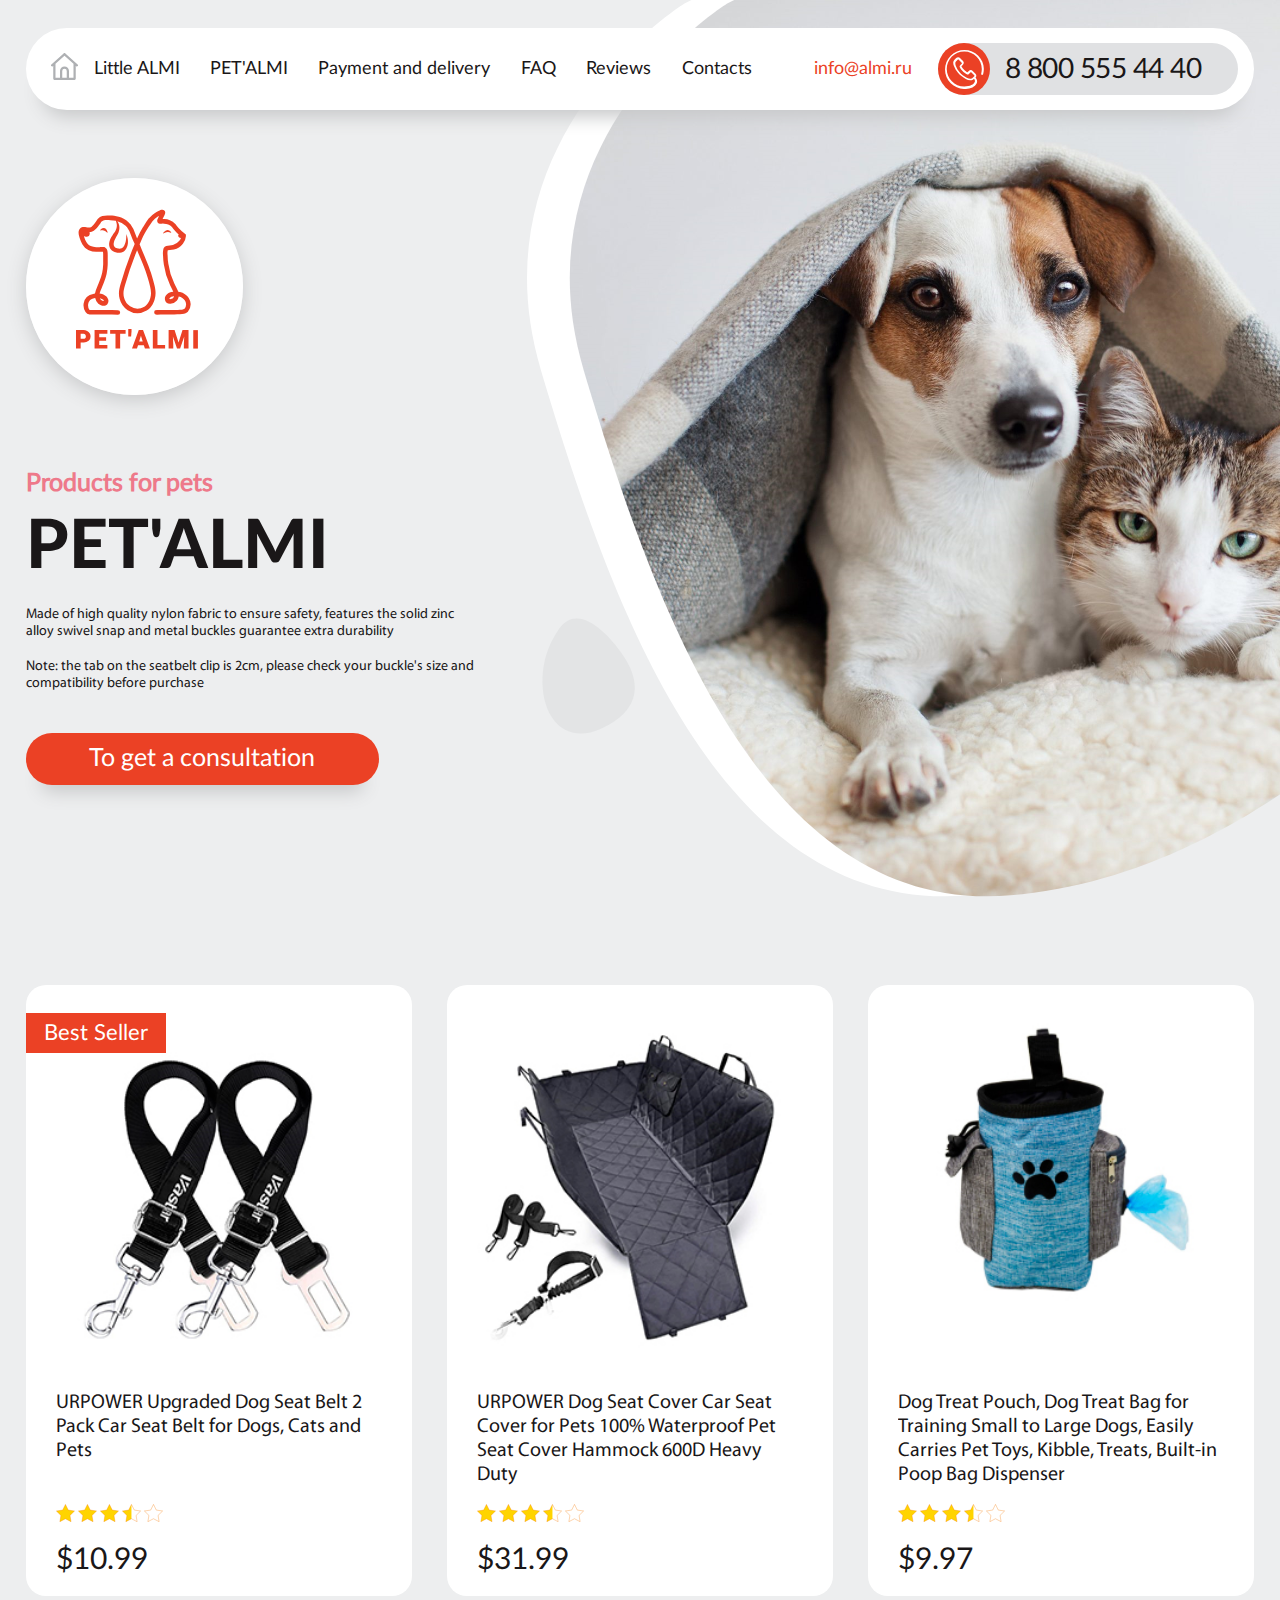
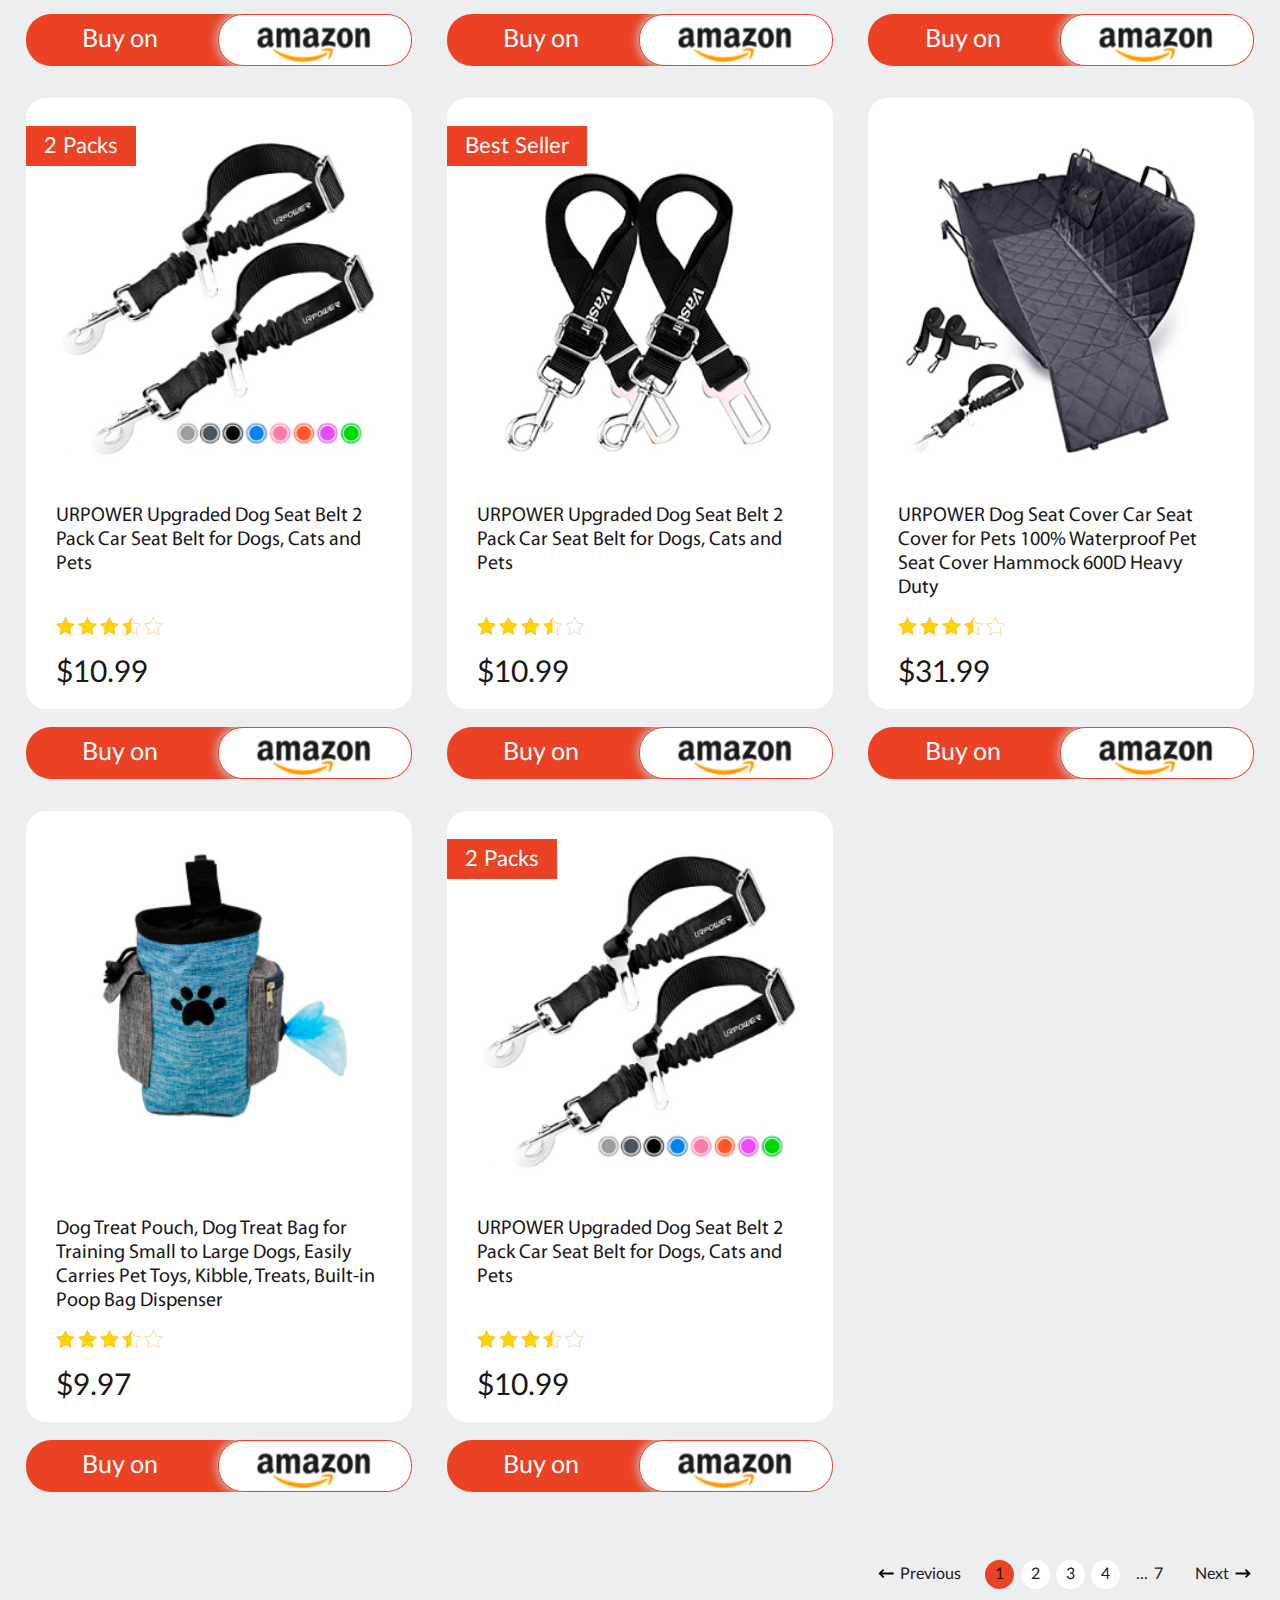
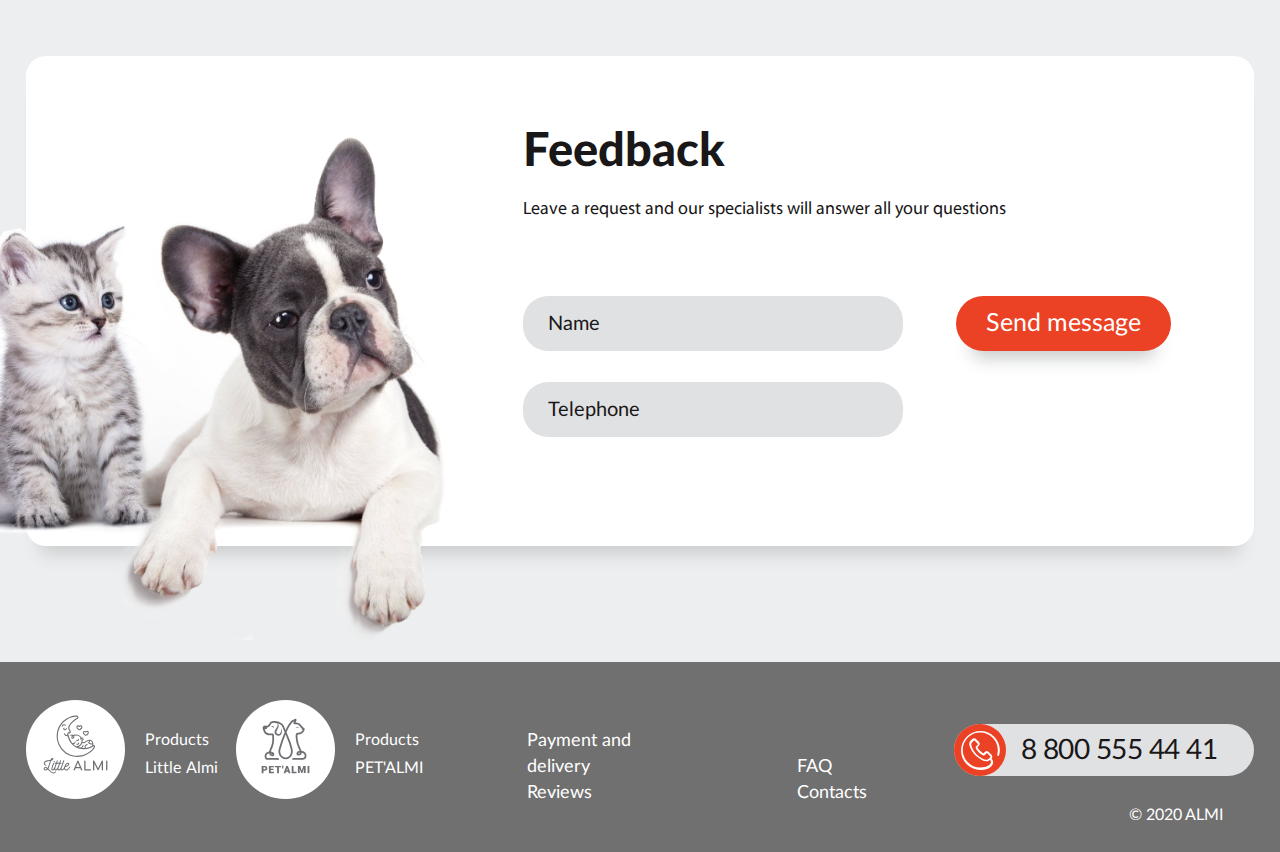
<file: Almi/index.html>
<!DOCTYPE html>
<html xmlns="http://www.w3.org/1999/xhtml" lang="zxx">

<head>
	<meta http-equiv="Content-Type" content="text/html; charset=utf-8">
    <meta name="viewport" content="minimum-scale=1.0, target-densitydpi=device-dpi, width=device-width, initial-scale=1.0, maximum-scale=1.0, user-scalable=no">
    <meta name="HandheldFriendly" content="true">
    <meta name="MobileOptimized" content="320">
    <title>Almi</title>
    <link rel="icon" href="favicon.ico" type="image/x-icon">
    <link rel="stylesheet" type="text/css" href="style.css">
</head>

<body>
    <div id="wrapper">
        <header id="header">
            <div class="large-decor-elem large-decor-elem__pet"> 
            </div>
            <div class="inner">
                <a href="#" class="burger-btn">
                    <div class="burger-btn__inner">
                        <span></span>
                    </div>
                </a>
                <div class="nav-panel clearfix">
                    <button class="close-btn abs close-menu-btn"></button>
                    <a href="https://asmi046.github.io/Almi/" class="home-link inb vT"></a>
                    <nav class="main-menu inb vT">
                        <ul>
                            <li><a href="Little-ALMI.html">Little ALMI</a></li>
                            <li><a href="https://asmi046.github.io/Almi/">PET'ALMI</a></li>
                            <li><a href="Payment-and-delivery.html">Payment and delivery</a></li>
                            <li><a href="FAQ.html">FAQ</a></li>
                            <li><a href="Reviews.html">Reviews</a></li>
                            <li><a href="Contacts.html">Contacts</a></li>
                        </ul>
                    </nav>
                    <div class="contacts-elem fright">
                        <a href="email:info@almi.ru" class="contacts-elem__email inb vT">info@almi.ru</a>

                        <div class="phone-box inb vT rL desktop">
                            <span>8 800 555 44 40</span>
                        </div>

                        <a href="tel:88005554441" class="phone-box inb vT rL mobil">
                            <span>8 800 555 44 40</span>
                        </a>
                    </div>

                </div>
                <div class="great-shadow"></div>
                <div class="logo__box logo__box-large">
                    <div class="logo__item">
                        <img src="image/pet-almi.svg" class="spacer" alt="Pet`almi logo">
                    </div>
                </div>
                <div class="header-content">
                    <h2>Products for pets</h2>
                    <h1>PET'ALMI</h1>
                    <p>
                        Made of high quality nylon fabric to ensure safety, features the solid zinc alloy swivel snap and metal buckles guarantee extra durability
                    </p>
                    <p>
                        Note: the tab on the seatbelt clip is 2cm, please check your buckle's size and compatibility before purchase
                    </p>
                    <a href="#" class="btn">To get a consultation</a>
                </div>
            </div>
        </header>
        <main class="main">
            <div class="inner">
                <div class="catalog rL hid">
                    <div class="row rL hid">

                        <div class="catalog__item__wr">
                            <div class="catalog__item">
                                <div class="birka">
                                    Best Seller
                                </div>
                                <div class="catalog__item__img cover" style="background-image: url(image/products-for-pets-1.jpg)">
                                    <img src="img/catalog__item__img-spacer.png" alt="" class="spacer">
                                </div>
                                <p>
                                    URPOWER Upgraded Dog Seat Belt 2 Pack Car Seat Belt for Dogs, Cats and Pets
                                </p>
                                <ul class="star-track">
                                    <li class="star-full star-track__item"></li>
                                    <li class="star-full star-track__item"></li>
                                    <li class="star-full star-track__item"></li>
                                    <li class="star-half star-track__item"></li>
                                    <li class="star-empty star-track__item"></li>
                                </ul>
                                <span class="catalog__item__price db">$10.99</span>
                                <div class="catalog__link-box">
                                    Buy on
                                    <a href="#" class="amazon-link"></a>
                                </div>
                            </div>

                        </div>

                        <div class="catalog__item__wr">
                            <div class="catalog__item">
                                <div class="catalog__item__img cover" style="background-image: url(image/products-for-pets-2.jpg)">
                                    <img src="img/catalog__item__img-spacer.png" alt="" class="spacer">
                                </div>
                                <p>
                                    URPOWER Dog Seat Cover Car Seat Cover for Pets 100% Waterproof Pet Seat Cover Hammock 600D Heavy Duty
                                </p>
                                <ul class="star-track">
                                    <li class="star-full star-track__item"></li>
                                    <li class="star-full star-track__item"></li>
                                    <li class="star-full star-track__item"></li>
                                    <li class="star-half star-track__item"></li>
                                    <li class="star-empty star-track__item"></li>
                                </ul>
                                <span class="catalog__item__price db">$31.99</span>
                                <div class="catalog__link-box">
                                    Buy on
                                    <a href="#" class="amazon-link"></a>
                                </div>
                            </div>

                        </div>

                        <div class="catalog__item__wr">
                            <div class="catalog__item">
                                <div class="catalog__item__img cover" style="background-image: url(image/products-for-pets-3.jpg)">
                                    <img src="img/catalog__item__img-spacer.png" alt="" class="spacer">
                                </div>
                                <p>
                                    Dog Treat Pouch, Dog Treat Bag for Training Small to Large Dogs, Easily Carries Pet Toys, Kibble, Treats, Built-in Poop Bag Dispenser
                                </p>
                                <ul class="star-track">
                                    <li class="star-full star-track__item"></li>
                                    <li class="star-full star-track__item"></li>
                                    <li class="star-full star-track__item"></li>
                                    <li class="star-half star-track__item"></li>
                                    <li class="star-empty star-track__item"></li>
                                </ul>
                                <span class="catalog__item__price db">$9.97</span>
                                <div class="catalog__link-box">
                                    Buy on
                                    <a href="#" class="amazon-link"></a>
                                </div>
                            </div>

                        </div>

                        <div class="catalog__item__wr">
                            <div class="catalog__item">
                                <div class="birka">
                                    2 Packs
                                </div>
                                <div class="catalog__item__img cover" style="background-image: url(image/products-for-pets-4.jpg)">
                                    <img src="img/catalog__item__img-spacer.png" alt="" class="spacer">
                                </div>
                                <p>
                                    URPOWER Upgraded Dog Seat Belt 2 Pack Car Seat Belt for Dogs, Cats and Pets
                                </p>
                                <ul class="star-track">
                                    <li class="star-full star-track__item"></li>
                                    <li class="star-full star-track__item"></li>
                                    <li class="star-full star-track__item"></li>
                                    <li class="star-half star-track__item"></li>
                                    <li class="star-empty star-track__item"></li>
                                </ul>
                                <span class="catalog__item__price db">$10.99</span>
                                <div class="catalog__link-box">
                                    Buy on
                                    <a href="#" class="amazon-link"></a>
                                </div>
                            </div>

                        </div>

                        <div class="catalog__item__wr">
                            <div class="catalog__item">
                                <div class="birka">
                                    Best Seller
                                </div>
                                <div class="catalog__item__img cover" style="background-image: url(image/products-for-pets-1.jpg)">
                                    <img src="img/catalog__item__img-spacer.png" alt="" class="spacer">
                                </div>
                                <p>
                                    URPOWER Upgraded Dog Seat Belt 2 Pack Car Seat Belt for Dogs, Cats and Pets
                                </p>
                                <ul class="star-track">
                                    <li class="star-full star-track__item"></li>
                                    <li class="star-full star-track__item"></li>
                                    <li class="star-full star-track__item"></li>
                                    <li class="star-half star-track__item"></li>
                                    <li class="star-empty star-track__item"></li>
                                </ul>
                                <span class="catalog__item__price db">$10.99</span>
                                <div class="catalog__link-box">
                                    Buy on
                                    <a href="#" class="amazon-link"></a>
                                </div>
                            </div>
                        </div>

                        <div class="catalog__item__wr">
                            <div class="catalog__item">
                                <div class="catalog__item__img cover" style="background-image: url(image/products-for-pets-2.jpg)">
                                    <img src="img/catalog__item__img-spacer.png" alt="" class="spacer">
                                </div>
                                <p>
                                    URPOWER Dog Seat Cover Car Seat Cover for Pets 100% Waterproof Pet Seat Cover Hammock 600D Heavy Duty
                                </p>
                                <ul class="star-track">
                                    <li class="star-full star-track__item"></li>
                                    <li class="star-full star-track__item"></li>
                                    <li class="star-full star-track__item"></li>
                                    <li class="star-half star-track__item"></li>
                                    <li class="star-empty star-track__item"></li>
                                </ul>
                                <span class="catalog__item__price db">$31.99</span>
                                <div class="catalog__link-box">
                                    Buy on
                                    <a href="#" class="amazon-link"></a>
                                </div>
                            </div>

                        </div>

                        <div class="catalog__item__wr">
                            <div class="catalog__item">
                                <div class="catalog__item__img cover" style="background-image: url(image/products-for-pets-3.jpg)">
                                    <img src="img/catalog__item__img-spacer.png" alt="" class="spacer">
                                </div>
                                <p>
                                    Dog Treat Pouch, Dog Treat Bag for Training Small to Large Dogs, Easily Carries Pet Toys, Kibble, Treats, Built-in Poop Bag Dispenser
                                </p>
                                <ul class="star-track">
                                    <li class="star-full star-track__item"></li>
                                    <li class="star-full star-track__item"></li>
                                    <li class="star-full star-track__item"></li>
                                    <li class="star-half star-track__item"></li>
                                    <li class="star-empty star-track__item"></li>
                                </ul>
                                <span class="catalog__item__price db">$9.97</span>
                                <div class="catalog__link-box">
                                    Buy on
                                    <a href="#" class="amazon-link"></a>
                                </div>
                            </div>
                        </div>

                        <div class="catalog__item__wr">
                            <div class="catalog__item">
                                <div class="birka">
                                    2 Packs
                                </div>
                                <div class="catalog__item__img cover" style="background-image: url(image/products-for-pets-4.jpg)">
                                    <img src="img/catalog__item__img-spacer.png" alt="" class="spacer">
                                </div>
                                <p>
                                    URPOWER Upgraded Dog Seat Belt 2 Pack Car Seat Belt for Dogs, Cats and Pets
                                </p>
                                <ul class="star-track">
                                    <li class="star-full star-track__item"></li>
                                    <li class="star-full star-track__item"></li>
                                    <li class="star-full star-track__item"></li>
                                    <li class="star-half star-track__item"></li>
                                    <li class="star-empty star-track__item"></li>
                                </ul>
                                <span class="catalog__item__price db">$10.99</span>
                                <div class="catalog__link-box">
                                    Buy on
                                    <a href="#" class="amazon-link"></a>
                                </div>
                            </div>

                        </div>

                    </div>
                </div>
                <div class="pagination clearfix">
                    <ul>
                        <li class="pagination__step pagination__prev">
                            <a href="#">
                                Previous
                            </a>
                        </li>
                        <li class="pagination__current pagination__circle"><span>1</span></li>
                        <li class="pagination__circle"><a href="#">2</a></li>
                        <li class="pagination__circle"><a href="#">3</a></li>
                        <li class="pagination__circle"><a href="#">4</a></li>
                        <li class="pagination__dots"><span>...</span></li>
                        <li class="pagination__last-page"><a href="#">7</a></li>
                        <li class="pagination__step pagination__next">
                            <a href="#">
                                Next
                            </a>
                        </li>
                    </ul>
                </div>
                <form class="feedback clearfix rL">  
                    <div class="form-contaner">
                        <h3 class="form-name">Feedback </h3>
                        <span class="form-text">
                            Leave a request and our specialists will answer all your questions
                        </span>
                        <div class="field-box rL">
                            <input type="text" class="inputbox" placeholder="Name">
                            <input type="tel" class="inputbox" placeholder="Telephone">
                            <input type="submit" class="btn" value="Send message">
                        </div>
                    </div>
                    <div class="feedback__decor feedback__decor__pets"> 
                        <img src="img/enimal.png" alt="pets" class="spacer">
                    </div>
                </form>
            </div>
            <div class="subfooter"></div>
        </main>
    </div>
    <footer id="footer">
        <div class="inner clearfix">
            <div class="brend-link-box clearfix">
                <div class="brend-link_wr">
                    <div class="brend-link tb">
                        <span class="brend-link__logo tbc vM">
                            <img src="image/Little_Almi-logo-footer.svg" alt="Little_Almi footer logo">
                        </span>
                        <a href="#" class="brend-link__text tbc vM">
                            Products Little Almi
                        </a>
                    </div>
                </div>
                <div class="brend-link_wr">
                    <div class="brend-link tb">
                        <span class="brend-link__logo tbc vM">
                            <img src="image/PET'ALMI-logo-footer.svg" alt="PET'ALMI footer logo">
                        </span>
                        <a href="#" class="brend-link__text tbc vM">
                            Products PET'ALMI
                        </a>
                    </div>
                </div>
            </div>
            <div class="contacts-elem fright">
                <div class="phone-box inb vT rL desktop">
                    <span>8 800 555 44 41</span>
                </div>

                <a href="tel:+88005554441" class="phone-box inb vT rL mobil">
                    <span>8 800 555 44 41</span>
                </a>
            </div>
            <nav class="footer-menu rL hid">
                <ul>
                    <li><a href="#">Payment and delivery</a></li>
                    <li><a href="#">FAQ</a></li>
                    <li><a href="#">Reviews</a></li>
                    <li><a href="#">Contacts</a></li>
                </ul>
            </nav>
            <span class="db copyright">
                © 2020 ALMI
            </span>
        </div>
    </footer>

    <script src="js/html5.js"></script>
    <script src="js/jquery-1.12.1.js"></script>
    <script src="js/jquery.fancybox.min.js"></script>
    <script src="js/script.js"></script>

</body></html>
</file>
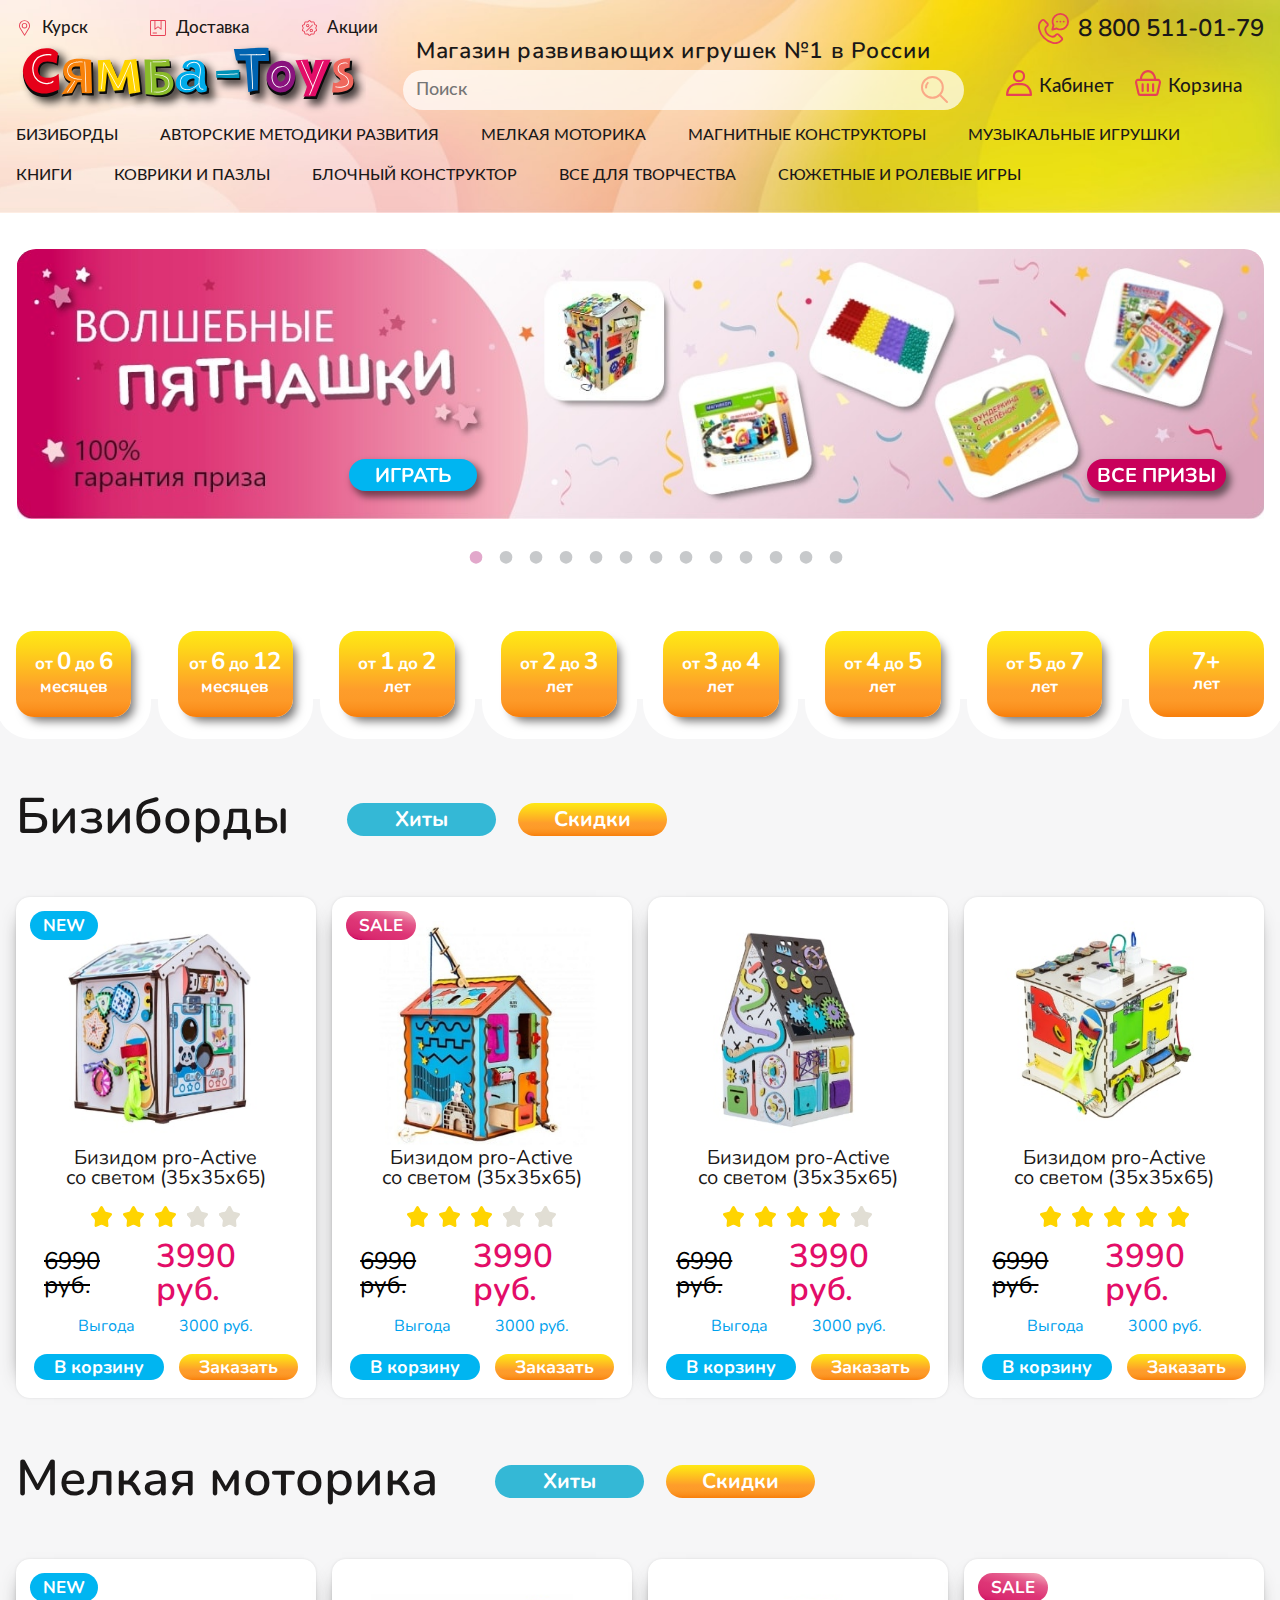
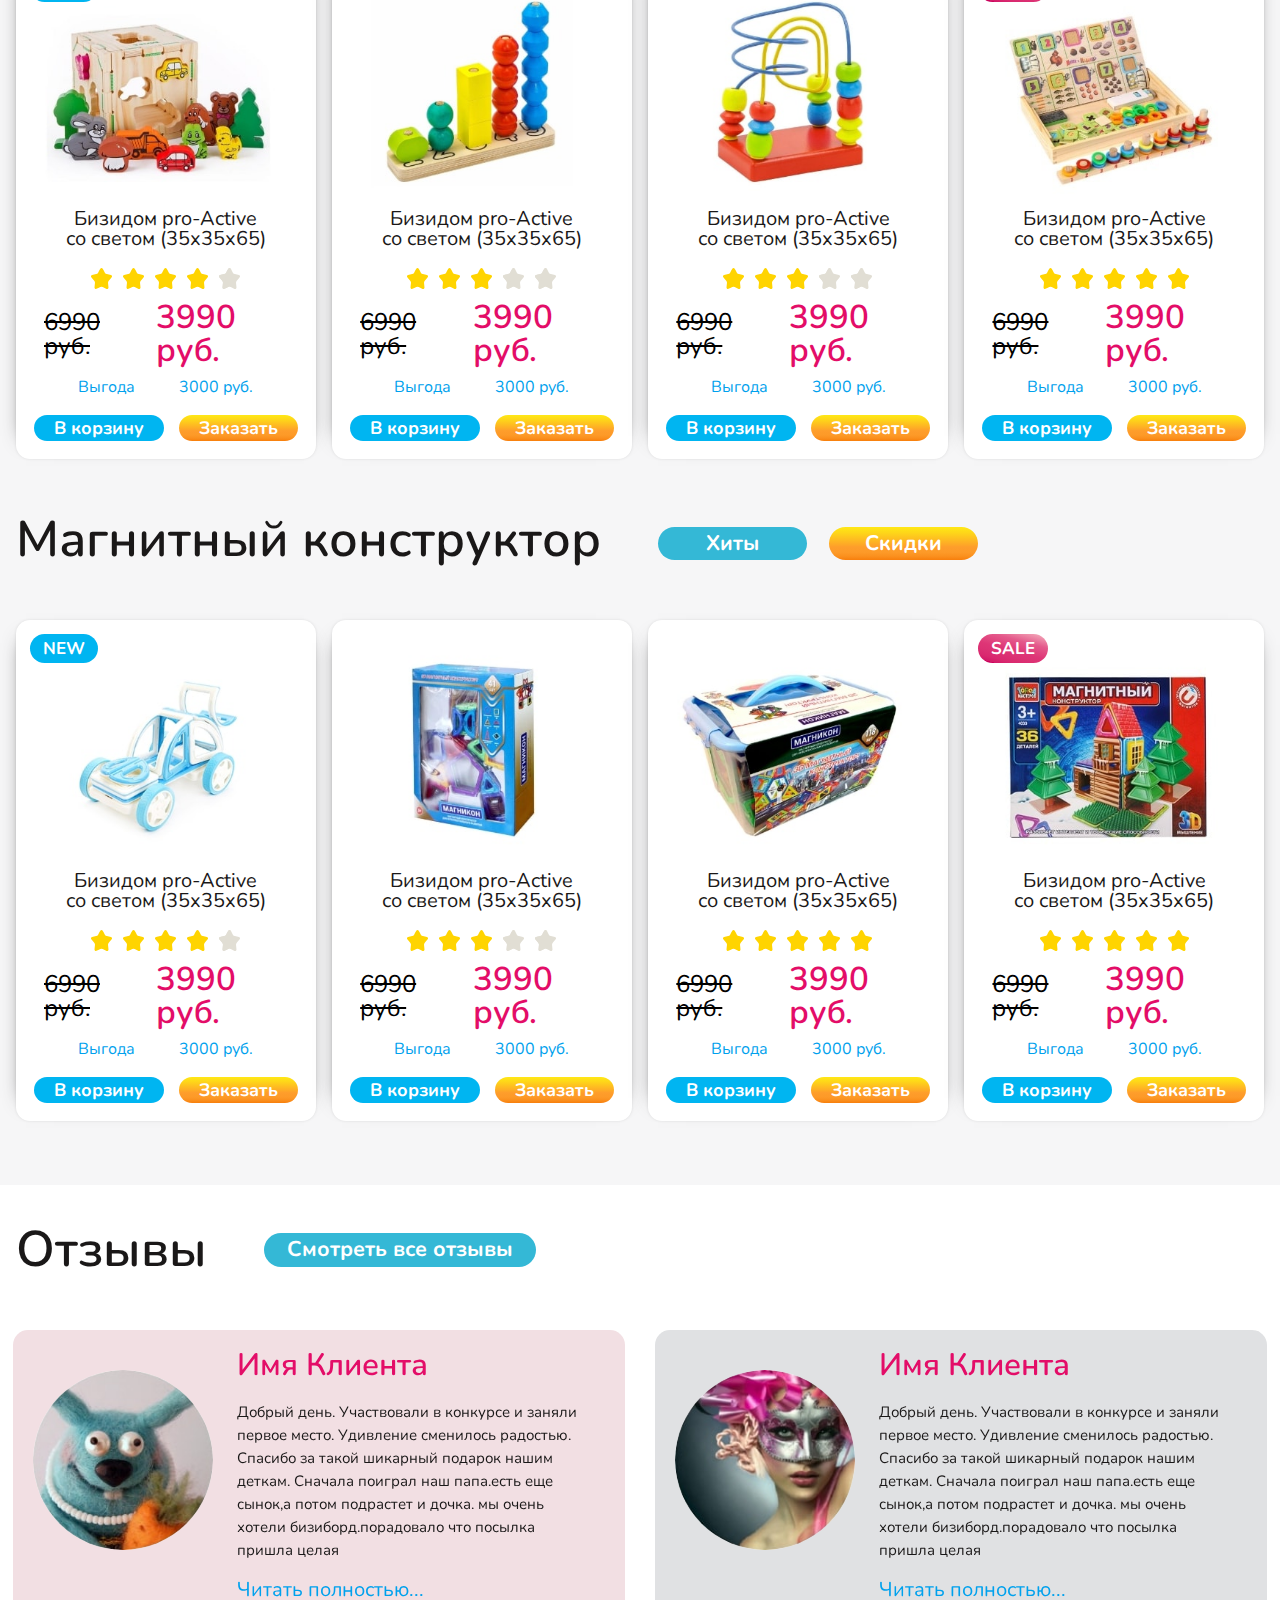
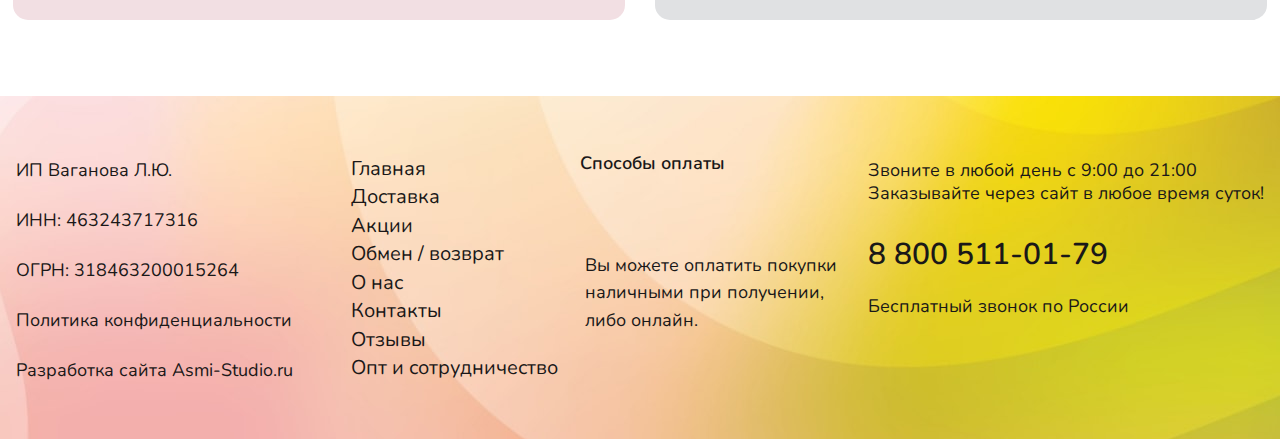
<file: elisymba/index.html>
<!DOCTYPE html>
<html lang="ru">
	<head>
		<title>Syamba Toys</title>
		<meta charset="UTF-8">
		<meta name="description" content="Startup HTML template OptimizedHTML 5">
		<meta name="format-detection" content="telephone=no">
		<link rel="icon" href="img/favicon.png">
  		<meta property="og:image" content="img/@1x/preview.jpg">
      
      <link href="https://fonts.googleapis.com/css2?family=Nunito:wght@400;600;700;800;900&display=swap" rel="stylesheet">
      <link rel="stylesheet" href="css/slick.css">
      <link rel="stylesheet" href="css/style.css">
         
		<!-- Фавикон был-->
		<link rel="shortcut icon" href="favicon.ico">
		<!-- <meta name="robots" content="noindex, nofollow"> -->
		<!-- Bootstrap Адаптив был-->
		<!-- <meta name="viewport" content="width=device-width, initial-scale=1.0, maximum-scale=1.0, user-scalable=0"> -->
		<meta name="viewport" content="width=device-width, initial-scale=1.0">
	</head>
	<body>
		<div class="wrapper">
			<header id="header" class="header">
	<div class="container">
		<div class="header__row">
		<!-- Обертка Всей Шапки -->
      <div class="header-top">
				
				<div class="header-top__menu-contact">
      	<!-- Блок Иконок: Курск-Доставка-Акции -->
        <div class="header-top__menu ul-clean">
          <a href="#" class="header-top-icon header-top__map">Курск</a>
          <a href="#" class="header-top-icon header-top__delivery">Доставка</a>
          <a href="#" class="header-top-icon header-top__actions">Акции</a>
		</div>

        <!-- Телефон -->
        <a href="tel:88005110179" class="header-phone">8 800 511-01-79</a>

        </div>
      
      <!-- Блок Логотипа и Меню -->
      <div class="header-middle">
        <!-- Блок logo -->
        <div class="header-block-logo">
         <a href="#" class="header-block-logo__svg"></a>
        </div>
        
        <!-- Блок Заголовка и Форма поиска -->
        <div class="header-search">
          <!-- Блок Заголовка -->
          <div class="header-title">
            <h1 class="header-title__text">
              Магазин развивающих игрушек №1 в России
            </h1>
          </div>

          <!-- Форма поиска -->
          <form role="search" method="get" id="searchform" action="<?php echo home_url( '/' ) ?>">
            <input type="text" value="" placeholder="Поиск" name="s" id="s" />
            <!-- <input type="submit" id="searchsubmit" class="searchsubmit" value="" /> -->
            <a href="#" class="sub-search"></a>
          </form>
        </div>
        
        <!-- Блок Кабинет Корзина -->
        <div class="header-user">
          <a href="#" class="header-user__btn header-user__user">Кабинет</a>
          <a href="#" class="header-user__btn header-user__cart">Корзина</a>
        </div>
      </div>
      
      <!-- Меню Основное -->
      <nav class="main-menu">
        <ul class="menu ul-clean d-flex">
          <li><a href="#">Бизиборды</a></li>
          <li><a href="#">Авторские методики развития</a></li>
          <li><a href="#">Мелкая моторика</a></li>
          <li><a href="#">Магнитные конструкторы</a></li>
          <li><a href="#">Музыкальные игрушки</a></li>
          <li><a href="#">Книги</a></li>
          <li><a href="#">Коврики и пазлы</a></li>
          <li><a href="#">Блочный конструктор</a></li>
          <li><a href="#">Все для творчества</a></li>
          <li><a href="#">Сюжетные и ролевые игры</a></li>
        </ul>
      </nav>
		</div>
	</div>
</header>

	<!-- Slider  -->
  <div class="main-bnr">
    <div class="container">
       <!-- Sl-1 -->
      <div class="main-bnr__item">
        <picture>
          <img src="./img/bnr-1-min.jpg" alt="">
        </picture>
        <div class="btn-wrap">
          <a href="#" class="button bg-blue">Играть</a>
          <a href="#" class="button bg-pink">Все призы</a>
        </div>
      </div>
        <!-- Sl-2 -->
      <div class="main-bnr__item">
        <picture>
          <img src="./img/bnr-1-min.jpg" alt="">
        </picture>
        <div class="btn-wrap">
          <a href="#" class="button bg-blue">Играть</a>
          <a href="#" class="button bg-pink">Все призы</a>
        </div>
      </div>
        <!-- Sl-3 -->
      <div class="main-bnr__item">
        <picture>
          <img src="./img/bnr-1-min.jpg" alt="">
        </picture>
        <div class="btn-wrap">
          <a href="#" class="button bg-blue">Играть</a>
          <a href="#" class="button bg-pink">Все призы</a>
        </div>
      </div>
        <!-- Sl-4 -->
      <div class="main-bnr__item">
        <picture>
          <img src="./img/bnr-1-min.jpg" alt="">
        </picture>
        <div class="btn-wrap">
          <a href="#" class="button bg-blue">Играть</a>
          <a href="#" class="button bg-pink">Все призы</a>
        </div>
      </div>
        <!-- Sl-5 -->
      <div class="main-bnr__item">
        <picture>
          <img src="./img/bnr-1-min.jpg" alt="">
        </picture>  
        <div class="btn-wrap">
          <a href="#" class="button bg-blue">Играть</a>
          <a href="#" class="button bg-pink">Все призы</a>
        </div>
      </div>
        <!-- Sl-6 -->
      <div class="main-bnr__item">
        <picture>
          <img src="./img/bnr-1-min.jpg" alt="">
        </picture>
        <div class="btn-wrap">
          <a href="#" class="button bg-blue">Играть</a>
          <a href="#" class="button bg-pink">Все призы</a>
        </div>
      </div>
        <!-- Sl-7 -->
      <div class="main-bnr__item">
        <picture>
          <img src="./img/bnr-1-min.jpg" alt="">
        </picture>
        <div class="btn-wrap">
          <a href="#" class="button bg-blue">Играть</a>
          <a href="#" class="button bg-pink">Все призы</a>
        </div>
      </div>
        <!-- Sl-8 -->
      <div class="main-bnr__item">
        <picture>
          <img src="./img/bnr-1-min.jpg" alt="">
        </picture>
        <div class="btn-wrap">
          <a href="#" class="button bg-blue">Играть</a>
          <a href="#" class="button bg-pink">Все призы</a>
        </div>
      </div>
        <!-- Sl-9 -->
      <div class="main-bnr__item">
        <picture>
          <img src="./img/bnr-1-min.jpg" alt="">
        </picture>
        <div class="btn-wrap">
          <a href="#" class="button bg-blue">Играть</a>
          <a href="#" class="button bg-pink">Все призы</a>
        </div>
      </div>
        <!-- Sl-10 -->
      <div class="main-bnr__item">
        <picture>
          <img src="./img/bnr-1-min.jpg" alt="">
        </picture>
        <div class="btn-wrap">
          <a href="#" class="button bg-blue">Играть</a>
          <a href="#" class="button bg-pink">Все призы</a>
        </div>
      </div>
        <!-- Sl-11 -->
      <div class="main-bnr__item">
        <picture>
          <img src="./img/bnr-1-min.jpg" alt="">
        </picture>
        <div class="btn-wrap">
          <a href="#" class="button bg-blue">Играть</a>
          <a href="#" class="button bg-pink">Все призы</a>
        </div>
      </div>
        <!-- Sl-12 -->
      <div class="main-bnr__item">
        <picture>
         <img src="./img/bnr-1-min.jpg" alt="">
        </picture>
        <div class="btn-wrap">
          <a href="#" class="button bg-blue">Играть</a>
          <a href="#" class="button bg-pink">Все призы</a>
        </div>
      </div>
        <!-- Sl-13 -->
      <div class="main-bnr__item">
        <picture>
         <img src="./img/bnr-1-min.jpg" alt="">
        </picture>
        <div class="btn-wrap">
          <a href="#" class="button bg-blue">Играть</a>
          <a href="#" class="button bg-pink">Все призы</a>
        </div>
      </div>

    </div>
  </div>
  <!-- Slider End -->

	<!-- Возрастное Меню -->
  <section class="choice-age">
    <div class="container">
      <!-- Общий Блок кнопок -->
<div class="choice-age-block">
        <!-- Кн-1 -->
      <div class="choice-age__item">
        <div class="choice-age__item-text"><span>от</span> 0 <span>до</span> 6 <span>месяцев</span></div>
      </div>
        <!-- Кн-2 -->
      <div class="choice-age__item">
        <div class="choice-age__item-text"><span>от</span> 6 <span>до</span> 12 <span>месяцев</span></div>
      </div>
        <!-- Кн-3 -->
      <div class="choice-age__item">
        <div class="choice-age__item-text"><span>от</span> 1 <span>до</span> 2 <br> <span>лет</span></div>
      </div>
        <!-- Кн-4 -->
      <div class="choice-age__item">
        <div class="choice-age__item-text"><span>от</span> 2 <span>до</span> 3 <br> <span>лет</span></div>
      </div>
        <!-- Кн-5 -->
      <div class="choice-age__item">
        <div class="choice-age__item-text"><span>от</span> 3 <span>до</span> 4 <br> <span>лет</span></div>
      </div>
        <!-- Кн-6 -->
      <div class="choice-age__item">
        <div class="choice-age__item-text"><span>от</span> 4 <span>до</span> 5 <br> <span>лет</span></div>
      </div>
        <!-- Кн-7 -->
      <div class="choice-age__item">
        <div class="choice-age__item-text"><span>от</span> 5 <span>до</span> 7 <br><span>лет</span></div>
      </div>
        <!-- Кн-8 -->
      <div class="choice-age__item">
        <div class="choice-age__item-text choice-age__item-text_box-none">7+<br><span>лет</span></div>
      </div>
  </div>
      <!-- Общий Блок кнопок End-->
    </div>
  </section>
  <!-- Возрастное Меню End -->

  <!-- Секция Карточки Товаров -->
  <section class="main-products">
    <div class="container">
      <!-- Бизиборды -->
      <div class="section-header">
        <h2 class="section-title">Бизиборды</h2>
        <div class = "section-header_button_wrapper">
          <a href="#" class="button bg-dark-blue">Хиты</a>
          <a href="#" class="button bg-orange-bg">Скидки</a>
        </div> 
      </div>
      <div class="product-wrapper">
          <!-- Product-1 -->
        <div class="product-loop">
          <div class="product-loop__info bg-blue-new">New</div>
          <picture>
            <img src="img/products/product-1-min.jpg" loading="lazy" alt="" width="341" height="309" class="product-loop__img">
          </picture>
          <a href="bizidom-svet.html" class="product-loop__title">Бизидом pro-Active <br> со светом (35х35х65)</a>
          <div class="product-loop__stars">
            <div class="product-loop__stars-item active"></div>
            <div class="product-loop__stars-item active"></div>
            <div class="product-loop__stars-item active"></div>
            <div class="product-loop__stars-item"></div>
            <div class="product-loop__stars-item"></div>
          </div>
          <div class="product-loop__price-wrap">
            <div class="product-loop__price product-loop__price-old"><span class = "price_cur">6990</span> руб.</div>
            <div class="product-loop__price product-loop__price-reg"><span class = "price_cur">3990</span> руб.</div>
          </div>
          <div class="product-loop__profit">Выгода <span><span class = "price_cur">3000</span> руб.</span></div>
          <div class="product-loop__btn">
            <a href="#" class="button bg-blue-biz">В корзину</a>
            <a href="#" class="button bg-orange">Заказать</a>
          </div>
        </div>
          <!-- Product-2 -->
        <div class="product-loop product-loop">
          <div class="product-loop__info bg-pink-sale">Sale</div>
          <picture>
            <img src="img/products/product-2-min.jpg" loading="lazy" alt="" width="341" height="309" class="product-loop__img">
          </picture>
          <a href="bizidom-svet.html" class="product-loop__title">Бизидом pro-Active <br> со светом (35х35х65)</a>
          <div class="product-loop__stars">
            <div class="product-loop__stars-item active"></div>
            <div class="product-loop__stars-item active"></div>
            <div class="product-loop__stars-item active"></div>
            <div class="product-loop__stars-item"></div>
            <div class="product-loop__stars-item"></div>
          </div>
          <div class="product-loop__price-wrap">
            <div class="product-loop__price product-loop__price-old"><span class = "price_cur">6990</span> руб.</div>
            <div class="product-loop__price product-loop__price-reg"><span class = "price_cur">3990</span> руб.</div>
          </div>
          <div class="product-loop__profit">Выгода <span><span class = "price_cur">3000</span> руб.</span></div>
          <div class="product-loop__btn">
            <a href="#" class="button bg-blue-biz">В корзину</a>
            <a href="#" class="button bg-orange">Заказать</a>
          </div>
        </div>
          <!-- Product-3 -->
        <div class="product-loop">
          <picture>
           <img src="img/products/product-3-min.jpg" loading="lazy" alt="" width="341" height="309" class="product-loop__img">
          </picture>
          <a href="bizidom-svet.html" class="product-loop__title">Бизидом pro-Active <br> со светом (35х35х65)</a>
          <div class="product-loop__stars">
            <div class="product-loop__stars-item active"></div>
            <div class="product-loop__stars-item active"></div>
            <div class="product-loop__stars-item active"></div>
            <div class="product-loop__stars-item active"></div>
            <div class="product-loop__stars-item"></div>
          </div>
          <div class="product-loop__price-wrap">
            <div class="product-loop__price product-loop__price-old"><span class = "price_cur">6990</span> руб.</div>
            <div class="product-loop__price product-loop__price-reg"><span class = "price_cur">3990</span> руб.</div>
          </div>
          <div class="product-loop__profit">Выгода <span><span class = "price_cur">3000</span> руб.</span></div>
          <div class="product-loop__btn">
            <a href="#" class="button bg-blue-biz">В корзину</a>
            <a href="#" class="button bg-orange">Заказать</a>
          </div>
        </div>

          <!-- Product-4 -->
        <div class="product-loop">
          <!-- <div class="product-loop__info bg-blue">New</div> -->
          <picture>
            <img src="img/products/product-4-min.jpg" loading="lazy" alt="" width="341" height="309" class="product-loop__img">
          </picture>
          <a href="bizidom-svet.html" class="product-loop__title">Бизидом pro-Active <br> со светом (35х35х65)</a>
          <div class="product-loop__stars">
            <div class="product-loop__stars-item active"></div>
            <div class="product-loop__stars-item active"></div>
            <div class="product-loop__stars-item active"></div>
            <div class="product-loop__stars-item active"></div>
            <div class="product-loop__stars-item active"></div>
          </div>
          <div class="product-loop__price-wrap">
            <div class="product-loop__price product-loop__price-old"><span class = "price_cur">6990</span> руб.</div>
            <div class="product-loop__price product-loop__price-reg"><span class = "price_cur">3990</span> руб.</div>
          </div>
          <div class="product-loop__profit">Выгода <span><span class = "price_cur">3000</span> руб.</span></div>
          <div class="product-loop__btn">
            <a href="#" class="button bg-blue-biz">В корзину</a>
            <a href="#" class="button bg-orange">Заказать</a>
          </div>
        </div>
      </div>

      <!-- Мелкая моторика -->
      <div class="section-header">
        <h2 class="section-title">Мелкая моторика</h2>
        <div class = "section-header_button_wrapper">
          <a href="#" class="button bg-dark-blue">Хиты</a>
          <a href="#" class="button bg-orange-bg">Скидки</a>
        </div>
      </div>
      <div class="product-wrapper">
        <!-- Mot-Product-1 -->
        <div class="product-loop">
          <div class="product-loop__info bg-blue-new">New</div>
          <picture>
            <img src="img/products/product-5-min.jpg" loading="lazy" alt="" width="341" height="309" class="product-loop__img">
          </picture>
          <a href="bizidom-svet.html" class="product-loop__title">Бизидом pro-Active <br> со светом (35х35х65)</a>
          <div class="product-loop__stars">
            <div class="product-loop__stars-item active"></div>
            <div class="product-loop__stars-item active"></div>
            <div class="product-loop__stars-item active"></div>
            <div class="product-loop__stars-item active"></div>
            <div class="product-loop__stars-item"></div>
          </div>
          <div class="product-loop__price-wrap">
            <div class="product-loop__price product-loop__price-old"><span class = "price_cur">6990</span> руб.</div>
            <div class="product-loop__price product-loop__price-reg"><span class = "price_cur">3990</span> руб.</div>
          </div>
          <div class="product-loop__profit">Выгода <span><span class = "price_cur">3000</span> руб.</span></div>
          <div class="product-loop__btn">
            <a href="#" class="button bg-blue-biz">В корзину</a>
            <a href="#" class="button bg-orange">Заказать</a>
          </div>
        </div>
          <!-- Mot-Product-2 -->
        <div class="product-loop">
          <!-- <div class="product-loop__info bg-blue">New</div> -->
          <picture>
            <img src="img/products/product-7-min.jpg" loading="lazy" alt="" width="341" height="309" class="product-loop__img">
          </picture>
          <a href="bizidom-svet.html" class="product-loop__title">Бизидом pro-Active <br> со светом (35х35х65)</a>
          <div class="product-loop__stars">
            <div class="product-loop__stars-item active"></div>
            <div class="product-loop__stars-item active"></div>
            <div class="product-loop__stars-item active"></div>
            <div class="product-loop__stars-item"></div>
            <div class="product-loop__stars-item"></div>
          </div>
          <div class="product-loop__price-wrap">
            <div class="product-loop__price product-loop__price-old"><span class = "price_cur">6990</span> руб.</div>
            <div class="product-loop__price product-loop__price-reg"><span class = "price_cur">3990</span> руб.</div>
          </div>
          <div class="product-loop__profit">Выгода <span><span class = "price_cur">3000</span> руб.</span></div>
          <div class="product-loop__btn">
            <a href="#" class="button bg-blue-biz">В корзину</a>
            <a href="#" class="button bg-orange">Заказать</a>
          </div>
        </div>
          <!-- Mot-Product-3 -->
        <div class="product-loop">
          <!-- <div class="product-loop__info bg-blue">New</div> -->
          <picture>
            <img src="img/products/product-8-min.jpg" loading="lazy" alt="" width="341" height="309" class="product-loop__img">
          </picture>
          <a href="bizidom-svet.html" class="product-loop__title">Бизидом pro-Active <br> со светом (35х35х65)</a>
          <div class="product-loop__stars">
            <div class="product-loop__stars-item active"></div>
            <div class="product-loop__stars-item active"></div>
            <div class="product-loop__stars-item active"></div>
            <div class="product-loop__stars-item"></div>
            <div class="product-loop__stars-item"></div>
          </div>
          <div class="product-loop__price-wrap">
            <div class="product-loop__price product-loop__price-old"><span class = "price_cur">6990</span> руб.</div>
            <div class="product-loop__price product-loop__price-reg"><span class = "price_cur">3990</span> руб.</div>
          </div>
          <div class="product-loop__profit">Выгода <span><span class = "price_cur">3000</span> руб.</span></div>
          <div class="product-loop__btn">
            <a href="#" class="button bg-blue-biz">В корзину</a>
            <a href="#" class="button bg-orange">Заказать</a>
          </div>
        </div>
          <!-- Mot-Product-4 -->
        <div class="product-loop">
          <div class="product-loop__info bg-pink-sale">Sale</div>
          <picture>
           <img src="img/products/product-6-min.jpg" loading="lazy" alt="" width="341" height="309" class="product-loop__img">
          </picture>
          <a href="bizidom-svet.html" class="product-loop__title">Бизидом pro-Active <br> со светом (35х35х65)</a>
          <div class="product-loop__stars">
            <div class="product-loop__stars-item active"></div>
            <div class="product-loop__stars-item active"></div>
            <div class="product-loop__stars-item active"></div>
            <div class="product-loop__stars-item active"></div>
            <div class="product-loop__stars-item active"></div>
          </div>
          <div class="product-loop__price-wrap">
            <div class="product-loop__price product-loop__price-old"><span class = "price_cur">6990</span> руб.</div>
            <div class="product-loop__price product-loop__price-reg"><span class = "price_cur">3990</span> руб.</div>
          </div>
          <div class="product-loop__profit">Выгода <span><span class = "price_cur">3000</span> руб.</span></div>
          <div class="product-loop__btn">
            <a href="#" class="button bg-blue-biz">В корзину</a>
            <a href="#" class="button bg-orange">Заказать</a>
          </div>
        </div>

        <!-- Магнитный конструктор -->
      </div>
      <div class="section-header">
        <h2 class="section-title">Магнитный конструктор</h2>
        <div class = "section-header_button_wrapper">
          <a href="#" class="button bg-dark-blue">Хиты</a>
          <a href="#" class="button bg-orange-bg">Скидки</a>
        </div>
      </div>
      <div class="product-wrapper">
          <!-- Konst-Product-1 -->
        <div class="product-loop">
          <div class="product-loop__info bg-blue-new">New</div>
          <picture>
            <img src="img/products/product-9-min.jpg" loading="lazy" alt="" width="341" height="309" class="product-loop__img">
          </picture>
          <a href="bizidom-svet.html" class="product-loop__title">Бизидом pro-Active <br> со светом (35х35х65)</a>
          <div class="product-loop__stars">
            <div class="product-loop__stars-item active"></div>
            <div class="product-loop__stars-item active"></div>
            <div class="product-loop__stars-item active"></div>
            <div class="product-loop__stars-item active"></div>
            <div class="product-loop__stars-item"></div>
          </div>
          <div class="product-loop__price-wrap">
            <div class="product-loop__price product-loop__price-old"><span class = "price_cur">6990</span> руб.</div>
            <div class="product-loop__price product-loop__price-reg"><span class = "price_cur">3990</span> руб.</div>
          </div>
          <div class="product-loop__profit">Выгода <span><span class = "price_cur">3000</span> руб.</span></div>
          <div class="product-loop__btn">
            <a href="#" class="button bg-blue-biz">В корзину</a>
            <a href="#" class="button bg-orange">Заказать</a>
          </div>
        </div>
          <!-- Konst-Product-2 -->
        <div class="product-loop">
          <!-- <div class="product-loop__info bg-blue">New</div> -->
          <picture>
           <img src="img/products/product-10-min.jpg" loading="lazy" alt="" width="341" height="309" class="product-loop__img">
          </picture>
          <a href="bizidom-svet.html" class="product-loop__title">Бизидом pro-Active <br> со светом (35х35х65)</a>
          <div class="product-loop__stars">
            <div class="product-loop__stars-item active"></div>
            <div class="product-loop__stars-item active"></div>
            <div class="product-loop__stars-item active"></div>
            <div class="product-loop__stars-item"></div>
            <div class="product-loop__stars-item"></div>
          </div>
          <div class="product-loop__price-wrap">
            <div class="product-loop__price product-loop__price-old"><span class = "price_cur">6990</span> руб.</div>
            <div class="product-loop__price product-loop__price-reg"><span class = "price_cur">3990</span> руб.</div>
          </div>
          <div class="product-loop__profit">Выгода <span><span class = "price_cur">3000</span> руб.</span></div>
          <div class="product-loop__btn">
            <a href="#" class="button bg-blue-biz">В корзину</a>
            <a href="#" class="button bg-orange">Заказать</a>
          </div>
        </div>
          <!-- Konst-Product-3 -->
        <div class="product-loop">
          <!-- <div class="product-loop__info bg-blue">New</div> -->
          <picture>
            <img src="img/products/product-11-min.jpg" loading="lazy" alt="" width="341" height="309" class="product-loop__img">
          </picture>
          <a href="bizidom-svet.html" class="product-loop__title">Бизидом pro-Active <br> со светом (35х35х65)</a>
          <div class="product-loop__stars">
            <div class="product-loop__stars-item active"></div>
            <div class="product-loop__stars-item active"></div>
            <div class="product-loop__stars-item active"></div>
            <div class="product-loop__stars-item active"></div>
            <div class="product-loop__stars-item active"></div>
          </div>
          <div class="product-loop__price-wrap">
            <div class="product-loop__price product-loop__price-old"><span class = "price_cur">6990</span> руб.</div>
            <div class="product-loop__price product-loop__price-reg"><span class = "price_cur">3990</span> руб.</div>
          </div>
          <div class="product-loop__profit">Выгода <span><span class = "price_cur">3000</span> руб.</span></div>
          <div class="product-loop__btn">
            <a href="#" class="button bg-blue-biz">В корзину</a>
            <a href="#" class="button bg-orange">Заказать</a>
          </div>
        </div>
          <!-- Konst-Product-4 -->
        <div class="product-loop">
          <div class="product-loop__info bg-pink-sale">Sale</div>
          <picture>
            <img src="img/products/product-12-min.jpg" loading="lazy" alt="" width="341" height="309" class="product-loop__img">
          </picture>
          <a href="bizidom-svet.html" class="product-loop__title">Бизидом pro-Active <br> со светом (35х35х65)</a>
          <div class="product-loop__stars">
            <div class="product-loop__stars-item active"></div>
            <div class="product-loop__stars-item active"></div>
            <div class="product-loop__stars-item active"></div>
            <div class="product-loop__stars-item active"></div>
            <div class="product-loop__stars-item active"></div>
          </div>
          <div class="product-loop__price-wrap">
            <div class="product-loop__price product-loop__price-old"><span class = "price_cur">6990</span> руб.</div>
            <div class="product-loop__price product-loop__price-reg"><span class = "price_cur">3990</span> руб.</div>
          </div>
          <div class="product-loop__profit">Выгода <span><span class = "price_cur">3000</span> руб.</span></div>
          <div class="product-loop__btn">
            <a href="#" class="button bg-blue-biz">В корзину</a>
            <a href="#" class="button bg-orange">Заказать</a>
          </div>
        </div>
      </div>
    </div>
  </section>
  <!-- Секция Карточки Товаров End -->

			<!-- Отзывы -->
  <section class="reviews">
    <div class="container">
        <!-- Блок Заголовка -->
      <div class="section-header">
        <h2 class="section-title">Отзывы</h2>
          <!-- Кнопка -->
          <div class = "section-header_button_wrapper">
            <a href="#" class="slider-footer__button">Смотреть все отзывы</a>
          </div>
      </div>
        <!-- Slider Footer -->
      <div class="reviews-slider">
          <!-- Slf-1 --> <!-- section-title --> 
        <div class="reviews-item">
          <div class="reviews-item__wrapper">
            <picture>
              <img class="reviews-item__photo" src="img/slider-footer/rew-1-min.jpg" loading="lazy" alt="" width="200" height="200">
            </picture>
            <div class="reviews-item__content">
              <div class="reviews-item__name">Имя Клиента</div>
              <div class="reviews-item__text">Добрый день. Участвовали в конкурсе и заняли первое место. Удивление сменилось радостью. Спасибо за такой шикарный подарок нашим деткам. Сначала поиграл наш папа.есть еще сынок,а потом подрастет и дочка. мы очень хотели бизиборд.порадовало что посылка пришла целая <!-- и быстро. Наша дружба с вами только начинается!!! --></div>
              <a href="#" class="reviews-item__link">Читать полностью...</a>
            </div>
          </div>
        </div>
        <!-- Slf-2 -->
        <div class="reviews-item">
          <div class="reviews-item__wrapper">
            <picture>
              <img class="reviews-item__photo" src="img/slider-footer/rew-2-min.jpg" loading="lazy" alt="" width="200" height="200">
            </picture>
            <div class="reviews-item__content">
              <div class="reviews-item__name">Имя Клиента</div>
              <div class="reviews-item__text">Добрый день. Участвовали в конкурсе и заняли первое место. Удивление сменилось радостью. Спасибо за такой шикарный подарок нашим деткам. Сначала поиграл наш папа.есть еще сынок,а потом подрастет и дочка. мы очень хотели бизиборд.порадовало что посылка пришла целая <!-- и быстро. Наша дружба с вами только начинается!!! --></div>
              <a href="#" class="reviews-item__link">Читать полностью...</a>
            </div>
          </div>
        </div>
        <!-- Slf-3 -->
        <div class="reviews-item">
          <div class="reviews-item__wrapper">
            <picture>
              <img class="reviews-item__photo" src="img/slider-footer/rew-1-min.jpg" loading="lazy" alt="" width="200" height="200">
            </picture>
            <div class="reviews-item__content">
              <div class="reviews-item__name">Имя Клиента</div>
              <div class="reviews-item__text">Добрый день. Участвовали в конкурсе и заняли первое место. Удивление сменилось радостью. Спасибо за такой шикарный подарок нашим деткам. Сначала поиграл наш папа.есть еще сынок,а потом подрастет и дочка. мы очень хотели бизиборд.порадовало что посылка пришла целая <!-- и быстро. Наша дружба с вами только начинается!!! --></div>
              <a href="#" class="reviews-item__link">Читать полностью...</a>
            </div>
          </div>
        </div>
      </div>
    </div>
  </section>
  <!-- Отзывы End -->

			<footer id="footer" class="footer">
	<div class='container'>
		<div class="footer__row">
		<div class="footer-block footer-block__req">
        <div class="footer-left-title">ИП Ваганова Л.Ю.</div>
        <div class="footer-left-title">ИНН: 463243717316</div>
        <div class="footer-left-title">ОГРН: 318463200015264</div>
        <div class="footer-left-title"><a href="#">Политика конфиденциальности</a></div>
        <div class="footer-left-title"><a href="#">Разработка сайта Asmi-Studio.ru</a></div>
      </div>
      <ul class="footer-block footer-menu ul-clean">
        <li><a href="#">Главная</a></li>
        <li><a href="#">Доставка</a></li>
        <li><a href="#">Акции</a></li>
        <li><a href="#">Обмен / возврат</a></li>
        <li><a href="#">О нас</a></li>
        <li><a href="#">Контакты</a></li>
        <li><a href="#">Отзывы</a></li>
        <li><a href="#">Опт и сотрудничество</a></li>
      </ul>
      <div class="footer-block footer-block__pay">
        <div class="footer-block__title">Способы оплаты</div>
        <p class="footer-block__subtitle">Вы можете оплатить покупки наличными при получении, <br> либо онлайн.</p>
      </div>
      <div class="footer-block footer-block__contacts">
        <p>Звоните в любой день с 9:00 до 21:00</p>
        <p>Заказывайте через сайт в любое время суток!</p>
        <a href="tel:88005110179" class="footer-phone">8 800 511-01-79</a>
        <p>Бесплатный звонок по России</p>
      </div>
		</div>
	</div>
</footer>

<!-- Бургер Меню -->
  <section class="burger-menu">
    <div class="container">
      <div class="burger-menu__row">
          <div class="icon nav-icon-5">
            <span></span>
            <span></span>
            <span></span>
          </div>
     
    <ul class="menu-bottom">
      <li><a href="#" class = "mobile_bottom_icon contact-svg"></a><span>Звонок</span></li>
      <li><a href="#" class = "mobile_bottom_icon cabnet-svg"></a><span>Кабинет</span></li>
      <li><a href="#" class = "mobile_bottom_icon search-svg"></a><span>Поиск</span></li>
      <li><a href="#" class = "mobile_bottom_icon basket-svg"></a><span>Корзина</span></li>
      <li><a href="#" class = "mobile_bottom_icon mobile_menu-svg"></a><span>Меню</span></li>
    </ul>

     </div>
    </div>

  </section>

		</div>
		<div class="popup">
	<div class="popup-table table">
		<div class="cell">
			<div class="popup-content">
				<div class="popup-close"></div>
				<div class="popup__title"></div>
				<div class="popup__txt"></div>
				<form action="#" class="popup-form form">
					<div class="form-input">
						<input autocomplete="off" type="text" name="form[]" data-value="" class="input" />
					</div>
					<div class="form-input">
						<input autocomplete="off" type="text" name="form[]" data-value="" class="input req email" />
					</div>
					<div class="form-input">
						<input autocomplete="off" type="text" name="form[]" data-value="" class="input req" />
					</div>
					<div class="form-button">
						<button type="submit" class="form__btn btn fw"></button>
					</div>
				</form>
			</div>
		</div>
	</div>
</div>
<div class="popup popup-video">
	<div class="popup-table table">
		<div class="cell">
			<div class="popup-close"></div>
			<div class="popup-video__value video"></div>
		</div>
	</div>
</div>

<script src="js/jquery-3.5.1.min.js"></script>
<script src="js/slick.min.js"></script>
<script src="js/custom.js"></script>

	</body>
</html>
</file>
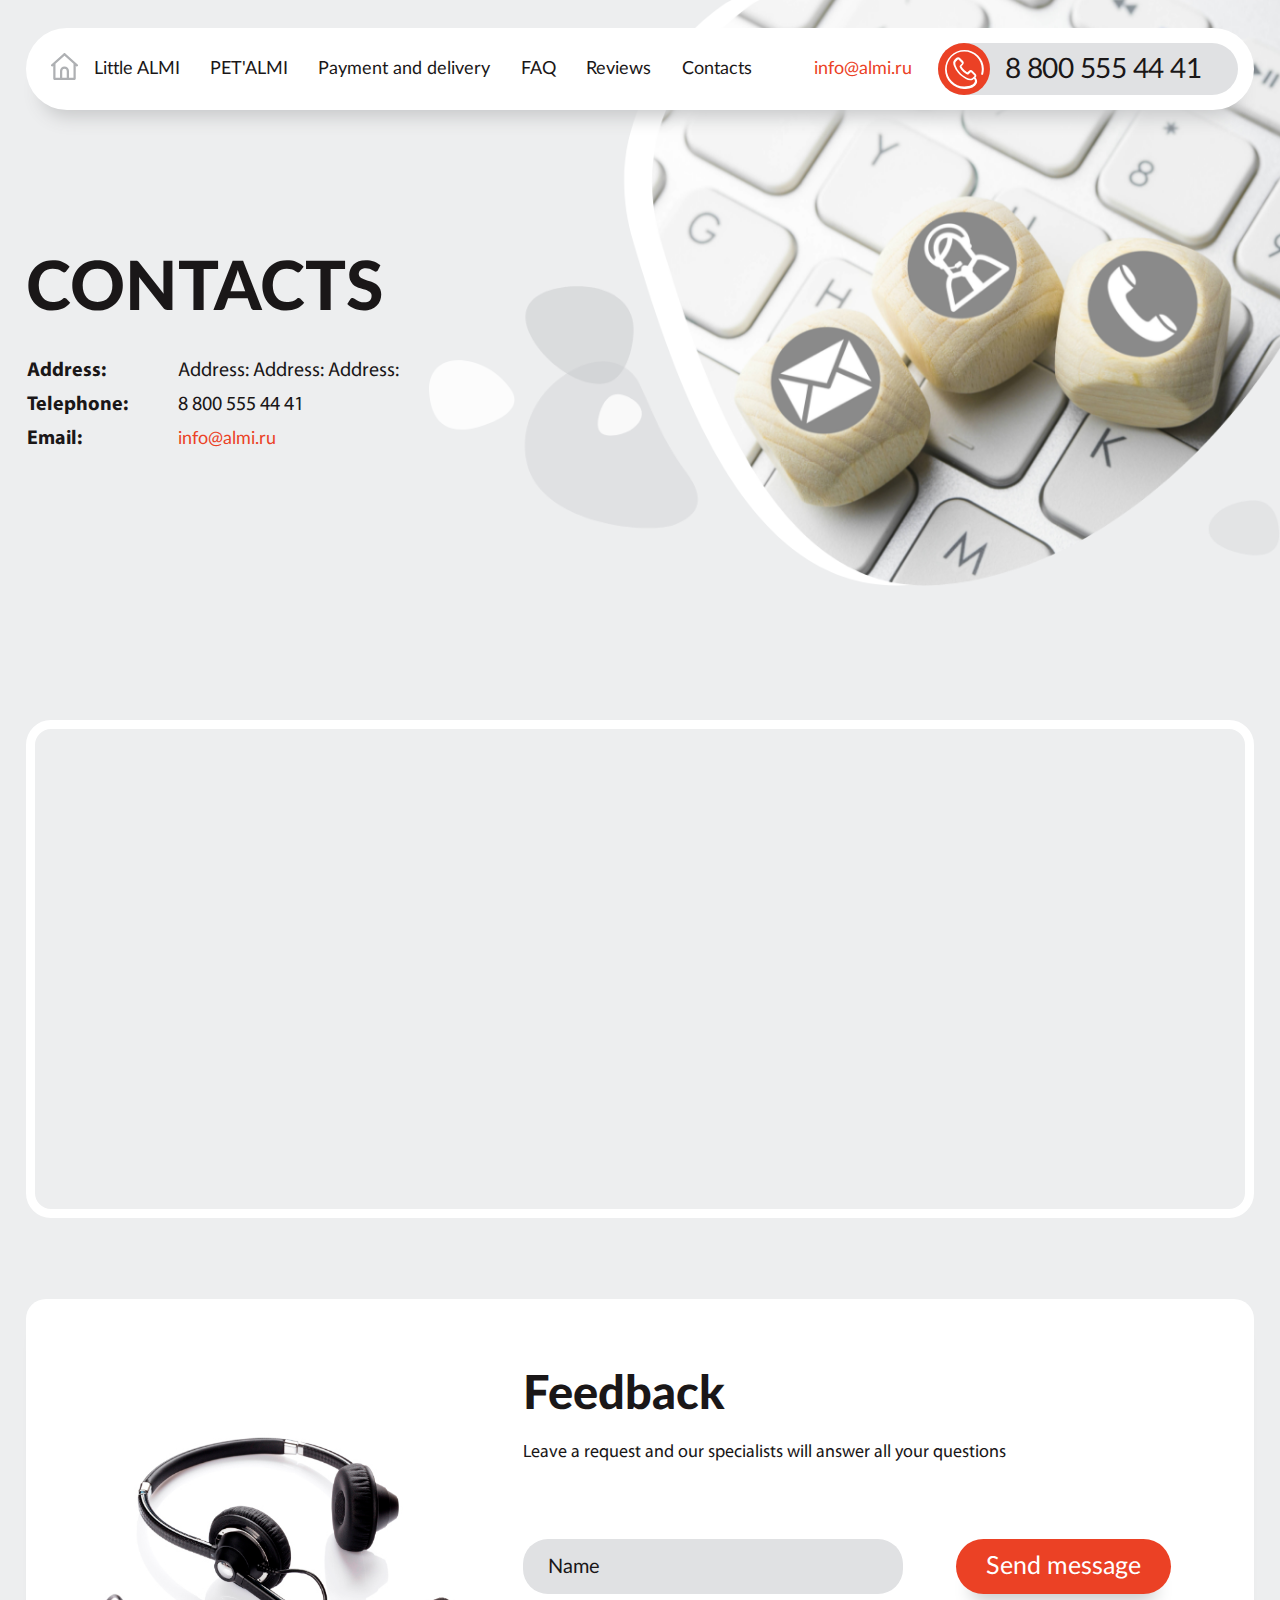
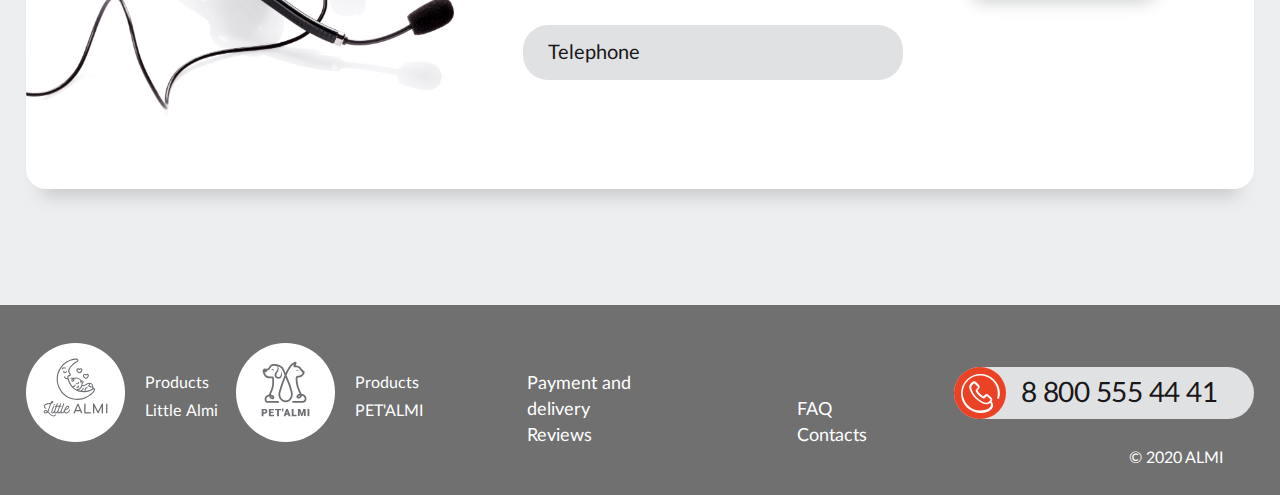
<file: Almi/Contacts.html>
<!DOCTYPE html>
<html xmlns="http://www.w3.org/1999/xhtml" lang="zxx">

<head>
    <meta http-equiv="Content-Type" content="text/html; charset=utf-8">
    <meta name="viewport" content="minimum-scale=1.0, target-densitydpi=device-dpi, width=device-width, initial-scale=1.0, maximum-scale=1.0, user-scalable=no">
    <meta name="HandheldFriendly" content="true">
    <meta name="MobileOptimized" content="320">
    <title>Almi</title>
    <link rel="icon" href="favicon.ico" type="image/x-icon">
    <link rel="stylesheet" type="text/css" href="style.css">
</head>

<body>
    <div id="wrapper" class="contacts-page">
        <header id="header">
            <div class="middle-decor-elem middle-decor-elem__contacts">
            </div>
            <div class="inner">
                <a href="#" class="burger-btn">
                    <div class="burger-btn__inner">
                        <span></span>
                    </div>
                </a>
                <div class="nav-panel clearfix">
                    <button class="close-btn abs close-menu-btn"></button>
                     <a href="https://asmi046.github.io/Almi/" class="home-link inb vT"></a>
                    <nav class="main-menu inb vT">
                        <ul>
                            <li><a href="Little-ALMI.html">Little ALMI</a></li>
                            <li><a href="https://asmi046.github.io/Almi/">PET'ALMI</a></li>
                            <li><a href="Payment-and-delivery.html">Payment and delivery</a></li>
                            <li><a href="FAQ.html">FAQ</a></li>
                            <li><a href="Reviews.html">Reviews</a></li>
                            <li><a href="Contacts.html">Contacts</a></li>
                        </ul>
                    </nav>
                    <div class="contacts-elem fright">
                        <a href="email:info@almi.ru" class="contacts-elem__email inb vT">info@almi.ru</a>

                        <div class="phone-box inb vT rL desktop">
                            <span>8 800 555 44 41</span>
                        </div>

                        <a href="tel:88005554441" class="phone-box inb vT rL mobil">
                            <span>8 800 555 44 41</span>
                        </a>
                    </div>

                </div>
                <div class="great-shadow"></div>
                <div class="header-content">
                    <h1>CONTACTS</h1>
                    <table class="contacts-table">
                        <tr>
                            <th>Address:</th>
                            <td>Address: Address: Address:</td>
                        </tr>
                        <tr>
                            <th>Telephone:</th>
                            <td>
                                <a href="tel:88005554441" class="mobil">8 800 555 44 41</a>
                                <span class="desktop">8 800 555 44 41</span>
                            </td>
                        </tr>
                        <tr>
                            <th>Email:</th>
                            <td><a href="email:info@almi.ru" class="link">info@almi.ru</a></td>
                        </tr>
                    </table>
                </div>
            </div>
        </header>
        <main class="main">
            <div class="inner">
                <div id="map"></div>
                <form class="feedback clearfix rL">
                    <div class="form-contaner">
                        <h3 class="form-name">Feedback </h3>
                        <span class="form-text">
                            Leave a request and our specialists will answer all your questions
                        </span>
                        <div class="field-box rL">
                            <input type="text" class="inputbox" placeholder="Name">
                            <input type="tel" class="inputbox" placeholder="Telephone">
                            <input type="submit" class="btn" value="Send message">
                        </div>
                    </div>
                    <div class="feedback__decor feedback__decor__headhpones">
                        <img src="img/headphones.png" alt="pets" class="spacer">
                    </div>
                </form>
            </div>
            <div class="subfooter"></div>
        </main>
    </div>
    <footer id="footer">
        <div class="inner clearfix">
            <div class="brend-link-box clearfix">
                <div class="brend-link_wr">
                    <div class="brend-link tb">
                        <span class="brend-link__logo tbc vM">
                            <img src="image/Little_Almi-logo-footer.svg" alt="Little_Almi footer logo">
                        </span>
                        <a href="#" class="brend-link__text tbc vM">
                            Products Little Almi
                        </a>
                    </div>
                </div>
                <div class="brend-link_wr">
                    <div class="brend-link tb">
                        <span class="brend-link__logo tbc vM">
                            <img src="image/PET'ALMI-logo-footer.svg" alt="PET'ALMI footer logo">
                        </span>
                        <a href="#" class="brend-link__text tbc vM">
                            Products PET'ALMI
                        </a>
                    </div>
                </div>
            </div>
            <div class="contacts-elem fright">
                <div class="phone-box inb vT rL desktop">
                    <span>8 800 555 44 41</span>
                </div>

                <a href="tel:+88005554441" class="phone-box inb vT rL mobil">
                    <span>8 800 555 44 41</span>
                </a>
            </div>
            <nav class="footer-menu rL hid">
                <ul>
                    <li><a href="#">Payment and delivery</a></li>
                    <li><a href="#">FAQ</a></li>
                    <li><a href="#">Reviews</a></li>
                    <li><a href="#">Contacts</a></li>
                </ul>
            </nav>
            <span class="db copyright">
                © 2020 ALMI
            </span>
        </div>
    </footer>

    <script src="js/html5.js"></script>
    <script src="js/jquery-1.12.1.js"></script>
    <script src="js/jquery.fancybox.min.js"></script>
    <script src="js/script.js"></script>
    
    <script src="//api-maps.yandex.ru/2.0/?load=package.standard,package.geoObjects&lang=ru-RU" type="text/javascript"></script>
    
    <script>
        ymaps.ready(init);

        function init() {
            var myMap = new ymaps.Map("map", {
                center: [51.765225, 36.180337],
                zoom: 16
            });

            myMap.controls.add('zoomControl', {
                size: "large"
            });

            myPlacemark1 = new ymaps.Placemark([51.764892, 36.183148], {
                // Свойства. 
                hintContent: '<div class="map-hint">Главный корпус</div>',
                balloonContent: '<div class="map-hint">Главный корпус <span class="db">ФГБОУ ВО Курская ГСХА</span></div>',
            }, {
                iconImageHref: '/bitrix/templates/academy/img/map-marker.svg',
                // Размеры метки.
                iconImageSize: [36, 55],
                iconImageOffset: [-18, -26]
            });

            myPlacemark2 = new ymaps.Placemark([51.766103, 36.178707], {
                // Свойства.
                hintContent: '<div class="map-hint">Инженерный факультет</div>',
                balloonContent: '<div class="map-hint">Корпус инженерного факультета <span class="db">ФГБОУ ВО Курская ГСХА</span></div>',
            }, {
                iconImageHref: '/bitrix/templates/academy/img/map-marker.svg',
                // Размеры метки.
                iconImageSize: [36, 55],
                iconImageOffset: [-18, -26]
            });

            myMap.geoObjects
                .add(myPlacemark1)
                .add(myPlacemark2)
        }
    </script>

</body></html>
</file>
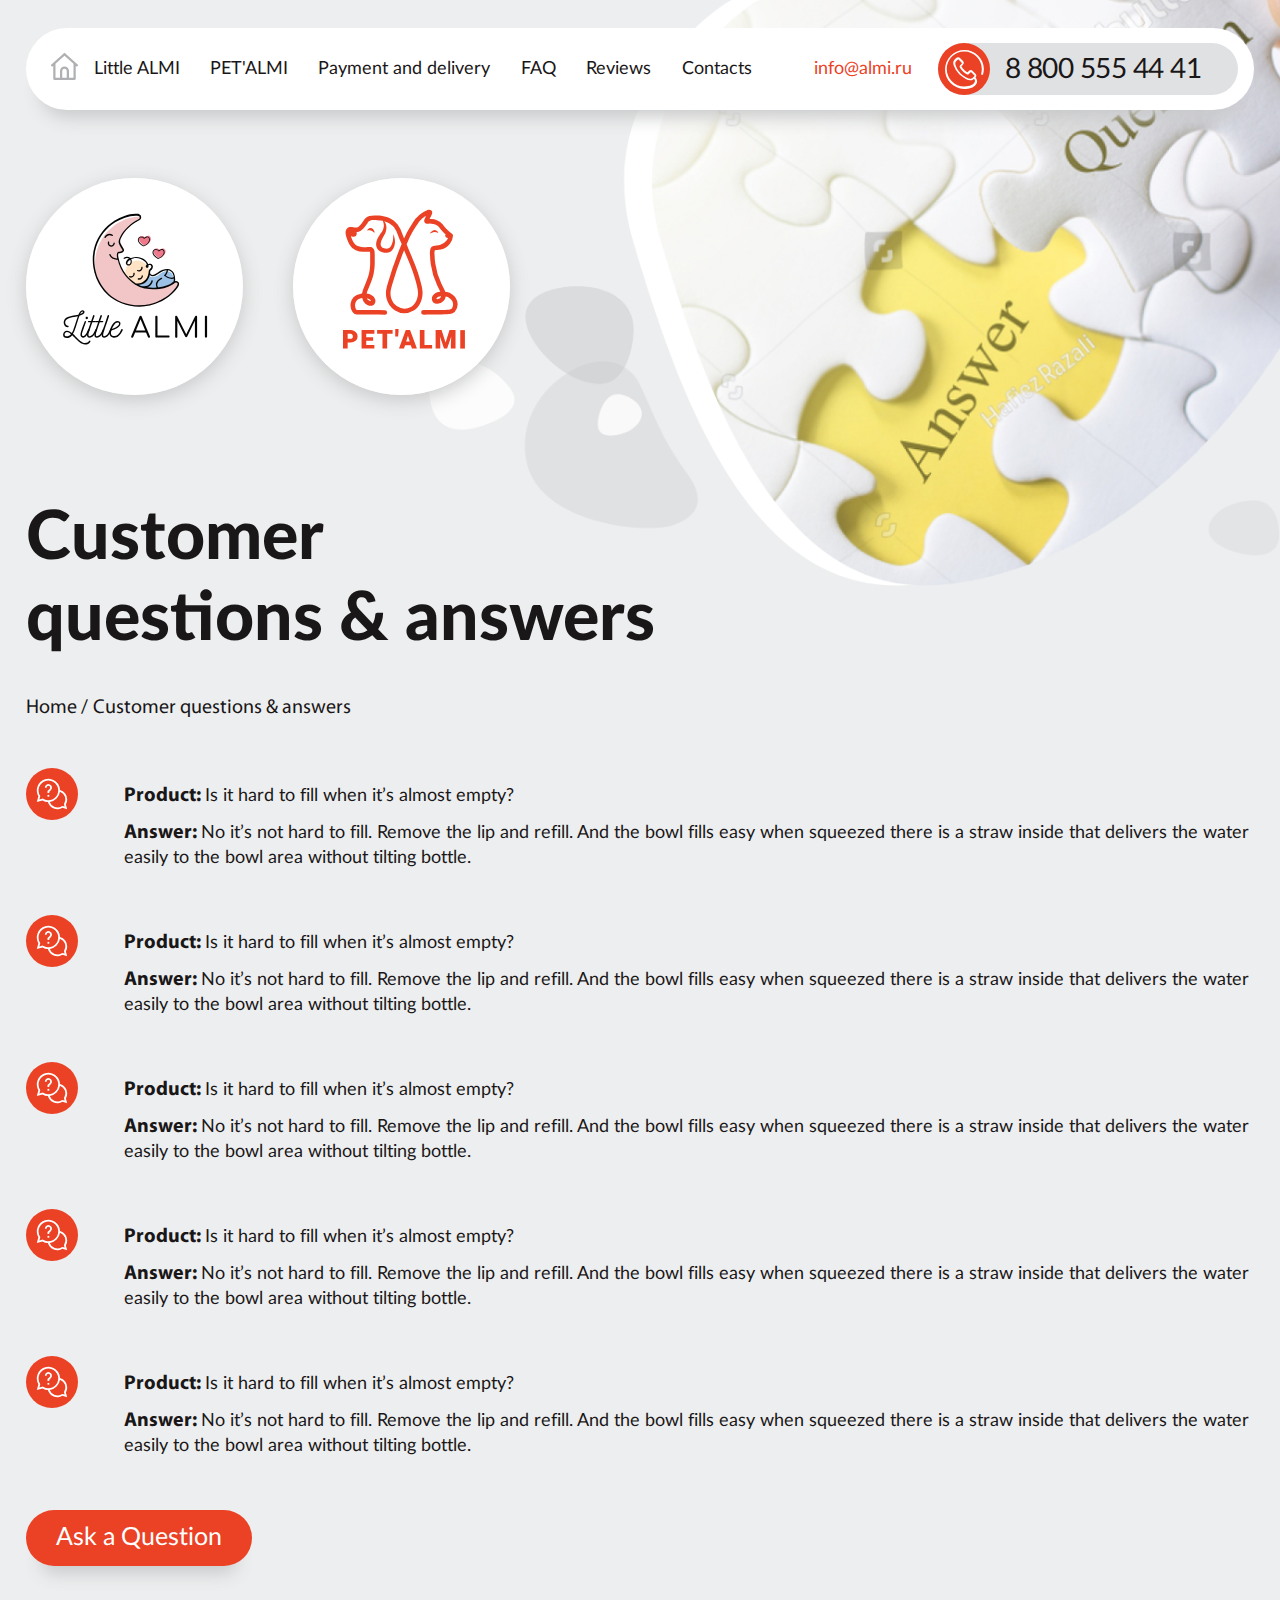
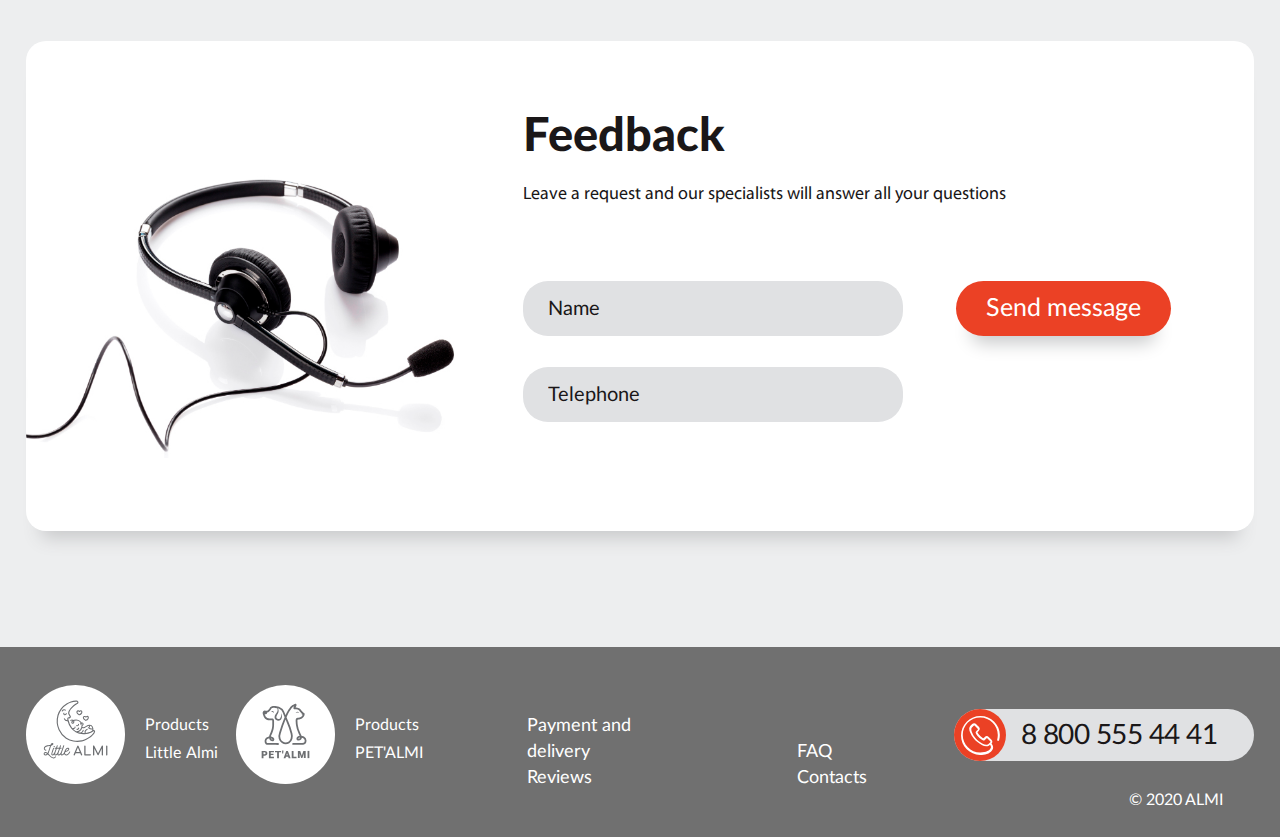
<file: Almi/FAQ.html>
<!DOCTYPE html>
<html xmlns="http://www.w3.org/1999/xhtml" lang="zxx">

<head>
    <meta http-equiv="Content-Type" content="text/html; charset=utf-8">
    <meta name="viewport" content="minimum-scale=1.0, target-densitydpi=device-dpi, width=device-width, initial-scale=1.0, maximum-scale=1.0, user-scalable=no">
    <meta name="HandheldFriendly" content="true">
    <meta name="MobileOptimized" content="320">
    <title>Almi</title>
    <link rel="icon" href="favicon.ico" type="image/x-icon">
    <link rel="stylesheet" type="text/css" href="style.css">
</head>

<body>
    <div id="wrapper" class="faq-page">
        <header id="header">
            <div class="middle-decor-elem middle-decor-elem__FAQ"> 
            </div>
            <div class="inner">
                <a href="#" class="burger-btn">
                    <div class="burger-btn__inner">
                        <span></span>
                    </div>
                </a>
                <div class="nav-panel clearfix">
                    <button class="close-btn abs close-menu-btn"></button>
                     <a href="https://asmi046.github.io/Almi/" class="home-link inb vT"></a>
                    <nav class="main-menu inb vT">
                        <ul>
                            <li><a href="Little-ALMI.html">Little ALMI</a></li>
                            <li><a href="https://asmi046.github.io/Almi/">PET'ALMI</a></li>
                            <li><a href="Payment-and-delivery.html">Payment and delivery</a></li>
                            <li><a href="FAQ.html">FAQ</a></li>
                            <li><a href="Reviews.html">Reviews</a></li>
                            <li><a href="Contacts.html">Contacts</a></li>
                        </ul>
                    </nav>
                    <div class="contacts-elem fright">
                        <a href="email:info@almi.ru" class="contacts-elem__email inb vT">info@almi.ru</a>

                        <div class="phone-box inb vT rL desktop">
                            <span>8 800 555 44 41</span>
                        </div>

                        <a href="tel:88005554441" class="phone-box inb vT rL mobil">
                            <span>8 800 555 44 41</span>
                        </a>
                    </div>

                </div>
                <div class="great-shadow"></div>
                <div class="logo__box logo__box-large">
                   <div class="logo__item">
                        <img src="image/littleALMI.svg" class="spacer" alt="Pet`almi logo">
                    </div>
                    <div class="logo__item">
                        <img src="image/pet-almi.svg" class="spacer" alt="Pet`almi logo">
                    </div>
                </div>
                <div class="header-content"> 
                    <h1>Customer <span class="db"></span> questions &amp; answers</h1>  
                </div>
            </div>
        </header>
        <main class="main">
            <div class="inner">
                <div class="breadcrumbs">
                    <ul>
                        <li><a href="#">Home</a></li>
                        <li><span>Customer questions &amp; answers</span></li>
                    </ul>
                </div> 
                <div class="FAQ-box">
                    <div class="FAQ-item">
                        <span class="FAQ-item__question db">
                            <span class="FAQ-item__caption">
                                Product: 
                            </span>
                             Is it hard to fill when it’s almost empty?
                        </span>
                        <span class="FAQ-item__answer db">
                            <span class="FAQ-item__caption">
                                Answer:
                            </span>
                             No it’s not hard to fill. Remove the lip and refill. And the bowl fills easy when squeezed there is a straw inside that delivers the water easily to the bowl area without tilting bottle.
                        </span>
                    </div>
                    <div class="FAQ-item">
                        <span class="FAQ-item__question db">
                            <span class="FAQ-item__caption">
                                Product: 
                            </span>
                             Is it hard to fill when it’s almost empty?
                        </span>
                        <span class="FAQ-item__answer db">
                            <span class="FAQ-item__caption">
                                Answer:
                            </span>
                             No it’s not hard to fill. Remove the lip and refill. And the bowl fills easy when squeezed there is a straw inside that delivers the water easily to the bowl area without tilting bottle.
                        </span>
                    </div>
                    <div class="FAQ-item">
                        <span class="FAQ-item__question db">
                            <span class="FAQ-item__caption">
                                Product: 
                            </span>
                             Is it hard to fill when it’s almost empty?
                        </span>
                        <span class="FAQ-item__answer db">
                            <span class="FAQ-item__caption">
                                Answer:
                            </span>
                             No it’s not hard to fill. Remove the lip and refill. And the bowl fills easy when squeezed there is a straw inside that delivers the water easily to the bowl area without tilting bottle.
                        </span>
                    </div>
                    <div class="FAQ-item">
                        <span class="FAQ-item__question db">
                            <span class="FAQ-item__caption">
                                Product: 
                            </span>
                             Is it hard to fill when it’s almost empty?
                        </span>
                        <span class="FAQ-item__answer db">
                            <span class="FAQ-item__caption">
                                Answer:
                            </span>
                             No it’s not hard to fill. Remove the lip and refill. And the bowl fills easy when squeezed there is a straw inside that delivers the water easily to the bowl area without tilting bottle.
                        </span>
                    </div>
                    <div class="FAQ-item">
                        <span class="FAQ-item__question db">
                            <span class="FAQ-item__caption">
                                Product: 
                            </span>
                             Is it hard to fill when it’s almost empty?
                        </span>
                        <span class="FAQ-item__answer db">
                            <span class="FAQ-item__caption">
                                Answer:
                            </span>
                             No it’s not hard to fill. Remove the lip and refill. And the bowl fills easy when squeezed there is a straw inside that delivers the water easily to the bowl area without tilting bottle.
                        </span>
                    </div> 
                    <a href="#" class="btn">Ask a Question</a>
                </div>
                <form class="feedback clearfix rL">  
                    <div class="form-contaner">
                        <h3 class="form-name">Feedback </h3>
                        <span class="form-text">
                            Leave a request and our specialists will answer all your questions
                        </span>
                        <div class="field-box rL">
                            <input type="text" class="inputbox" placeholder="Name">
                            <input type="tel" class="inputbox" placeholder="Telephone">
                            <input type="submit" class="btn" value="Send message">
                        </div>
                    </div>
                    <div class="feedback__decor feedback__decor__headhpones"> 
                        <img src="img/headphones.png" alt="pets" class="spacer">
                    </div>
                </form>
            </div>
            <div class="subfooter"></div>
        </main>
    </div>
    <footer id="footer">
        <div class="inner clearfix">
            <div class="brend-link-box clearfix">
                <div class="brend-link_wr">
                    <div class="brend-link tb">
                        <span class="brend-link__logo tbc vM">
                            <img src="image/Little_Almi-logo-footer.svg" alt="Little_Almi footer logo">
                        </span>
                        <a href="#" class="brend-link__text tbc vM">
                            Products Little Almi
                        </a>
                    </div>
                </div>
                <div class="brend-link_wr">
                    <div class="brend-link tb">
                        <span class="brend-link__logo tbc vM">
                            <img src="image/PET'ALMI-logo-footer.svg" alt="PET'ALMI footer logo">
                        </span>
                        <a href="#" class="brend-link__text tbc vM">
                            Products PET'ALMI
                        </a>
                    </div>
                </div>
            </div>
            <div class="contacts-elem fright">
                <div class="phone-box inb vT rL desktop">
                    <span>8 800 555 44 41</span>
                </div>

                <a href="tel:+88005554441" class="phone-box inb vT rL mobil">
                    <span>8 800 555 44 41</span>
                </a>
            </div>
            <nav class="footer-menu rL hid">
                <ul>
                    <li><a href="#">Payment and delivery</a></li>
                    <li><a href="#">FAQ</a></li>
                    <li><a href="#">Reviews</a></li>
                    <li><a href="#">Contacts</a></li>
                </ul>
            </nav>
            <span class="db copyright">
                © 2020 ALMI
            </span>
        </div>
    </footer>

    <script src="js/html5.js"></script>
    <script src="js/jquery-1.12.1.js"></script>
    <script src="js/jquery.fancybox.min.js"></script>
    <script src="js/script.js"></script>

</body></html>
</file>
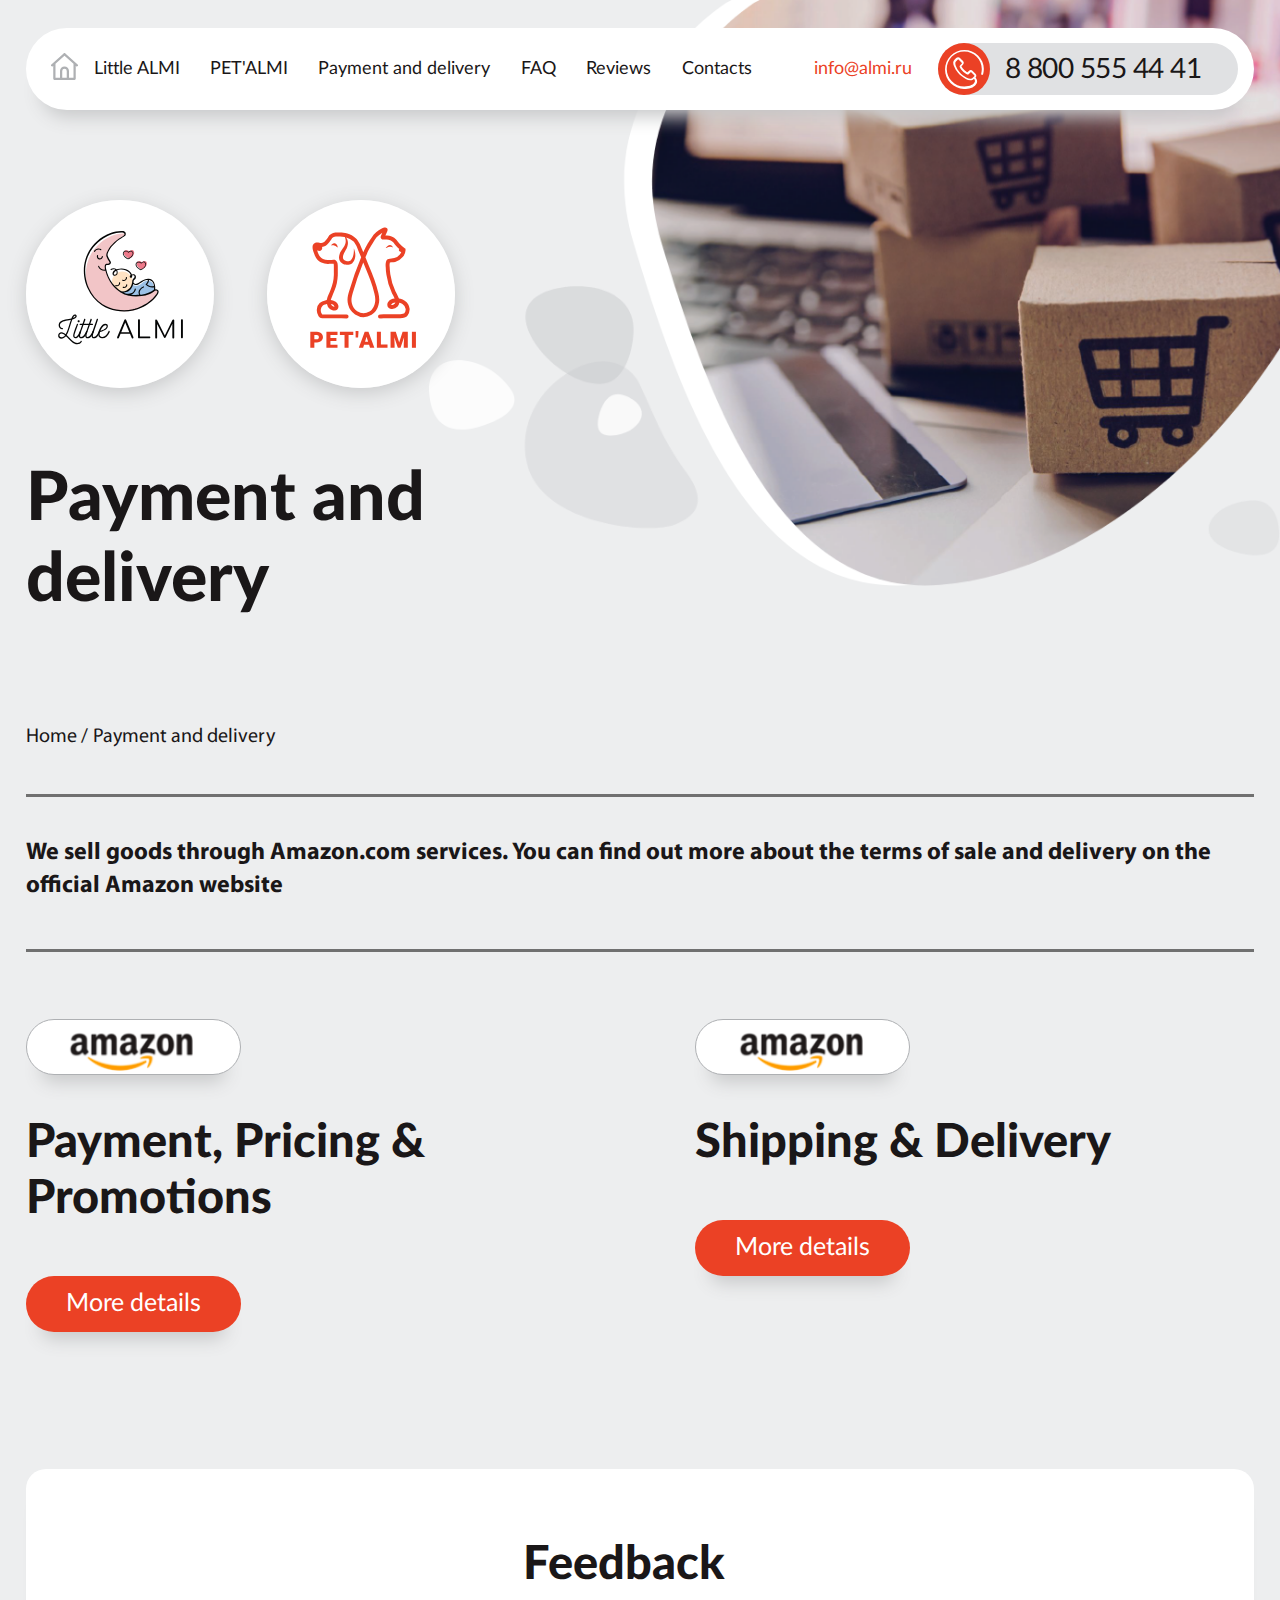
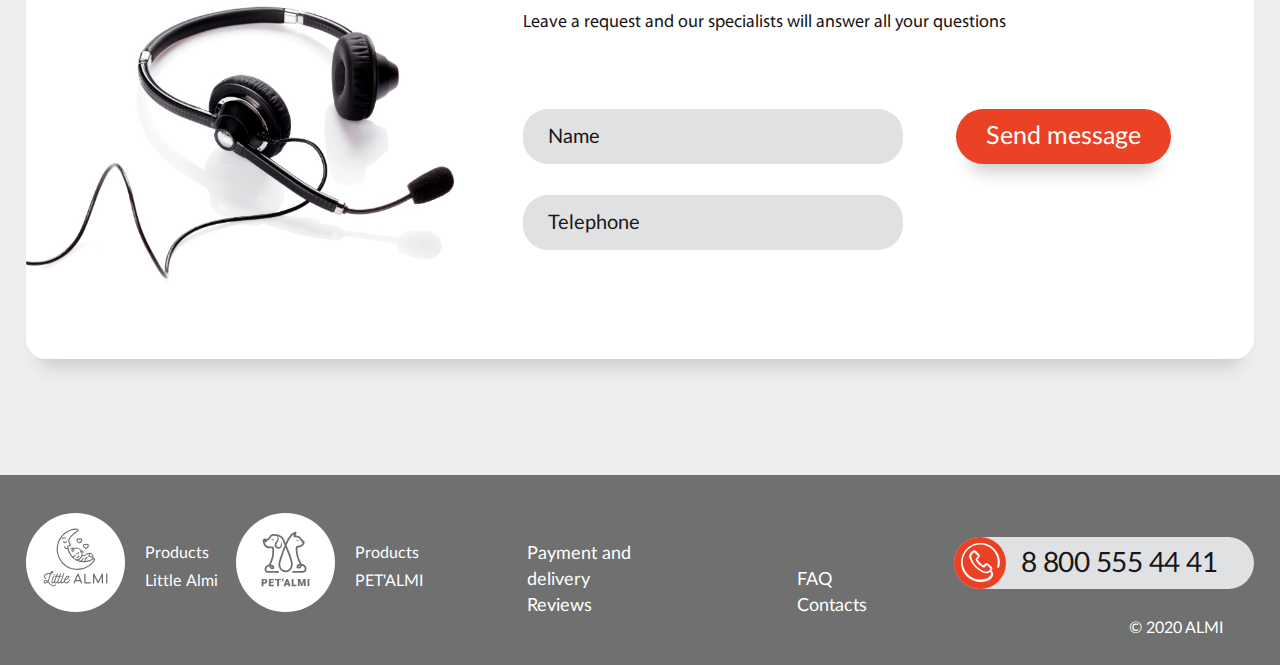
<file: Almi/Payment-and-delivery.html>
<!DOCTYPE html>
<html xmlns="http://www.w3.org/1999/xhtml" lang="zxx">

<head>
    <meta http-equiv="Content-Type" content="text/html; charset=utf-8">
    <meta name="viewport" content="minimum-scale=1.0, target-densitydpi=device-dpi, width=device-width, initial-scale=1.0, maximum-scale=1.0, user-scalable=no">
    <meta name="HandheldFriendly" content="true">
    <meta name="MobileOptimized" content="320">
    <title>Almi</title>
    <link rel="icon" href="favicon.ico" type="image/x-icon">
    <link rel="stylesheet" type="text/css" href="style.css">
</head>

<body>
    <div id="wrapper" class="pd-page">
        <header id="header">
            <div class="middle-decor-elem middle-decor-elem__pd"> 
            </div>
            <div class="inner">
                <a href="#" class="burger-btn">
                    <div class="burger-btn__inner">
                        <span></span>
                    </div>
                </a>
                <div class="nav-panel clearfix">
                    <button class="close-btn abs close-menu-btn"></button>
                     <a href="https://asmi046.github.io/Almi/" class="home-link inb vT"></a>
                    <nav class="main-menu inb vT">
                        <ul>
                            <li><a href="Little-ALMI.html">Little ALMI</a></li>
                            <li><a href="https://asmi046.github.io/Almi/">PET'ALMI</a></li>
                            <li><a href="Payment-and-delivery.html">Payment and delivery</a></li>
                            <li><a href="FAQ.html">FAQ</a></li>
                            <li><a href="Reviews.html">Reviews</a></li>
                            <li><a href="Contacts.html">Contacts</a></li>
                        </ul>
                    </nav>
                    <div class="contacts-elem fright">
                        <a href="email:info@almi.ru" class="contacts-elem__email inb vT">info@almi.ru</a>

                        <div class="phone-box inb vT rL desktop">
                            <span>8 800 555 44 41</span>
                        </div>

                        <a href="tel:88005554441" class="phone-box inb vT rL mobil">
                            <span>8 800 555 44 41</span>
                        </a>
                    </div>

                </div>
                <div class="great-shadow"></div>
                <div class="logo__box logo__box-small">
                   <div class="logo__item">
                        <img src="image/littleALMI.svg" class="spacer" alt="Pet`almi logo">
                    </div>
                    <div class="logo__item">
                        <img src="image/pet-almi.svg" class="spacer" alt="Pet`almi logo">
                    </div>
                </div>
                <div class="header-content"> 
                    <h1>Payment and delivery</h1>  
                </div>
            </div>
        </header>
        <main class="main">
            <div class="inner">
                <div class="breadcrumbs">
                    <ul>
                        <li><a href="#">Home</a></li>
                        <li><span>Payment and delivery</span></li>
                    </ul>
                </div> 
                <div class="pd-info-box">
                    <div class="pd-info__message">
                        We sell goods through Amazon.com services. You can find out more about the terms of sale and delivery on the official Amazon website
                    </div>
                    <div class="terms-box">
                        <div class="terms__item">
                            <a href="#" class="amazon-link"></a>
                            <h4>Payment, Pricing &amp; Promotions</h4>
                            <a href="#" class="btn">More details</a>
                        </div>
                        <div class="terms__item">
                            <a href="#" class="amazon-link"></a>
                            <h4>Shipping &amp; Delivery</h4>
                            <a href="#" class="btn">More details</a>
                        </div>
                    </div>
                </div>
                <form class="feedback clearfix rL">  
                    <div class="form-contaner">
                        <h3 class="form-name">Feedback </h3>
                        <span class="form-text">
                            Leave a request and our specialists will answer all your questions
                        </span>
                        <div class="field-box rL">
                            <input type="text" class="inputbox" placeholder="Name">
                            <input type="tel" class="inputbox" placeholder="Telephone">
                            <input type="submit" class="btn" value="Send message">
                        </div>
                    </div> 
                    <div class="feedback__decor feedback__decor__headhpones"> 
                        <img src="img/headphones.png" alt="pets" class="spacer">
                    </div>
                </form>
            </div>
            <div class="subfooter"></div>
        </main>
    </div>
    <footer id="footer">
        <div class="inner clearfix">
            <div class="brend-link-box clearfix">
                <div class="brend-link_wr">
                    <div class="brend-link tb">
                        <span class="brend-link__logo tbc vM">
                            <img src="image/Little_Almi-logo-footer.svg" alt="Little_Almi footer logo">
                        </span>
                        <a href="#" class="brend-link__text tbc vM">
                            Products Little Almi
                        </a>
                    </div>
                </div>
                <div class="brend-link_wr">
                    <div class="brend-link tb">
                        <span class="brend-link__logo tbc vM">
                            <img src="image/PET'ALMI-logo-footer.svg" alt="PET'ALMI footer logo">
                        </span>
                        <a href="#" class="brend-link__text tbc vM">
                            Products PET'ALMI
                        </a>
                    </div>
                </div>
            </div>
            <div class="contacts-elem fright">
                <div class="phone-box inb vT rL desktop">
                    <span>8 800 555 44 41</span>
                </div>

                <a href="tel:+88005554441" class="phone-box inb vT rL mobil">
                    <span>8 800 555 44 41</span>
                </a>
            </div>
            <nav class="footer-menu rL hid">
                <ul>
                    <li><a href="#">Payment and delivery</a></li>
                    <li><a href="#">FAQ</a></li>
                    <li><a href="#">Reviews</a></li>
                    <li><a href="#">Contacts</a></li>
                </ul>
            </nav>
            <span class="db copyright">
                © 2020 ALMI
            </span>
        </div>
    </footer>

    <script src="js/html5.js"></script>
    <script src="js/jquery-1.12.1.js"></script>
    <script src="js/jquery.fancybox.min.js"></script>
    <script src="js/script.js"></script>

</body></html>
</file>
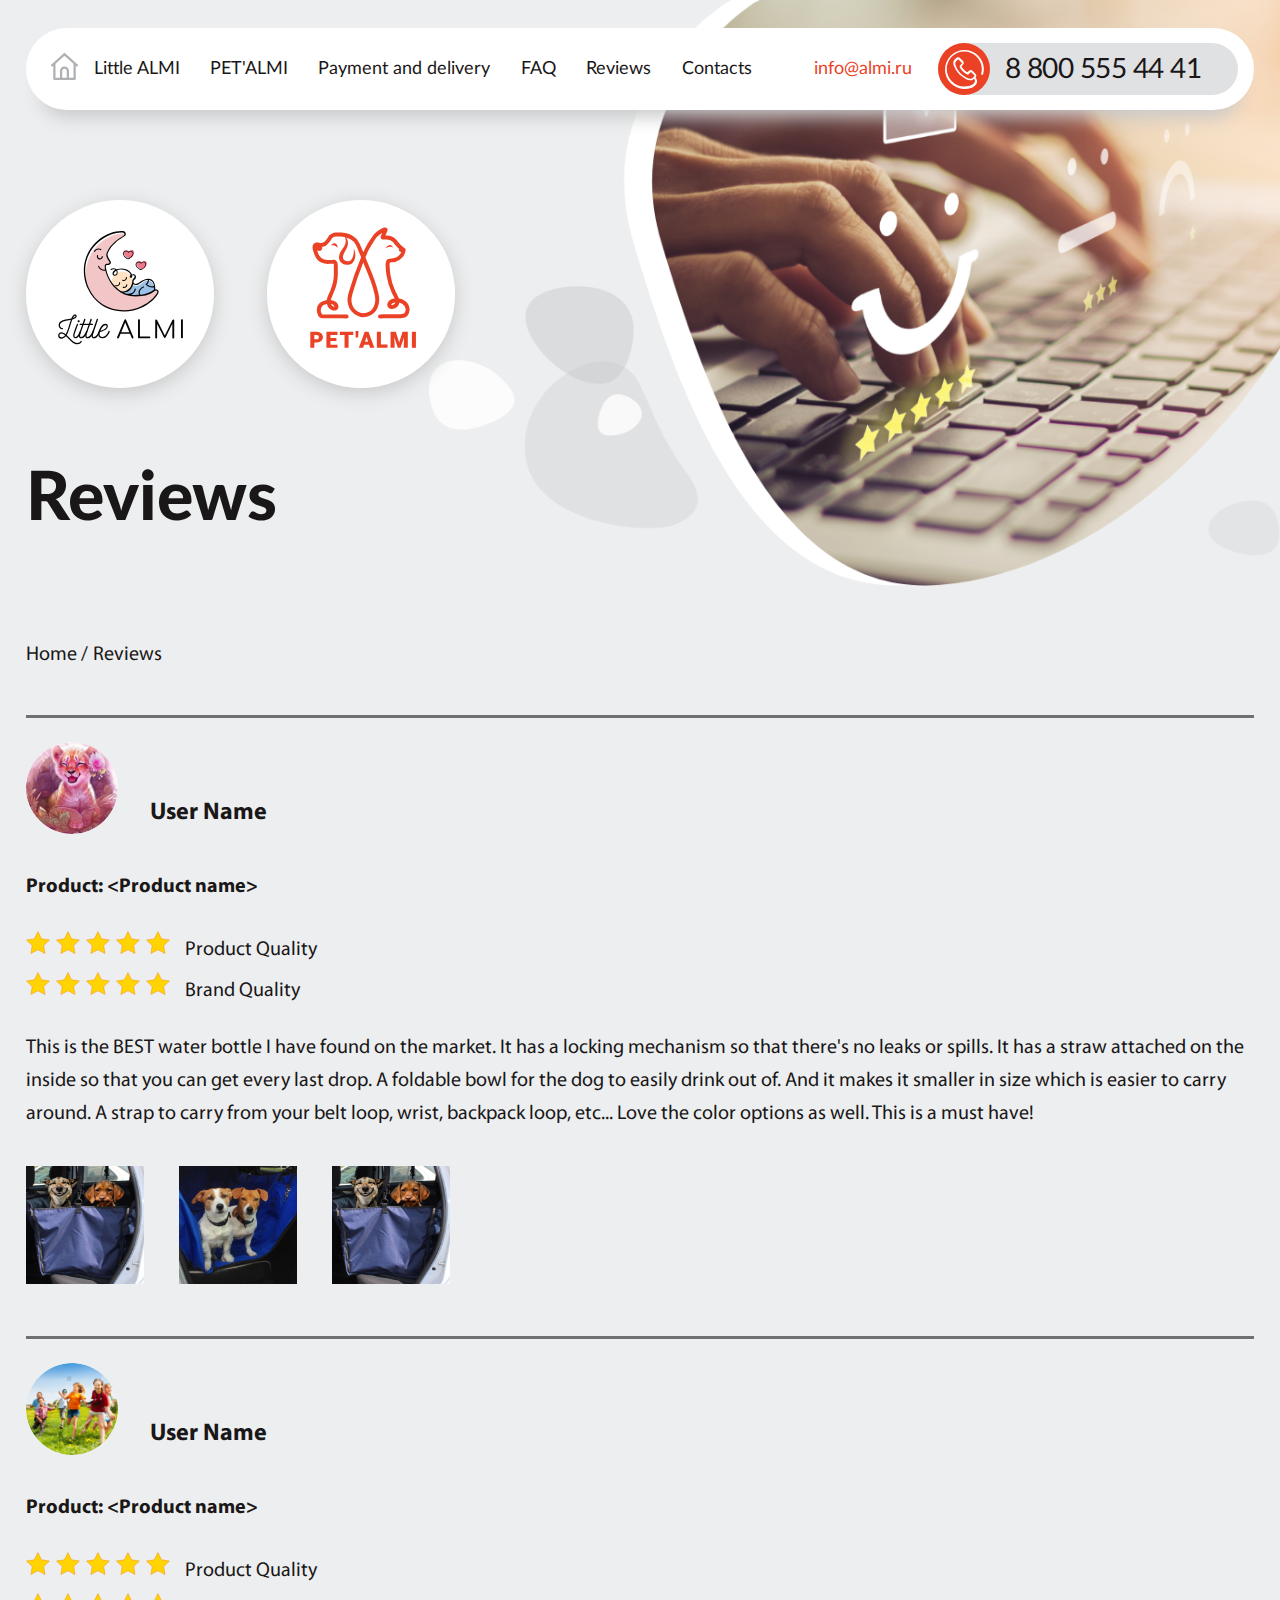
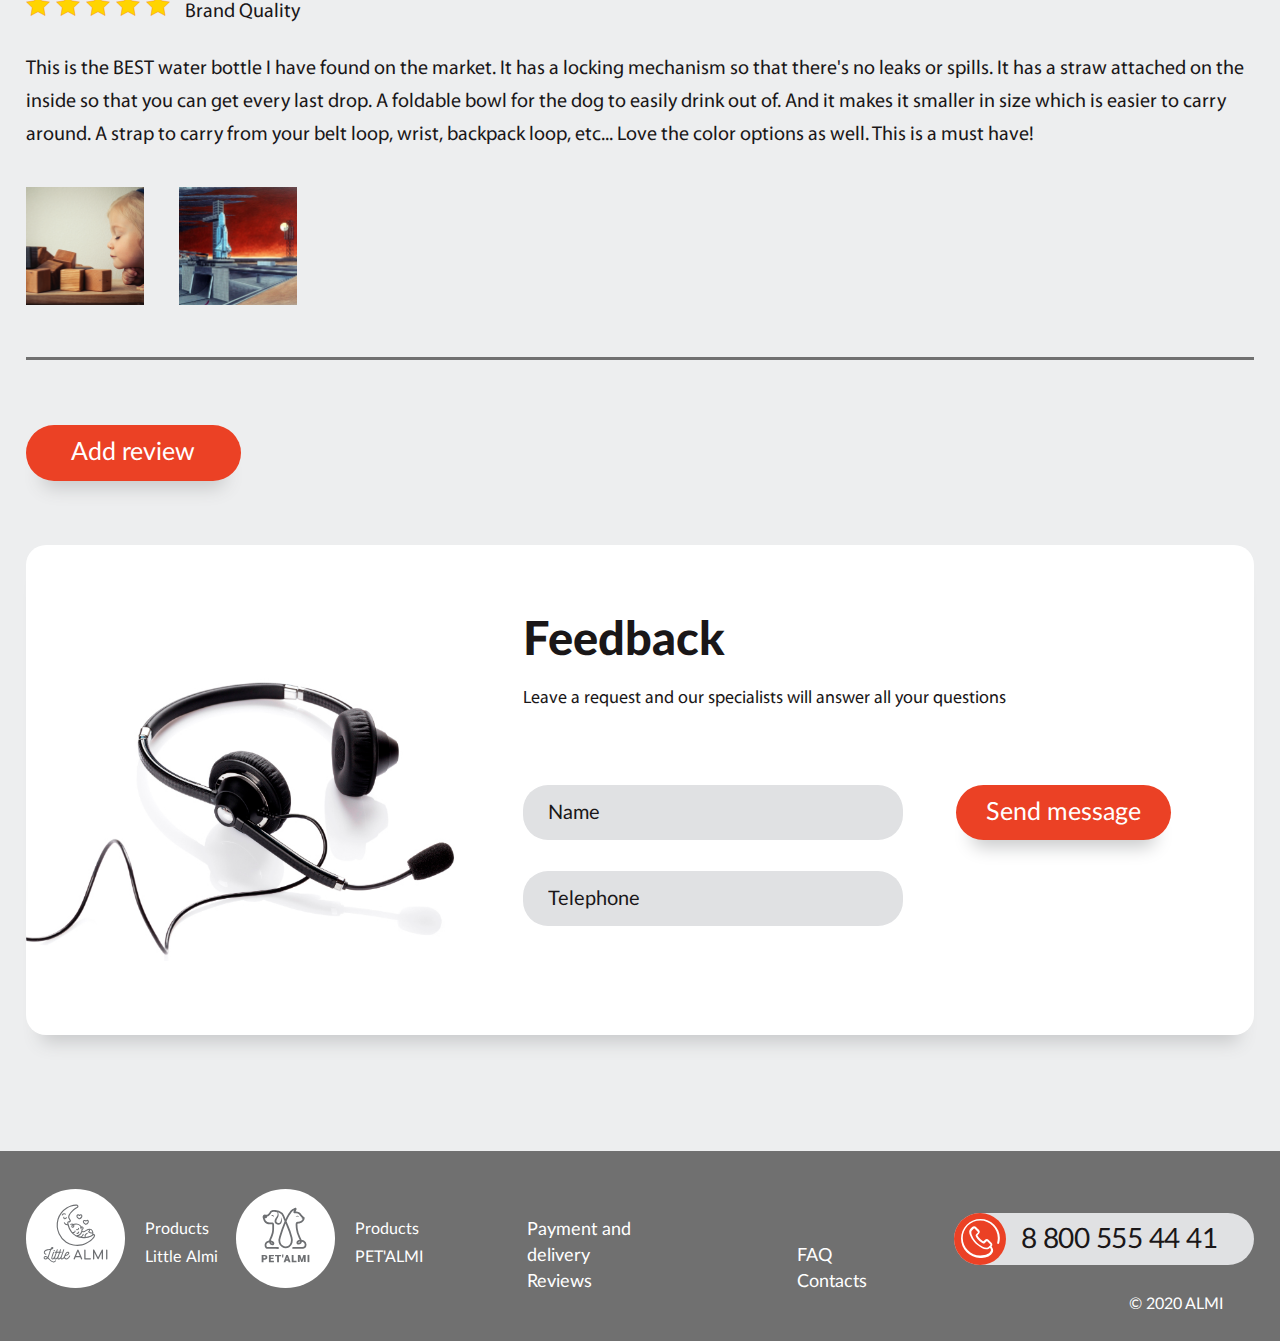
<file: Almi/Reviews.html>
<!DOCTYPE html>
<html xmlns="http://www.w3.org/1999/xhtml" lang="zxx">

<head>
    <meta http-equiv="Content-Type" content="text/html; charset=utf-8">
    <meta name="viewport" content="minimum-scale=1.0, target-densitydpi=device-dpi, width=device-width, initial-scale=1.0, maximum-scale=1.0, user-scalable=no">
    <meta name="HandheldFriendly" content="true">
    <meta name="MobileOptimized" content="320">
    <title>Almi</title>
    <link rel="icon" href="favicon.ico" type="image/x-icon">
    <link rel="stylesheet" type="text/css" href="style.css">
</head>

<body>
    <div id="wrapper" class="reviews-page">
        <header id="header">
            <div class="middle-decor-elem middle-decor-elem__reviews"> 
            </div>
            <div class="inner">
                <a href="#" class="burger-btn">
                    <div class="burger-btn__inner">
                        <span></span>
                    </div>
                </a>
                <div class="nav-panel clearfix">
                    <button class="close-btn abs close-menu-btn"></button>
                    <a href="https://asmi046.github.io/Almi/" class="home-link inb vT"></a>
                    <nav class="main-menu inb vT">
                        <ul>
                            <li><a href="Little-ALMI.html">Little ALMI</a></li>
                            <li><a href="https://asmi046.github.io/Almi/">PET'ALMI</a></li>
                            <li><a href="Payment-and-delivery.html">Payment and delivery</a></li>
                            <li><a href="FAQ.html">FAQ</a></li>
                            <li><a href="Reviews.html">Reviews</a></li>
                            <li><a href="Contacts.html">Contacts</a></li>
                        </ul>
                    </nav>
                    <div class="contacts-elem fright">
                        <a href="email:info@almi.ru" class="contacts-elem__email inb vT">info@almi.ru</a>

                        <div class="phone-box inb vT rL desktop">
                            <span>8 800 555 44 41</span>
                        </div>

                        <a href="tel:88005554441" class="phone-box inb vT rL mobil">
                            <span>8 800 555 44 41</span>
                        </a>
                    </div>

                </div>
                <div class="great-shadow"></div>
                <div class="logo__box logo__box-small">
                   <div class="logo__item">
                        <img src="image/littleALMI.svg" class="spacer" alt="Pet`almi logo">
                    </div>
                    <div class="logo__item">
                        <img src="image/pet-almi.svg" class="spacer" alt="Pet`almi logo">
                    </div>
                </div>
                <div class="header-content"> 
                    <h1>Reviews</h1>  
                </div>
            </div>
        </header>
        <main class="main">
            <div class="inner">
                <div class="breadcrumbs">
                    <ul>
                        <li><a href="#">Home</a></li>
                        <li><span>Reviews</span></li>
                    </ul>
                </div> 
                <div class="reviews-box">
                   
                    <div class="review clearfix">
                        <div class="review__avatar cover fleft" style="background-image: url(image/user-avatar-1.png)"></div>
                        <span class="review__user-name db rL hid">User Name</span>
                        <span class="db review__product">Product: &lt;Product name&gt;</span>
                        <div class="review__star-track-box">
                            <ul class="star-track">
                                <li class="star-full star-track__item"></li>
                                <li class="star-full star-track__item"></li>
                                <li class="star-full star-track__item"></li>
                                <li class="star-full star-track__item"></li>
                                <li class="star-full star-track__item"></li>
                            </ul>
                            Product Quality
                        </div>
                        <div class="review__star-track-box">
                            <ul class="star-track">
                                <li class="star-full star-track__item"></li>
                                <li class="star-full star-track__item"></li>
                                <li class="star-full star-track__item"></li>
                                <li class="star-full star-track__item"></li>
                                <li class="star-full star-track__item"></li>
                            </ul>
                            Brand Quality
                        </div>
                        <p class="review-message">
                            This is the BEST water bottle I have found on the market. It has a locking mechanism so that there's no leaks or spills. It has a straw attached on the inside so that you can get every last drop. A foldable bowl for the dog to easily drink out of. And it makes it smaller in size which is easier to carry around. A strap to carry from your belt loop, wrist, backpack loop, etc... Love the color options as well. This is a must have!       
                        </p>
                        <div class="review__file__track">
                            <a href="image/review-file-1.png" class="review__file cover inb vT fancybox" style="background-image: url(image/review-file-1.png)"></a>
                            <a href="image/review-file-1.png" class="review__file cover inb vT fancybox" style="background-image: url(image/review-file-2.png)"></a>
                            <a href="image/review-file-1.png" class="review__file cover inb vT fancybox" style="background-image: url(image/review-file-3.png)"></a>
                        </div>
                    </div>
                    
                    <div class="review clearfix">
                        <div class="review__avatar cover fleft" style="background-image: url(image/user-avatar-2.png)"></div>
                        <span class="review__user-name db rL hid">User Name</span>
                        <span class="db review__product">Product: &lt;Product name&gt;</span>
                        <div class="review__star-track-box">
                            <ul class="star-track">
                                <li class="star-full star-track__item"></li>
                                <li class="star-full star-track__item"></li>
                                <li class="star-full star-track__item"></li>
                                <li class="star-full star-track__item"></li>
                                <li class="star-full star-track__item"></li>
                            </ul>
                            Product Quality
                        </div>
                        <div class="review__star-track-box">
                            <ul class="star-track">
                                <li class="star-full star-track__item"></li>
                                <li class="star-full star-track__item"></li>
                                <li class="star-full star-track__item"></li>
                                <li class="star-full star-track__item"></li>
                                <li class="star-full star-track__item"></li>
                            </ul>
                            Brand Quality
                        </div>
                        <p class="review-message">
                            This is the BEST water bottle I have found on the market. It has a locking mechanism so that there's no leaks or spills. It has a straw attached on the inside so that you can get every last drop. A foldable bowl for the dog to easily drink out of. And it makes it smaller in size which is easier to carry around. A strap to carry from your belt loop, wrist, backpack loop, etc... Love the color options as well. This is a must have!       
                        </p>
                        <div class="review__file__track">
                            <a href="image/review-file-4.png" class="review__file cover inb vT fancybox" style="background-image: url(image/review-file-4.png)"></a>
                            <a href="image/buran.png" class="review__file cover inb vT fancybox" style="background-image: url(image/buran.png)"></a> 
                        </div>
                    </div>
                    
                    <a href="" class="db btn">Add review</a>
                    
                </div>
                <form  class="feedback clearfix rL">  
                    <div class="form-contaner">
                        <h3 class="form-name">Feedback </h3>
                        <span class="form-text">
                            Leave a request and our specialists will answer all your questions
                        </span>
                        <div class="field-box rL">
                            <input type="text" class="inputbox" placeholder="Name">
                            <input type="tel" class="inputbox" placeholder="Telephone">
                            <input type="submit" class="btn" value="Send message">
                        </div>
                    </div> 
                    <div class="feedback__decor feedback__decor__headhpones"> 
                        <img src="img/headphones.png" alt="pets" class="spacer">
                    </div>
                </form>
            </div>
            <div class="subfooter"></div>
        </main>
    </div>
    <footer id="footer">
        <div class="inner clearfix">
            <div class="brend-link-box clearfix">
                <div class="brend-link_wr">
                    <div class="brend-link tb">
                        <span class="brend-link__logo tbc vM">
                            <img src="image/Little_Almi-logo-footer.svg" alt="Little_Almi footer logo">
                        </span>
                        <a href="#" class="brend-link__text tbc vM">
                            Products Little Almi
                        </a>
                    </div>
                </div>
                <div class="brend-link_wr">
                    <div class="brend-link tb">
                        <span class="brend-link__logo tbc vM">
                            <img src="image/PET'ALMI-logo-footer.svg" alt="PET'ALMI footer logo">
                        </span>
                        <a href="#" class="brend-link__text tbc vM">
                            Products PET'ALMI
                        </a>
                    </div>
                </div>
            </div>
            <div class="contacts-elem fright">
                <div class="phone-box inb vT rL desktop">
                    <span>8 800 555 44 41</span>
                </div>

                <a href="tel:+88005554441" class="phone-box inb vT rL mobil">
                    <span>8 800 555 44 41</span>
                </a>
            </div>
            <nav class="footer-menu rL hid">
                <ul>
                    <li><a href="#">Payment and delivery</a></li>
                    <li><a href="#">FAQ</a></li>
                    <li><a href="#">Reviews</a></li>
                    <li><a href="#">Contacts</a></li>
                </ul>
            </nav>
            <span class="db copyright">
                © 2020 ALMI
            </span>
        </div>
    </footer>

    <script src="js/html5.js"></script>
    <script src="js/jquery-1.12.1.js"></script>
    <script src="js/jquery.fancybox.min.js"></script>
    <script src="js/script.js"></script>

</body></html>
</file>
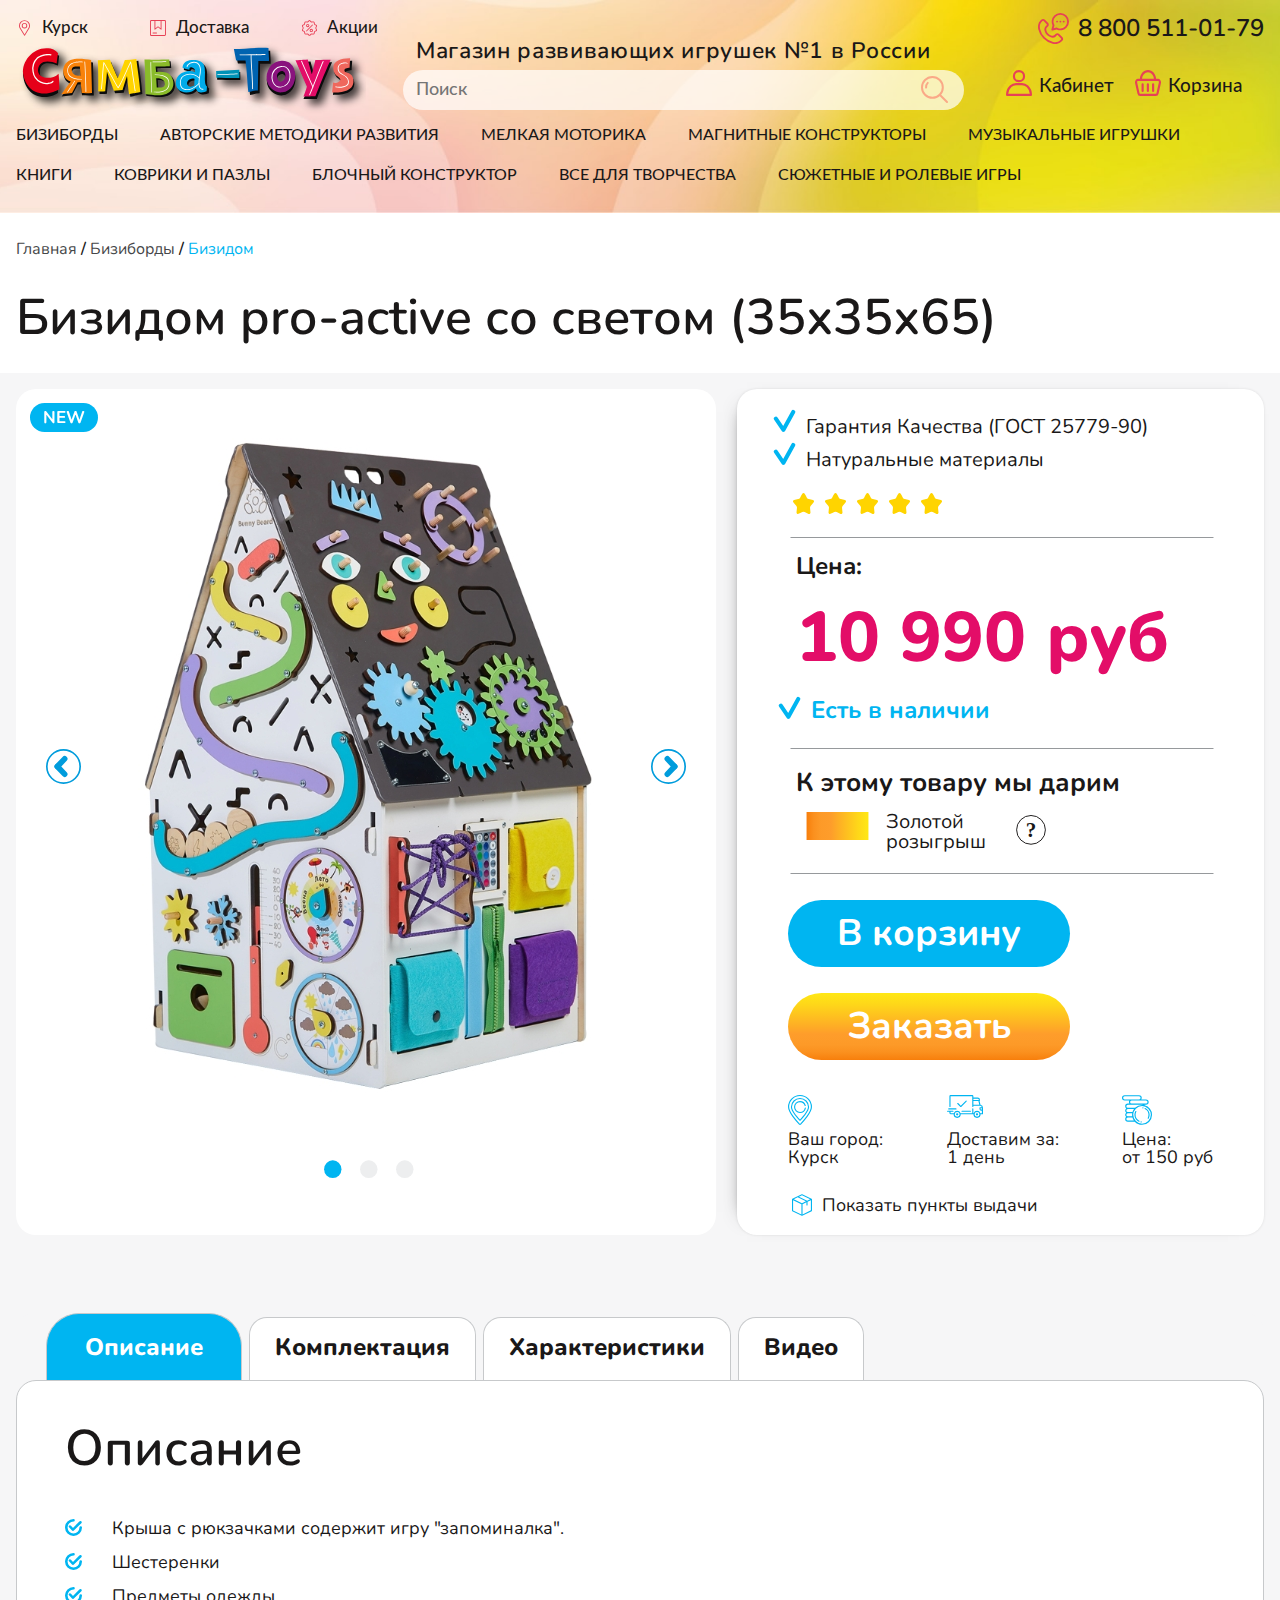
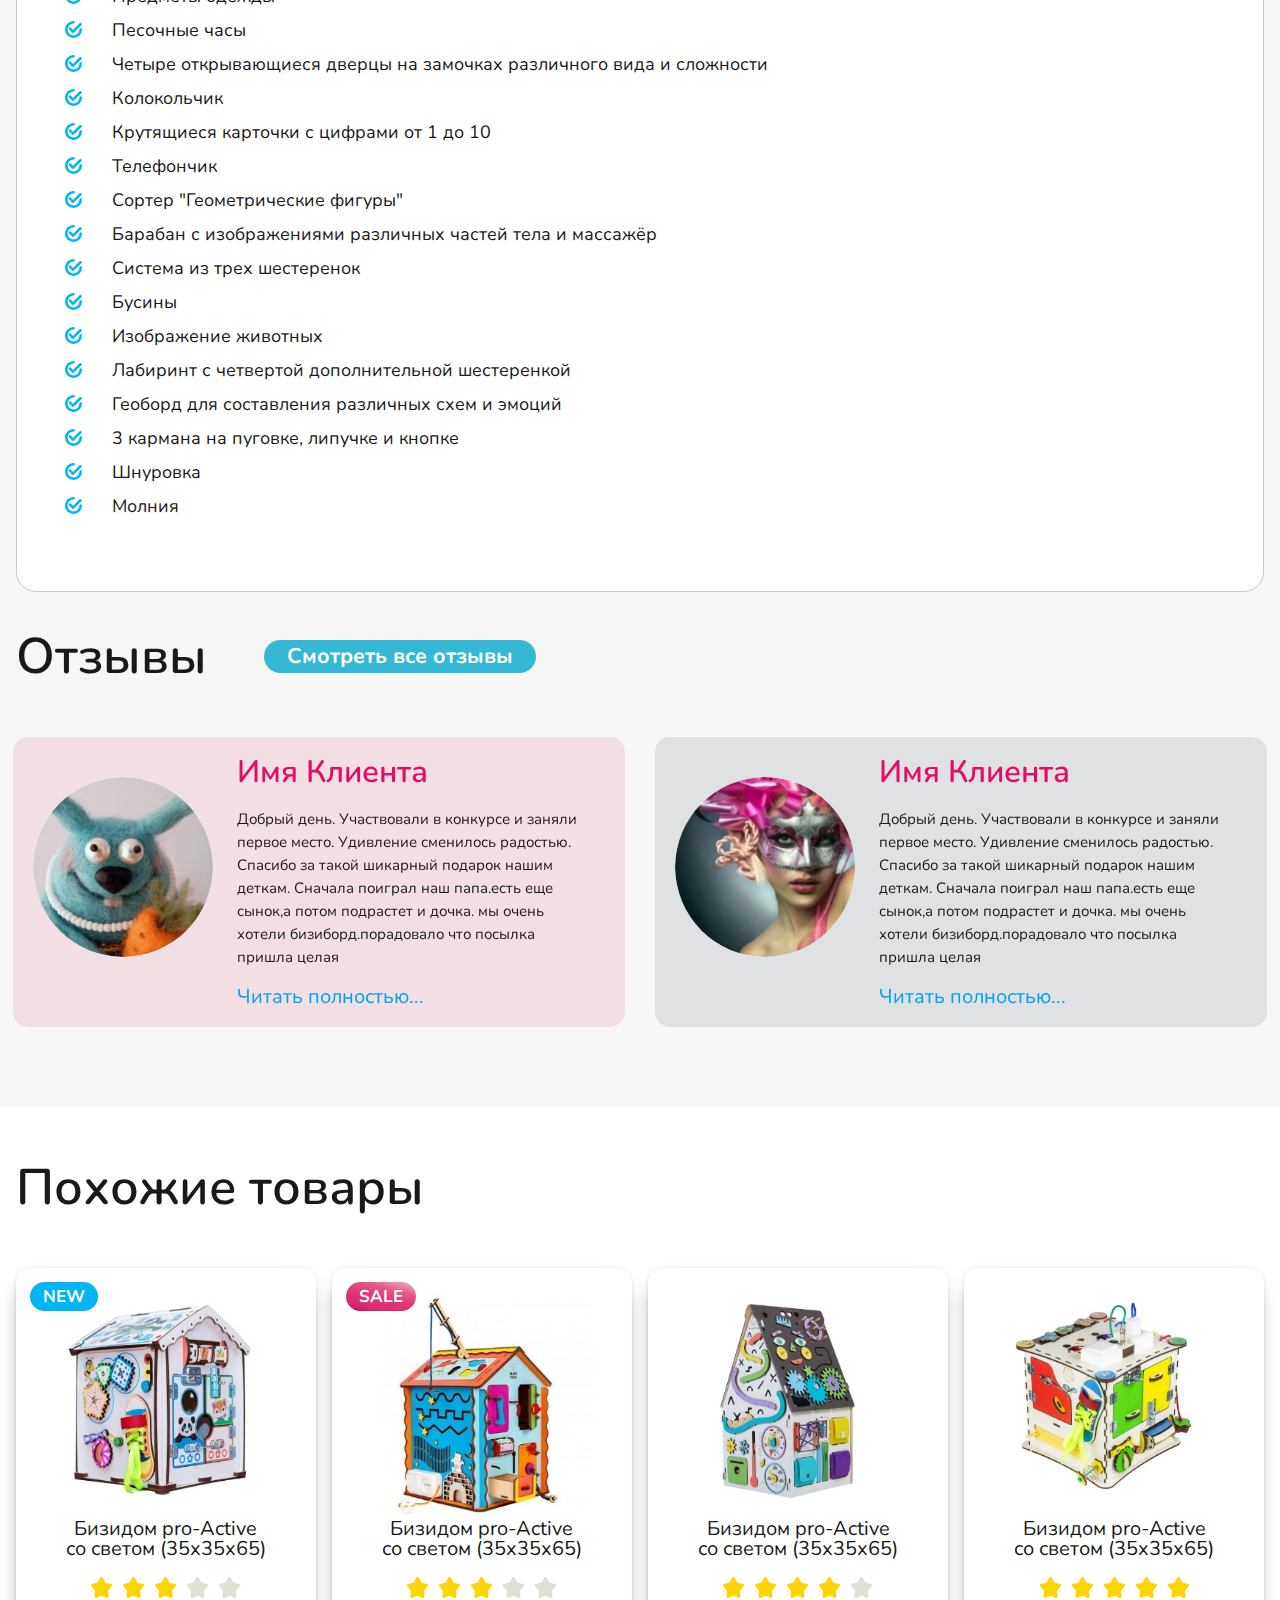
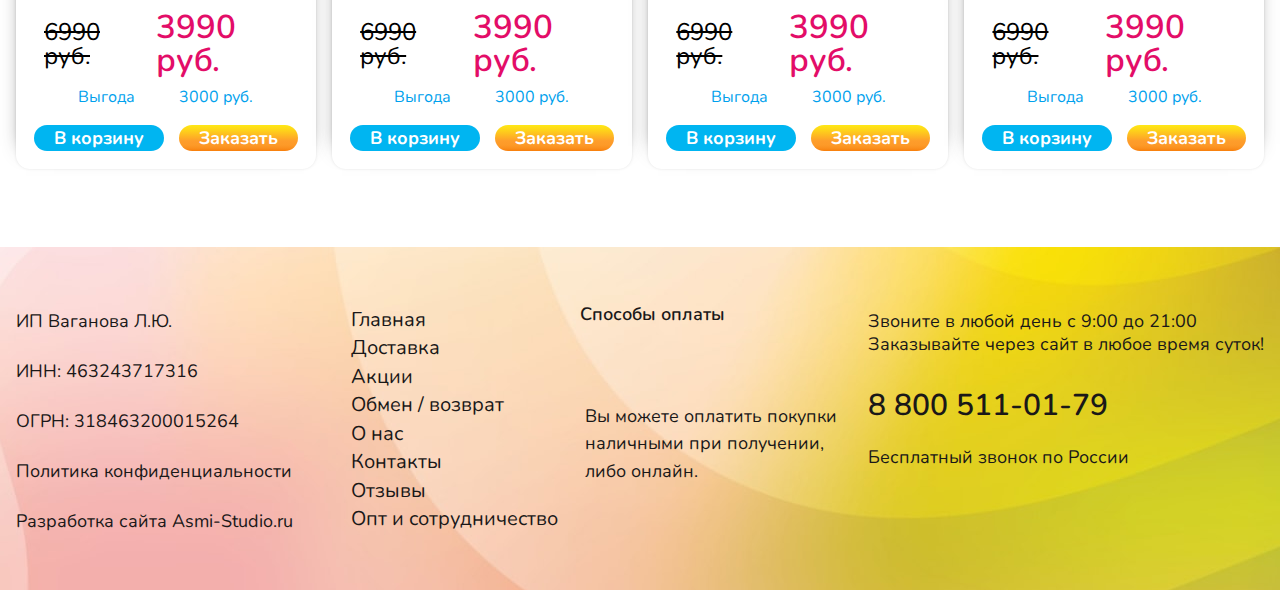
<file: elisymba/bizidom-svet.html>
<!DOCTYPE html>
<html lang="ru">
<head>
  <title>Bizidom-svet</title>
  <meta charset="UTF-8">
  <meta name="description" content="Startup HTML template OptimizedHTML 5">
  <meta name="format-detection" content="telephone=no">
  <link rel="icon" href="img/favicon.png">
  <meta property="og:image" content="img/@1x/preview.jpg">
  
  <link href="https://fonts.googleapis.com/css2?family=Nunito:wght@400;600;700;800;900&display=swap" rel="stylesheet">
  <link rel="stylesheet" href="css/slick.css">
  <link rel="stylesheet" href="css/style.css">
  
  <!-- Фавикон был-->
  <link rel="shortcut icon" href="favicon.ico">
  <!-- <meta name="robots" content="noindex, nofollow"> -->
  <!-- Bootstrap Адаптив был-->
  <!-- <meta name="viewport" content="width=device-width, initial-scale=1.0, maximum-scale=1.0, user-scalable=0"> -->
  <meta name="viewport" content="width=device-width, initial-scale=1.0">
</head>
<body>
	<div class="wrapper">
		<header id="header" class="header">
      <div class="container">
        <div class="header__row">
          <!-- Обертка Всей Шапки -->
          <div class="header-top">
            <div class="header-top__menu-contact">
              <!-- Блок Иконок: Курск-Доставка-Акции -->
              <div class="header-top__menu ul-clean">
               <a href="#" class="header-top-icon header-top__map">Курск</a>
               <a href="#" class="header-top-icon header-top__delivery">Доставка</a>
               <a href="#" class="header-top-icon header-top__actions">Акции</a>
             </div>
             <!-- Телефон -->
             <a href="tel:88005110179" class="header-phone">8 800 511-01-79</a>
           </div>
           <!-- Блок Логотипа и Меню -->
           <div class="header-middle">
              <div class="header-block-logo">
                <a href="#" class="header-block-logo__svg"></a>
              </div>
            
              <div class="header-search">
                <div class="header-title">
                  <h3 class="header-title__text">Магазин развивающих игрушек №1 в России</h3>
                </div>

                <form role="search" method="get" id="searchform"   action="<?php echo home_url( '/' ) ?>">
                  <input type="text" value="" placeholder="Поиск" name="s" id="s" />
                  <a href="#" class="sub-search"></a>
                </form>
              </div>
              
              <div class="header-user">
                <a href="#" class="header-user__btn header-user__user">Кабинет</a>
                <a href="#" class="header-user__btn header-user__cart">Корзина</a>
              </div>
            </div>
       <!-- Меню Основное -->
       <nav class="main-menu">
         <ul class="menu ul-clean d-flex">
          <li><a href="#">Бизиборды</a></li>
          <li><a href="#">Авторские методики развития</a></li>
          <li><a href="#">Мелкая моторика</a></li>
          <li><a href="#">Магнитные конструкторы</a></li>
          <li><a href="#">Музыкальные игрушки</a></li>
          <li><a href="#">Книги</a></li>
          <li><a href="#">Коврики и пазлы</a></li>
          <li><a href="#">Блочный конструктор</a></li>
          <li><a href="#">Все для творчества</a></li>
          <li><a href="#">Сюжетные и ролевые игры</a></li>
        </ul>
      </nav>
    </div>
  </div>
</header>
    
    <!-- Секция Название -->
    <section id="name-bizidom" class="name-bizidom">
      <div class="container">
        <div class="name-bizidom__row">
          <div class="name-bizidom__title">

            <p id="breadcrumbs">
              <span>
                 <span>
                    <a href="index.html">Главная</a> / 
                    <a href="#">Бизиборды</a> /
                    <span class="breadcrumb_last" aria-current="page">Бизидом</span>
                </span>
              </span>
            </p>

            <div class="section-header section-header__bizidom">
              <h1 class="section-title">Бизидом pro-active со светом (35х35х65)</h1>
            </div>
          </div>
        </div>    
      </div>
    </section> 
    <!-- Секция Название End-->

<!-- Slider  -->
<section class="slider-top-bizi">
<div class="container">
<div class="wrapper-bizi">
  

<div class="tovar_slider_wraper">
    <div class="product-loop__info bg-blue-new">New</div>
    <div class="tovar_slider ">
      <!-- Sl-1 -->
      <div class="main-bnr__item_block main-bnr__item_block_bizi">  
        <picture>
          <img src="./img/bnr-2-min.jpg" alt="">
        </picture>
      </div>
      
      <!-- Sl-2 -->
      <div class="main-bnr__item_block">
        <picture>
          <img src="./img/bnr-2-min.jpg" alt="">
        </picture>
      </div>
      <!-- Sl-3 -->
      <div class="main-bnr__item_block">
        <picture>
          <img src="./img/bnr-2-min.jpg" alt="">
        </picture>
      </div>
      
  </div>
</div>

      <div class="block-card">
        <ul class="guarantee">
          <li class="guarantee__one">Гарантия Качества (ГОСТ 25779-90)</li>
          <li class="guarantee__two">Натуральные материалы</li>
        </ul>
        <div class="product-loop__stars block-card_stars">
              <div class="product-loop__stars-item active"></div>
              <div class="product-loop__stars-item active"></div>
              <div class="product-loop__stars-item active"></div>
              <div class="product-loop__stars-item active"></div>
              <div class="product-loop__stars-item active"></div>
            </div>
        <div class="line"></div>
        <ul class="card-price">
          <li class="card-price__text-price">Цена:</li>
          <li class="card-price__numeral">10 990 руб</li>
          <li class="card-price__text">Есть в наличии</li>
        </ul>
        <div class="line"></div>
        <div class="gold-draw">
          <h4>К этому товару мы дарим</h4>
            <ul class="gold-list">
              <li class="gold-list__image"></li>
              <li class="gold-list__text">Золотой <br> розыгрыш</li>
              <li class="gold-list__question"></li>
            </ul>
         <div class="line"></div>
            <div class="product-loop__btn product-loop__btn_card">
              <a href="#" class="button bg-blue-biz button_card">В корзину</a>
              <a href="#" class="button bg-orange button_card">Заказать</a>
            </div>
            <ul class="advantages">
              <li class="advantages__one">Ваш город: <br> Курск</li>
              <li class="advantages__two">Доставим за: <br> 1 день</li>
              <li class="advantages__three">Цена: <br>  от 150 руб</li>
            </ul>
            <p class="issue">Показать пункты выдачи</p>
        </div>
</div>
</div>
</div>
</section>
<!-- Slider End -->

<section id="specifications" class="specifications">
  <div class="container">
    <div class="specifications__row">
      <div class="tab-specific">
        <main>

         <input id="tab1" class="tab" type="radio" name="tabs" checked>
          <label for="tab1" class="tab1-1">Описание</label>
    
          <input id="tab2" class="tab" type="radio" name="tabs">
          <label for="tab2">Комплектация</label>
    
          <input id="tab3" class="tab" type="radio" name="tabs">
           <label for="tab3">Характеристики</label>
    
          <input id="tab4" class="tab" type="radio" name="tabs">
          <label for="tab4">Видео</label>
    
          <div id="content1" class="content-tab">
            <h2 class="section-title content-tab__tilte">
             Описание
             </h2>
              <ul class="content-tab__list">
              <li>Крыша с рюкзачками содержит игру "запоминалка".</li>
              <li>Шестеренки</li>
              <li>Предметы одежды</li>
              <li>Песочные часы</li>
              <li>Четыре открывающиеся дверцы на замочках различного вида и сложности</li>
              <li>Колокольчик</li>
              <li>Крутящиеся карточки с цифрами от 1 до 10</li>
              <li>Телефончик</li>
              <li>Сортер "Геометрические фигуры"</li>
              <li>Барабан с изображениями различных частей тела и массажёр</li>
              <li>Система из трех шестеренок</li>
              <li>Бусины</li>
              <li>Изображение животных</li>
              <li>Лабиринт с четвертой дополнительной шестеренкой</li>
              <li>Геоборд для составления различных схем и эмоций</li>
              <li>3 кармана на пуговке, липучке и кнопке</li>
              <li>Шнуровка</li>
              <li>Молния</li>
            </ul>
          </div>
    
          <div id="content2" class="content-tab">
            <h2 class="section-title content-tab__tilte">
           Комплектация товара
             </h2>
            <ul class="content-tab__list">
              <li>Крыша с рюкзачками содержит игру "запоминалка".</li>
              <li>Шестеренки</li>
              <li>Предметы одежды</li>
              <li>Песочные часы</li>
              <li>Четыре открывающиеся дверцы на замочках различного вида и сложности</li>
              <li>Колокольчик</li>
              <li>Крутящиеся карточки с цифрами от 1 до 10</li>
              <li>Телефончик</li>
              <li>Сортер "Геометрические фигуры"</li>
              <li>Барабан с изображениями различных частей тела и массажёр</li>
              <li>Система из трех шестеренок</li>
              <li>Бусины</li>
              <li>Изображение животных</li>
              <li>Лабиринт с четвертой дополнительной шестеренкой</li>
              <li>Геоборд для составления различных схем и эмоций</li>
              <li>3 кармана на пуговке, липучке и кнопке</li>
              <li>Шнуровка</li>
              <li>Молния</li>
            </ul>
            </div>
    
            <div id="content3" class="content-tab">
              <h2 class="section-title content-tab__tilte">
            Характеристики
             </h2>
            <ul class="content-tab__list">
              <li>Крыша с рюкзачками содержит игру "запоминалка".</li>
              <li>Шестеренки</li>
              <li>Предметы одежды</li>
              <li>Песочные часы</li>
              <li>Четыре открывающиеся дверцы на замочках различного вида и сложности</li>
              <li>Колокольчик</li>
              <li>Крутящиеся карточки с цифрами от 1 до 10</li>
              <li>Телефончик</li>
              <li>Сортер "Геометрические фигуры"</li>
              <li>Барабан с изображениями различных частей тела и массажёр</li>
              <li>Система из трех шестеренок</li>
              <li>Бусины</li>
              <li>Изображение животных</li>
              <li>Лабиринт с четвертой дополнительной шестеренкой</li>
              <li>Геоборд для составления различных схем и эмоций</li>
              <li>3 кармана на пуговке, липучке и кнопке</li>
              <li>Шнуровка</li>
              <li>Молния</li>
            </ul>
            </div>
    
            <div id="content4" class="content-tab">
              <h2 class="section-title content-tab__tilte">
            Видео
             </h2>
            <ul class="content-tab__list">
              <li>Крыша с рюкзачками содержит игру "запоминалка".</li>
              <li>Шестеренки</li>
              <li>Предметы одежды</li>
              <li>Песочные часы</li>
              <li>Четыре открывающиеся дверцы на замочках различного вида и сложности</li>
              <li>Колокольчик</li>
              <li>Крутящиеся карточки с цифрами от 1 до 10</li>
              <li>Телефончик</li>
              <li>Сортер "Геометрические фигуры"</li>
              <li>Барабан с изображениями различных частей тела и массажёр</li>
              <li>Система из трех шестеренок</li>
              <li>Бусины</li>
              <li>Изображение животных</li>
              <li>Лабиринт с четвертой дополнительной шестеренкой</li>
              <li>Геоборд для составления различных схем и эмоций</li>
              <li>3 кармана на пуговке, липучке и кнопке</li>
              <li>Шнуровка</li>
              <li>Молния</li>
            </ul>
          </div>
    
        </main>

      </div>
    </div>
  </div>
</section>

<!-- Отзывы -->
<section class="reviews reviews__bizi-svet">
  <div class="container">
    <!-- Блок Заголовка -->
    <div class="section-header">
      <h2 class="section-title">Отзывы</h2>
      <!-- Кнопка -->
      <div class = "section-header_button_wrapper">
        <a href="#" class="slider-footer__button">Смотреть все отзывы</a>
      </div>
    </div>
    <!-- Slider Footer -->
    <div class="reviews-slider">
      <!-- Slf-1 --> <!-- section-title --> 
      <div class="reviews-item">
        <div class="reviews-item__wrapper">
          <picture>
            <img class="reviews-item__photo" src="img/slider-footer/rew-1-min.jpg" loading="lazy" alt="" width="200" height="200">
          </picture>
          <div class="reviews-item__content">
            <div class="reviews-item__name">Имя Клиента</div>
            <div class="reviews-item__text">Добрый день. Участвовали в конкурсе и заняли первое место. Удивление сменилось радостью. Спасибо за такой шикарный подарок нашим деткам. Сначала поиграл наш папа.есть еще сынок,а потом подрастет и дочка. мы очень хотели бизиборд.порадовало что посылка пришла целая <!-- и быстро. Наша дружба с вами только начинается!!! --></div>
            <a href="#" class="reviews-item__link">Читать полностью...</a>
          </div>
        </div>
      </div>
      <!-- Slf-2 -->
      <div class="reviews-item">
        <div class="reviews-item__wrapper">
          <picture>
            <img class="reviews-item__photo" src="img/slider-footer/rew-2-min.jpg" loading="lazy" alt="" width="200" height="200">
          </picture>
          <div class="reviews-item__content">
            <div class="reviews-item__name">Имя Клиента</div>
            <div class="reviews-item__text">Добрый день. Участвовали в конкурсе и заняли первое место. Удивление сменилось радостью. Спасибо за такой шикарный подарок нашим деткам. Сначала поиграл наш папа.есть еще сынок,а потом подрастет и дочка. мы очень хотели бизиборд.порадовало что посылка пришла целая <!-- и быстро. Наша дружба с вами только начинается!!! --></div>
            <a href="#" class="reviews-item__link">Читать полностью...</a>
          </div>
        </div>
      </div>
      <!-- Slf-3 -->
      <div class="reviews-item">
        <div class="reviews-item__wrapper">
          <picture>
            <img class="reviews-item__photo" src="img/slider-footer/rew-1-min.jpg" loading="lazy" alt="" width="200" height="200">
          </picture>
          <div class="reviews-item__content">
            <div class="reviews-item__name">Имя Клиента</div>
            <div class="reviews-item__text">Добрый день. Участвовали в конкурсе и заняли первое место. Удивление сменилось радостью. Спасибо за такой шикарный подарок нашим деткам. Сначала поиграл наш папа.есть еще сынок,а потом подрастет и дочка. мы очень хотели бизиборд.порадовало что посылка пришла целая <!-- и быстро. Наша дружба с вами только начинается!!! --></div>
            <a href="#" class="reviews-item__link">Читать полностью...</a>
          </div>
        </div>
      </div>
    </div>
  </div>
</section>
<!-- Отзывы End -->

<!-- Секция Похожие товары -->
<section class="main-products main-products__bizi-svet">
  <div class="container">
    <!-- Похожие товары -->
    <div class="section-header">
      <h2 class="section-title">Похожие товары</h2>
        <!-- <a href="#" class="button bg-dark-blue">Хиты</a>
          <a href="#" class="button bg-orange-bg">Скидки</a> -->
        </div>
        <div class="product-wrapper">
          <!-- Product-1 -->
          <div class="product-loop">
            <div class="product-loop__info bg-blue-new">New</div>
            <picture>
              <img src="img/products/product-1-min.jpg" loading="lazy" alt="" width="341" height="309" class="product-loop__img">
            </picture>
            <a href="#" class="product-loop__title">Бизидом pro-Active <br> со светом (35х35х65)</a>
            <div class="product-loop__stars">
              <div class="product-loop__stars-item active"></div>
              <div class="product-loop__stars-item active"></div>
              <div class="product-loop__stars-item active"></div>
              <div class="product-loop__stars-item"></div>
              <div class="product-loop__stars-item"></div>
            </div>
            <div class="product-loop__price-wrap">
              <div class="product-loop__price product-loop__price-old"><span class = "price_cur">6990</span> руб.</div>
              <div class="product-loop__price product-loop__price-reg"><span class = "price_cur">3990</span> руб.</div>
            </div>
            <div class="product-loop__profit">Выгода <span><span class = "price_cur">3000</span> руб.</span></div>
            <div class="product-loop__btn">
              <a href="#" class="button bg-blue-biz">В корзину</a>
              <a href="#" class="button bg-orange">Заказать</a>
            </div>
          </div>
          <!-- Product-2 -->
          <div class="product-loop product-loop">
            <div class="product-loop__info bg-pink-sale">Sale</div>
            <picture>
              <img src="img/products/product-2-min.jpg" loading="lazy" alt="" width="341" height="309" class="product-loop__img">
            </picture>
            <a href="#" class="product-loop__title">Бизидом pro-Active <br> со светом (35х35х65)</a>
            <div class="product-loop__stars">
              <div class="product-loop__stars-item active"></div>
              <div class="product-loop__stars-item active"></div>
              <div class="product-loop__stars-item active"></div>
              <div class="product-loop__stars-item"></div>
              <div class="product-loop__stars-item"></div>
            </div>
            <div class="product-loop__price-wrap">
              <div class="product-loop__price product-loop__price-old"><span class = "price_cur">6990</span> руб.</div>
              <div class="product-loop__price product-loop__price-reg"><span class = "price_cur">3990</span> руб.</div>
            </div>
            <div class="product-loop__profit">Выгода <span><span class = "price_cur">3000</span> руб.</span></div>
            <div class="product-loop__btn">
              <a href="#" class="button bg-blue-biz">В корзину</a>
              <a href="#" class="button bg-orange">Заказать</a>
            </div>
          </div>
          <!-- Product-3 -->
          <div class="product-loop">
            <picture>
             <img src="img/products/product-3-min.jpg" loading="lazy" alt="" width="341" height="309" class="product-loop__img">
           </picture>
           <a href="#" class="product-loop__title">Бизидом pro-Active <br> со светом (35х35х65)</a>
           <div class="product-loop__stars">
            <div class="product-loop__stars-item active"></div>
            <div class="product-loop__stars-item active"></div>
            <div class="product-loop__stars-item active"></div>
            <div class="product-loop__stars-item active"></div>
            <div class="product-loop__stars-item"></div>
          </div>
          <div class="product-loop__price-wrap">
            <div class="product-loop__price product-loop__price-old"><span class = "price_cur">6990</span> руб.</div>
            <div class="product-loop__price product-loop__price-reg"><span class = "price_cur">3990</span> руб.</div>
          </div>
          <div class="product-loop__profit">Выгода <span><span class = "price_cur">3000</span> руб.</span></div>
          <div class="product-loop__btn">
            <a href="#" class="button bg-blue-biz">В корзину</a>
            <a href="#" class="button bg-orange">Заказать</a>
          </div>
        </div>

        <!-- Product-4 -->
        <div class="product-loop">
          <!-- <div class="product-loop__info bg-blue">New</div> -->
          <picture>
            <img src="img/products/product-4-min.jpg" loading="lazy" alt="" width="341" height="309" class="product-loop__img">
          </picture>
          <a href="#" class="product-loop__title">Бизидом pro-Active <br> со светом (35х35х65)</a>
          <div class="product-loop__stars">
            <div class="product-loop__stars-item active"></div>
            <div class="product-loop__stars-item active"></div>
            <div class="product-loop__stars-item active"></div>
            <div class="product-loop__stars-item active"></div>
            <div class="product-loop__stars-item active"></div>
          </div>
          <div class="product-loop__price-wrap">
            <div class="product-loop__price product-loop__price-old"><span class = "price_cur">6990</span> руб.</div>
            <div class="product-loop__price product-loop__price-reg"><span class = "price_cur">3990</span> руб.</div>
          </div>
          <div class="product-loop__profit">Выгода <span><span class = "price_cur">3000</span> руб.</span></div>
          <div class="product-loop__btn">
            <a href="#" class="button bg-blue-biz">В корзину</a>
            <a href="#" class="button bg-orange">Заказать</a>
          </div>
        </div>
      </div>
    </div>
  </section>
  <!-- Секция Карточки Товаров End -->

  <footer id="footer" class="footer">
    <div class='container'>
      <div class="footer__row">
        <div class="footer-block footer-block__req">
          <div class="footer-left-title">ИП Ваганова Л.Ю.</div>
          <div class="footer-left-title">ИНН: 463243717316</div>
          <div class="footer-left-title">ОГРН: 318463200015264</div>
          <div class="footer-left-title"><a href="#">Политика конфиденциальности</a></div>
          <div class="footer-left-title"><a href="#">Разработка сайта Asmi-Studio.ru</a></div>
        </div>
        <ul class="footer-block footer-menu ul-clean">
          <li><a href="#">Главная</a></li>
          <li><a href="#">Доставка</a></li>
          <li><a href="#">Акции</a></li>
          <li><a href="#">Обмен / возврат</a></li>
          <li><a href="#">О нас</a></li>
          <li><a href="#">Контакты</a></li>
          <li><a href="#">Отзывы</a></li>
          <li><a href="#">Опт и сотрудничество</a></li>
        </ul>
        <div class="footer-block footer-block__pay">
          <div class="footer-block__title">Способы оплаты</div>
          <p class="footer-block__subtitle">Вы можете оплатить покупки наличными при получении, <br> либо онлайн.</p>
        </div>
        <div class="footer-block footer-block__contacts">
          <p>Звоните в любой день с 9:00 до 21:00</p>
          <p>Заказывайте через сайт в любое время суток!</p>
          <a href="tel:88005110179" class="footer-phone">8 800 511-01-79</a>
          <p>Бесплатный звонок по России</p>
        </div>
      </div>
    </div>
 </footer> 

  <!-- Бургер Меню -->
  <section class="burger-menu">
    <div class="container">
      <div class="burger-menu__row">
          <div class="icon nav-icon-5">
            <span></span>
            <span></span>
            <span></span>
          </div>
     
    <ul class="menu-bottom">
      <li><a href="#" class = "mobile_bottom_icon contact-svg"></a><span>Звонок</span></li>
      <li><a href="#" class = "mobile_bottom_icon cabnet-svg"></a><span>Кабинет</span></li>
      <li><a href="#" class = "mobile_bottom_icon search-svg"></a><span>Поиск</span></li>
      <li><a href="#" class = "mobile_bottom_icon basket-svg"></a><span>Корзина</span></li>
      <li><a href="#" class = "mobile_bottom_icon mobile_menu-svg"></a><span>Меню</span></li>
    </ul>

     </div>
    </div>

  </section>

</div>

<script src="js/jquery-3.5.1.min.js"></script>
<script src="js/slick.min.js"></script>
<script src="js/custom.js"></script>

</body>
</html>
</file>
<file: Almi/style.css>
@charset "UTF-8";
@font-face {
  font-family: 'Lato-Regular';
  src: url("assets/fonts/Lato-Regular/Lato-Regular.eot");
  src: local("☺"), url("assets/fonts/Lato-Regular/Lato-Regular.woff") format("woff"), url("assets/fonts/Lato-Regular/Lato-Regular.ttf") format("truetype"), url("assets/fonts/Lato-Regular/Lato-Regular.svg") format("svg");
  font-weight: normal;
  font-style: normal; }
@font-face {
  font-family: 'Lato-Heavy';
  src: url("assets/fonts/Lato-Heavy/Lato-Heavy.eot");
  src: local("☺"), url("assets/fonts/Lato-Heavy/Lato-Heavy.woff") format("woff"), url("assets/fonts/Lato-Heavy/Lato-Heavy.ttf") format("truetype"), url("assets/fonts/Lato-Heavy/Lato-Heavy.svg") format("svg");
  font-weight: normal;
  font-style: normal; }
@font-face {
  font-family: 'MyriadPro-Regular';
  src: url("assets/fonts/MyriadPro-Regular/MyriadPro-Regular.eot");
  src: local("☺"), url("assets/fonts/MyriadPro-Regular/MyriadPro-Regular.woff") format("woff"), url("assets/fonts/MyriadPro-Regular/MyriadPro-Regular.ttf") format("truetype"), url("assets/fonts/MyriadPro-Regular/MyriadPro-Regular.svg") format("svg");
  font-weight: normal;
  font-style: normal; }
@font-face {
  font-family: 'MyriadPro-Bold';
  src: url("fonts/MyriadPro-Bold/MyriadPro-Bold.eot");
  src: local("☺"), url("assets/fonts/MyriadPro-Bold/MyriadPro-Bold.woff") format("woff"), url("assets/fonts/MyriadPro-Bold/MyriadPro-Bold.ttf") format("truetype"), url("assets/fonts/MyriadPro-Bold/MyriadPro-Bold.svg") format("svg");
  font-weight: normal;
  font-style: normal; }
* {
  box-sizing: content-box;
  outline: none !important; }

html {
  height: 100%;
  -moz-text-size-adjust: 100%;
  -ms-text-size-adjust: 100%;
  -o-text-size-adjust: 100%;
  -webkit-text-size-adjust: 100%;
  text-size-adjust: 100%; }

body {
  background-color: #EDEEEF;
  width: 100%;
  height: 100%;
  margin: 0 auto;
  padding: 0;
  -webkit-font-smoothing: antialiased;
  -moz-font-smoothing: antialiased;
  -o-font-smoothing: antialiased;
  font-family: 'MyriadPro-Regular', sans-serif;
  font-size: 14px;
  line-height: 17px;
  color: #1A1718;
  position: relative; }

h1, h2, h3, h4, h5, h6, p {
  display: block;
  margin: 0;
  padding: 0; }

.h1, .h2, .h3, .h4, .h5, .h6 {
  margin: 0;
  padding: 0;
  float: none; }

img, input, textarea, button, a {
  border: none;
  outline: none; }

input, textarea, button, a {
  font-weight: normal; }

table {
  border-spacing: 0;
  border-collapse: collapse;
  margin: 0;
  padding: 0; }

td, th {
  vertical-align: top;
  word-wrap: break-word; }

ul, ol, nav, dl {
  margin: 0;
  padding: 0;
  list-style: none; }

a {
  text-decoration: none; }

a:hover {
  text-decoration: underline; }

button {
  display: block;
  cursor: pointer;
  box-sizing: border-box;
  padding: 0; }

button, .button {
  text-decoration: none !important; }

button:hover, .button:hover {
  transition: opacity 1.2s, visibility 0s linear 1.2s;
  opacity: 0.7; }

.inner {
  position: relative;
  max-width: 1440px;
  width: 96%;
  margin: 0 auto;
  box-sizing: border-box; }

.fleft {
  float: left; }

.fright {
  float: right; }

.db {
  display: block; }

.inb {
  display: inline-block; }

.in {
  display: inline; }

.tb {
  display: table; }

.tbc {
  display: table-cell; }

.tbr {
  display: table-row-group; }

.tr {
  display: table-row; }

.on_dekstop {
  display: block; }

.on_mobile {
  display: none; }

.hide {
  display: none; }

.hideI {
  display: none !important; }

.w20 {
  width: 20%; }

.w25 {
  width: 25%; }

.w30 {
  width: 30%; }

.w33 {
  width: 33%; }

.w33-3 {
  width: 33.333333333333%; }

.w40 {
  width: 40%; }

.w45 {
  width: 45%; }

.w48 {
  width: 48%; }

.w50 {
  width: 50%; }

.w50I {
  width: 50% !important; }

.w55 {
  width: 55%; }

.w60 {
  width: 60%; }

.w65 {
  width: 65%; }

.w75 {
  width: 75%; }

.w100 {
  width: 100%; }

.h100 {
  height: 100%; }

.h100vh {
  height: 100vh; }

.vM {
  vertical-align: middle; }

.vT {
  vertical-align: top; }

.vB {
  vertical-align: bottom; }

.rL {
  position: relative; }

.fixed {
  position: fixed; }

.abs {
  position: absolute; }

.hid {
  overflow: hidden; }

.m0 {
  margin: 0; }

.m0I {
  margin: 0 !important; }

.m0a {
  margin: 0 auto; }

.m05 {
  margin: 0 5%; }

.p0 {
  padding: 0; }

.alCenter {
  text-align: center; }

.alRight {
  text-align: right; }

.alLeft {
  text-align: left; }

.cp {
  cursor: pointer; }

.cd {
  cursor: default; }

.ca {
  cursor: auto; }

.zt200 {
  z-index: 200; }

.box {
  box-sizing: border-box; }

.ell {
  text-overflow: ellipsis;
  white-space: nowrap;
  overflow: hidden; }

.bgn {
  background: none !important; }

.row {
  margin: 0;
  float: none; }

.b0 {
  bottom: 0; }

.t0 {
  top: 0; }

.r0 {
  right: 0; }

.l0 {
  left: 0; }

.up {
  text-transform: uppercase; }

.low {
  text-transform: lowercase; }

.fsn {
  font-style: normal; }

.pb0 {
  padding-bottom: 0; }

.upp {
  text-transform: uppercase; }

.spacer {
  display: block;
  width: 100%;
  height: auto; }

.clearfix::after, .clear::after {
  content: '';
  display: table;
  width: 100%;
  clear: both; }

.unselectable {
  -moz-user-select: none;
  -khtml-user-select: none;
  -webkit-user-select: none;
  user-select: none; }

#wrapper {
  width: 100%;
  height: auto;
  margin: 0 auto;
  position: relative;
  min-height: 100%;
  overflow: hidden; }

#footer {
  width: 100%;
  box-sizing: border-box;
  position: relative;
  z-index: 10; }

section {
  position: relative; }

main {
  position: relative;
  height: 100%;
  clear: both; }

header, nav, section, article, aside, footer, main {
  display: block; }

.cover {
  background-position: center center;
  background-repeat: no-repeat;
  background-size: cover; }

.contain {
  background-position: center center;
  background-repeat: no-repeat;
  background-size: contain; }

.scale {
  -moz-transition: all 1s ease-out;
  -o-transition: all 1s ease-out;
  -webkit-transition: all 1s ease-out;
  transition: all 1s ease-out; }

.scale:hover {
  -webkit-transform: scale(1.1);
  -moz-transform: scale(1.1);
  -o-transform: scale(1.1);
  transform: scale(1.1); }

.rot {
  -webkit-transform: rotate(180deg);
  -ms-transform: rotate(180deg);
  transform: rotate(180deg); }

.owl-carousel {
  position: relative; }

.owl-stage-outer {
  position: relative;
  overflow: hidden; }

.owl-stage {
  position: relative;
  overflow: hidden; }

.owl-item {
  position: relative;
  overflow: hidden;
  float: left; }

.no-js .owl-carousel, .owl-carousel.owl-loaded {
  display: block; }

.owl-carousel {
  display: none;
  width: 100%;
  z-index: 1;
  box-sizing: border-box; }

.inputbox::-webkit-input-placeholder {
  opacity: 1;
  transition: opacity 0.3s ease;
  color: #1A1718;
  font-family: 'Lato-Regular', sans-serif; }

.inputbox::-moz-placeholder {
  opacity: 1;
  transition: opacity 0.3s ease;
  color: #1A1718;
  font-family: 'Lato-Regular', sans-serif; }

.inputbox:-moz-placeholder {
  opacity: 1;
  transition: opacity 0.3s ease;
  color: #1A1718;
  font-family: 'Lato-Regular', sans-serif; }

.inputbox:-ms-input-placeholder {
  opacity: 1;
  transition: opacity 0.3s ease;
  color: #1A1718;
  font-family: 'Lato-Regular', sans-serif; }

.inputbox:focus::-webkit-input-placeholder {
  opacity: 0;
  transition: opacity 0.3s ease;
  font-family: 'Lato-Regular', sans-serif; }

.inputbox:focus::-moz-placeholder {
  opacity: 0;
  transition: opacity 0.3s ease;
  font-family: 'Lato-Regular', sans-serif; }

.inputbox:focus:-moz-placeholder {
  opacity: 0;
  transition: opacity 0.3s ease;
  font-family: 'Lato-Regular', sans-serif; }

.inputbox:focus:-ms-input-placeholder {
  opacity: 0;
  transition: opacity 0.3s ease;
  font-family: 'Lato-Regular', sans-serif; }

.inputbox-error::-webkit-input-placeholder {
  color: #ff4058; }

.inputbox-error::-moz-placeholder {
  color: #ff4058; }

.inputbox-error:-moz-placeholder {
  color: #ff4058; }

.inputbox-error:-ms-input-placeholder {
  color: #ff4058; }

.inputbox-error:focus::-webkit-input-placeholder {
  color: #ff4058; }

.inputbox-error:focus::-moz-placeholder {
  color: #ff4058; }

.inputbox-error:focus:-moz-placeholder {
  color: #ff4058; }

.inputbox-error:focus:-ms-input-placeholder {
  color: #ff4058; }

.inputbox-error {
  border: 1px solid #ff4058 !important; }

.textarea::-webkit-input-placeholder {
  color: #1A1718;
  opacity: 1;
  transition: opacity 0.3s ease;
  font-family: 'Lato-Regular', sans-serif; }

.textarea::-moz-placeholder {
  color: #1A1718;
  opacity: 1;
  transition: opacity 0.3s ease;
  font-family: 'Lato-Regular', sans-serif; }

.textarea:-moz-placeholder {
  color: #1A1718;
  opacity: 1;
  transition: opacity 0.3s ease;
  font-family: 'Lato-Regular', sans-serif; }

.textarea:-ms-input-placeholder {
  color: #1A1718;
  opacity: 1;
  transition: opacity 0.3s ease; }

.textarea:focus::-webkit-input-placeholder {
  color: #1A1718;
  opacity: 0;
  transition: opacity 0.3s ease;
  font-family: 'Lato-Regular', sans-serif; }

.textarea:focus::-moz-placeholder {
  color: #1A1718;
  opacity: 0;
  transition: opacity 0.3s ease;
  font-family: 'Lato-Regular', sans-serif; }

.textarea:focus:-moz-placeholder {
  color: #1A1718;
  opacity: 0;
  transition: opacity 0.3s ease;
  font-family: 'Lato-Regular', sans-serif; }

.textarea:focus:-ms-input-placeholder {
  color: #1A1718;
  opacity: 0;
  transition: opacity 0.3s ease;
  font-family: 'Lato-Regular', sans-serif; }

body.compensate-for-scrollbar {
  overflow: hidden; }

.fancybox-active {
  height: auto; }

.fancybox-is-hidden {
  left: -9999px;
  margin: 0;
  position: absolute !important;
  top: -9999px;
  visibility: hidden; }

.fancybox-container {
  -webkit-backface-visibility: hidden;
  height: 100%;
  left: 0;
  outline: none;
  position: fixed;
  -webkit-tap-highlight-color: transparent;
  top: 0;
  -ms-touch-action: manipulation;
  touch-action: manipulation;
  transform: translateZ(0);
  width: 100%;
  z-index: 99992; }

.fancybox-container * {
  box-sizing: border-box; }

.fancybox-outer,
.fancybox-inner,
.fancybox-bg,
.fancybox-stage {
  bottom: 0;
  left: 0;
  position: absolute;
  right: 0;
  top: 0; }

.fancybox-outer {
  -webkit-overflow-scrolling: touch;
  overflow-y: auto; }

.fancybox-bg {
  background: #1e1e1e;
  opacity: 0;
  transition-duration: inherit;
  transition-property: opacity;
  transition-timing-function: cubic-bezier(0.47, 0, 0.74, 0.71); }

.fancybox-is-open .fancybox-bg {
  opacity: .9;
  transition-timing-function: cubic-bezier(0.22, 0.61, 0.36, 1); }

.fancybox-infobar,
.fancybox-toolbar,
.fancybox-caption,
.fancybox-navigation .fancybox-button {
  direction: ltr;
  opacity: 0;
  position: absolute;
  transition: opacity .25s ease, visibility 0s ease .25s;
  visibility: hidden;
  z-index: 99997; }

.fancybox-show-infobar .fancybox-infobar,
.fancybox-show-toolbar .fancybox-toolbar,
.fancybox-show-caption .fancybox-caption,
.fancybox-show-nav .fancybox-navigation .fancybox-button {
  opacity: 1;
  transition: opacity .25s ease 0s, visibility 0s ease 0s;
  visibility: visible; }

.fancybox-infobar {
  color: #ccc;
  font-size: 13px;
  -webkit-font-smoothing: subpixel-antialiased;
  height: 44px;
  left: 0;
  line-height: 44px;
  min-width: 44px;
  mix-blend-mode: difference;
  padding: 0 10px;
  pointer-events: none;
  top: 0;
  -webkit-touch-callout: none;
  -webkit-user-select: none;
  -moz-user-select: none;
  -ms-user-select: none;
  user-select: none; }

.fancybox-toolbar {
  right: 0;
  top: 0; }

.fancybox-stage {
  direction: ltr;
  overflow: visible;
  transform: translateZ(0);
  z-index: 99994; }

.fancybox-is-open .fancybox-stage {
  overflow: hidden; }

.fancybox-slide {
  -webkit-backface-visibility: hidden;
  /* Using without prefix would break IE11 */
  display: none;
  height: 100%;
  left: 0;
  outline: none;
  overflow: auto;
  -webkit-overflow-scrolling: touch;
  padding: 44px;
  position: absolute;
  text-align: center;
  top: 0;
  transition-property: transform, opacity;
  white-space: normal;
  width: 100%;
  z-index: 99994; }

.fancybox-slide::before {
  content: '';
  display: inline-block;
  font-size: 0;
  height: 100%;
  vertical-align: middle;
  width: 0; }

.fancybox-is-sliding .fancybox-slide,
.fancybox-slide--previous,
.fancybox-slide--current,
.fancybox-slide--next {
  display: block; }

.fancybox-slide--image {
  overflow: hidden;
  padding: 44px 0; }

.fancybox-slide--image::before {
  display: none; }

.fancybox-slide--html {
  padding: 6px; }

.fancybox-content {
  background: #fff;
  display: inline-block;
  margin: 0;
  max-width: 100%;
  overflow: auto;
  -webkit-overflow-scrolling: touch;
  padding: 44px;
  position: relative;
  text-align: left;
  vertical-align: middle; }

.fancybox-slide--image .fancybox-content {
  animation-timing-function: cubic-bezier(0.5, 0, 0.14, 1);
  -webkit-backface-visibility: hidden;
  background: transparent;
  background-repeat: no-repeat;
  background-size: 100% 100%;
  left: 0;
  max-width: none;
  overflow: visible;
  padding: 0;
  position: absolute;
  top: 0;
  -ms-transform-origin: top left;
  transform-origin: top left;
  transition-property: transform, opacity;
  -webkit-user-select: none;
  -moz-user-select: none;
  -ms-user-select: none;
  user-select: none;
  z-index: 99995; }

.fancybox-can-zoomOut .fancybox-content {
  cursor: zoom-out; }

.fancybox-can-zoomIn .fancybox-content {
  cursor: zoom-in; }

.fancybox-can-swipe .fancybox-content,
.fancybox-can-pan .fancybox-content {
  cursor: -webkit-grab;
  cursor: grab; }

.fancybox-is-grabbing .fancybox-content {
  cursor: -webkit-grabbing;
  cursor: grabbing; }

.fancybox-container [data-selectable='true'] {
  cursor: text; }

.fancybox-image,
.fancybox-spaceball {
  background: transparent;
  border: 0;
  height: 100%;
  left: 0;
  margin: 0;
  max-height: none;
  max-width: none;
  padding: 0;
  position: absolute;
  top: 0;
  -webkit-user-select: none;
  -moz-user-select: none;
  -ms-user-select: none;
  user-select: none;
  width: 100%; }

.fancybox-spaceball {
  z-index: 1; }

.fancybox-slide--video .fancybox-content,
.fancybox-slide--map .fancybox-content,
.fancybox-slide--pdf .fancybox-content,
.fancybox-slide--iframe .fancybox-content {
  height: 100%;
  overflow: visible;
  padding: 0;
  width: 100%; }

.fancybox-slide--video .fancybox-content {
  background: #000; }

.fancybox-slide--map .fancybox-content {
  background: #e5e3df; }

.fancybox-slide--iframe .fancybox-content {
  background: #fff; }

.fancybox-video,
.fancybox-iframe {
  background: transparent;
  border: 0;
  display: block;
  height: 100%;
  margin: 0;
  overflow: hidden;
  padding: 0;
  width: 100%; }

/* Fix iOS */
.fancybox-iframe {
  left: 0;
  position: absolute;
  top: 0; }

.fancybox-error {
  background: #fff;
  cursor: default;
  max-width: 400px;
  padding: 40px;
  width: 100%; }

.fancybox-error p {
  color: #444;
  font-size: 16px;
  line-height: 20px;
  margin: 0;
  padding: 0; }

/* Buttons */
.fancybox-button {
  background: rgba(30, 30, 30, 0.6);
  border: 0;
  border-radius: 0;
  box-shadow: none;
  cursor: pointer;
  display: inline-block;
  height: 44px;
  margin: 0;
  padding: 10px;
  position: relative;
  transition: color .2s;
  vertical-align: top;
  visibility: inherit;
  width: 44px; }

.fancybox-button,
.fancybox-button:visited,
.fancybox-button:link {
  color: #ccc; }

.fancybox-button:hover {
  color: #fff; }

.fancybox-button:focus {
  outline: none; }

.fancybox-button.fancybox-focus {
  outline: 1px dotted; }

.fancybox-button[disabled],
.fancybox-button[disabled]:hover {
  color: #888;
  cursor: default;
  outline: none; }

/* Fix IE11 */
.fancybox-button div {
  height: 100%; }

.fancybox-button svg {
  display: block;
  height: 100%;
  overflow: visible;
  position: relative;
  width: 100%; }

.fancybox-button svg path {
  fill: currentColor;
  stroke-width: 0; }

.fancybox-button--play svg:nth-child(2),
.fancybox-button--fsenter svg:nth-child(2) {
  display: none; }

.fancybox-button--pause svg:nth-child(1),
.fancybox-button--fsexit svg:nth-child(1) {
  display: none; }

.fancybox-progress {
  background: #ff5268;
  height: 2px;
  left: 0;
  position: absolute;
  right: 0;
  top: 0;
  -ms-transform: scaleX(0);
  transform: scaleX(0);
  -ms-transform-origin: 0;
  transform-origin: 0;
  transition-property: transform;
  transition-timing-function: linear;
  z-index: 99998; }

/* Close button on the top right corner of html content */
.fancybox-close-small {
  background: transparent;
  border: 0;
  border-radius: 0;
  color: #ccc;
  cursor: pointer;
  opacity: .8;
  padding: 8px;
  position: absolute;
  right: -12px;
  top: -44px;
  z-index: 401; }

.fancybox-close-small:hover {
  color: #fff;
  opacity: 1; }

.fancybox-slide--html .fancybox-close-small {
  color: currentColor;
  padding: 10px;
  right: 0;
  top: 0; }

.fancybox-slide--image.fancybox-is-scaling .fancybox-content {
  overflow: hidden; }

.fancybox-is-scaling .fancybox-close-small,
.fancybox-is-zoomable.fancybox-can-pan .fancybox-close-small {
  display: none; }

/* Navigation arrows */
.fancybox-navigation .fancybox-button {
  background-clip: content-box;
  height: 100px;
  opacity: 0;
  position: absolute;
  top: calc(50% - 50px);
  width: 70px; }

.fancybox-navigation .fancybox-button div {
  padding: 7px; }

.fancybox-navigation .fancybox-button--arrow_left {
  left: 0;
  left: env(safe-area-inset-left);
  padding: 31px 26px 31px 6px; }

.fancybox-navigation .fancybox-button--arrow_right {
  padding: 31px 6px 31px 26px;
  right: 0;
  right: env(safe-area-inset-right); }

/* Caption */
.fancybox-caption {
  background: linear-gradient(to top, rgba(0, 0, 0, 0.85) 0%, rgba(0, 0, 0, 0.3) 50%, rgba(0, 0, 0, 0.15) 65%, rgba(0, 0, 0, 0.075) 75.5%, rgba(0, 0, 0, 0.037) 82.85%, rgba(0, 0, 0, 0.019) 88%, rgba(0, 0, 0, 0) 100%);
  bottom: 0;
  color: #eee;
  font-size: 14px;
  font-weight: 400;
  left: 0;
  line-height: 1.5;
  padding: 75px 44px 25px 44px;
  pointer-events: none;
  right: 0;
  text-align: center;
  z-index: 99996; }

@supports (padding: max(0px)) {
  .fancybox-caption {
    padding: 75px max(44px, env(safe-area-inset-right)) max(25px, env(safe-area-inset-bottom)) max(44px, env(safe-area-inset-left)); } }
.fancybox-caption--separate {
  margin-top: -50px; }

.fancybox-caption__body {
  max-height: 50vh;
  overflow: auto;
  pointer-events: all; }

.fancybox-caption a,
.fancybox-caption a:link,
.fancybox-caption a:visited {
  color: #ccc;
  text-decoration: none; }

.fancybox-caption a:hover {
  color: #fff;
  text-decoration: underline; }

/* Loading indicator */
.fancybox-loading {
  animation: fancybox-rotate 1s linear infinite;
  background: transparent;
  border: 4px solid #888;
  border-bottom-color: #fff;
  border-radius: 50%;
  height: 50px;
  left: 50%;
  margin: -25px 0 0 -25px;
  opacity: .7;
  padding: 0;
  position: absolute;
  top: 50%;
  width: 50px;
  z-index: 99999; }

@keyframes fancybox-rotate {
  100% {
    transform: rotate(360deg); } }
/* Transition effects */
.fancybox-animated {
  transition-timing-function: cubic-bezier(0, 0, 0.25, 1); }

/* transitionEffect: slide */
.fancybox-fx-slide.fancybox-slide--previous {
  opacity: 0;
  transform: translate3d(-100%, 0, 0); }

.fancybox-fx-slide.fancybox-slide--next {
  opacity: 0;
  transform: translate3d(100%, 0, 0); }

.fancybox-fx-slide.fancybox-slide--current {
  opacity: 1;
  transform: translate3d(0, 0, 0); }

/* transitionEffect: fade */
.fancybox-fx-fade.fancybox-slide--previous,
.fancybox-fx-fade.fancybox-slide--next {
  opacity: 0;
  transition-timing-function: cubic-bezier(0.19, 1, 0.22, 1); }

.fancybox-fx-fade.fancybox-slide--current {
  opacity: 1; }

/* transitionEffect: zoom-in-out */
.fancybox-fx-zoom-in-out.fancybox-slide--previous {
  opacity: 0;
  transform: scale3d(1.5, 1.5, 1.5); }

.fancybox-fx-zoom-in-out.fancybox-slide--next {
  opacity: 0;
  transform: scale3d(0.5, 0.5, 0.5); }

.fancybox-fx-zoom-in-out.fancybox-slide--current {
  opacity: 1;
  transform: scale3d(1, 1, 1); }

/* transitionEffect: rotate */
.fancybox-fx-rotate.fancybox-slide--previous {
  opacity: 0;
  -ms-transform: rotate(-360deg);
  transform: rotate(-360deg); }

.fancybox-fx-rotate.fancybox-slide--next {
  opacity: 0;
  -ms-transform: rotate(360deg);
  transform: rotate(360deg); }

.fancybox-fx-rotate.fancybox-slide--current {
  opacity: 1;
  -ms-transform: rotate(0deg);
  transform: rotate(0deg); }

/* transitionEffect: circular */
.fancybox-fx-circular.fancybox-slide--previous {
  opacity: 0;
  transform: scale3d(0, 0, 0) translate3d(-100%, 0, 0); }

.fancybox-fx-circular.fancybox-slide--next {
  opacity: 0;
  transform: scale3d(0, 0, 0) translate3d(100%, 0, 0); }

.fancybox-fx-circular.fancybox-slide--current {
  opacity: 1;
  transform: scale3d(1, 1, 1) translate3d(0, 0, 0); }

/* transitionEffect: tube */
.fancybox-fx-tube.fancybox-slide--previous {
  transform: translate3d(-100%, 0, 0) scale(0.1) skew(-10deg); }

.fancybox-fx-tube.fancybox-slide--next {
  transform: translate3d(100%, 0, 0) scale(0.1) skew(10deg); }

.fancybox-fx-tube.fancybox-slide--current {
  transform: translate3d(0, 0, 0) scale(1); }

/* Styling for Small-Screen Devices */
@media all and (max-height: 576px) {
  .fancybox-slide {
    padding-left: 6px;
    padding-right: 6px; }

  .fancybox-slide--image {
    padding: 6px 0; }

  .fancybox-close-small {
    right: -6px; }

  .fancybox-slide--image .fancybox-close-small {
    background: #4e4e4e;
    color: #f2f4f6;
    height: 36px;
    opacity: 1;
    padding: 6px;
    right: 0;
    top: 0;
    width: 36px; }

  .fancybox-caption {
    padding-left: 12px;
    padding-right: 12px; }

  @supports (padding: max(0px)) {
    .fancybox-caption {
      padding-left: max(12px, env(safe-area-inset-left));
      padding-right: max(12px, env(safe-area-inset-right)); } } }
/* Share */
.fancybox-share {
  background: #f4f4f4;
  border-radius: 3px;
  max-width: 90%;
  padding: 30px;
  text-align: center; }

.fancybox-share h1 {
  color: #222;
  font-size: 35px;
  font-weight: 700;
  margin: 0 0 20px 0; }

.fancybox-share p {
  margin: 0;
  padding: 0; }

.fancybox-share__button {
  border: 0;
  border-radius: 3px;
  display: inline-block;
  font-size: 14px;
  font-weight: 700;
  line-height: 40px;
  margin: 0 5px 10px 5px;
  min-width: 130px;
  padding: 0 15px;
  text-decoration: none;
  transition: all .2s;
  -webkit-user-select: none;
  -moz-user-select: none;
  -ms-user-select: none;
  user-select: none;
  white-space: nowrap; }

.fancybox-share__button:visited,
.fancybox-share__button:link {
  color: #fff; }

.fancybox-share__button:hover {
  text-decoration: none; }

.fancybox-share__button--fb {
  background: #3b5998; }

.fancybox-share__button--fb:hover {
  background: #344e86; }

.fancybox-share__button--pt {
  background: #bd081d; }

.fancybox-share__button--pt:hover {
  background: #aa0719; }

.fancybox-share__button--tw {
  background: #1da1f2; }

.fancybox-share__button--tw:hover {
  background: #0d95e8; }

.fancybox-share__button svg {
  height: 25px;
  margin-right: 7px;
  position: relative;
  top: -1px;
  vertical-align: middle;
  width: 25px; }

.fancybox-share__button svg path {
  fill: #fff; }

.fancybox-share__input {
  background: transparent;
  border: 0;
  border-bottom: 1px solid #d7d7d7;
  border-radius: 0;
  color: #5d5b5b;
  font-size: 14px;
  margin: 10px 0 0 0;
  outline: none;
  padding: 10px 15px;
  width: 100%; }

/* Thumbs */
.fancybox-thumbs {
  background: #ddd;
  bottom: 0;
  display: none;
  margin: 0;
  -webkit-overflow-scrolling: touch;
  -ms-overflow-style: -ms-autohiding-scrollbar;
  padding: 2px 2px 4px 2px;
  position: absolute;
  right: 0;
  -webkit-tap-highlight-color: rgba(0, 0, 0, 0);
  top: 0;
  width: 212px;
  z-index: 99995; }

.fancybox-thumbs-x {
  overflow-x: auto;
  overflow-y: hidden; }

.fancybox-show-thumbs .fancybox-thumbs {
  display: block; }

.fancybox-show-thumbs .fancybox-inner {
  right: 212px; }

.fancybox-thumbs__list {
  font-size: 0;
  height: 100%;
  list-style: none;
  margin: 0;
  overflow-x: hidden;
  overflow-y: auto;
  padding: 0;
  position: absolute;
  position: relative;
  white-space: nowrap;
  width: 100%; }

.fancybox-thumbs-x .fancybox-thumbs__list {
  overflow: hidden; }

.fancybox-thumbs-y .fancybox-thumbs__list::-webkit-scrollbar {
  width: 7px; }

.fancybox-thumbs-y .fancybox-thumbs__list::-webkit-scrollbar-track {
  background: #fff;
  border-radius: 10px;
  box-shadow: inset 0 0 6px rgba(0, 0, 0, 0.3); }

.fancybox-thumbs-y .fancybox-thumbs__list::-webkit-scrollbar-thumb {
  background: #2a2a2a;
  border-radius: 10px; }

.fancybox-thumbs__list a {
  -webkit-backface-visibility: hidden;
  backface-visibility: hidden;
  background-color: rgba(0, 0, 0, 0.1);
  background-position: center center;
  background-repeat: no-repeat;
  background-size: cover;
  cursor: pointer;
  float: left;
  height: 75px;
  margin: 2px;
  max-height: calc(100% - 8px);
  max-width: calc(50% - 4px);
  outline: none;
  overflow: hidden;
  padding: 0;
  position: relative;
  -webkit-tap-highlight-color: transparent;
  width: 100px; }

.fancybox-thumbs__list a::before {
  border: 6px solid #ff5268;
  bottom: 0;
  content: '';
  left: 0;
  opacity: 0;
  position: absolute;
  right: 0;
  top: 0;
  transition: all 0.2s cubic-bezier(0.25, 0.46, 0.45, 0.94);
  z-index: 99991; }

.fancybox-thumbs__list a:focus::before {
  opacity: .5; }

.fancybox-thumbs__list a.fancybox-thumbs-active::before {
  opacity: 1; }

/* Styling for Small-Screen Devices */
@media all and (max-width: 576px) {
  .fancybox-thumbs {
    width: 110px; }

  .fancybox-show-thumbs .fancybox-inner {
    right: 110px; }

  .fancybox-thumbs__list a {
    max-width: calc(100% - 10px); } }
.mobil {
  display: none; }

h1 {
  font-family: 'Lato-Heavy', sans-serif;
  font-size: 68px;
  line-height: 81px; }

h2 {
  font-family: 'Lato-Regular', sans-serif;
  font-size: 25px;
  line-height: 35px; }

#header {
  position: relative;
  padding-top: 28px;
  padding-bottom: 118px; }
  #header .large-decor-elem {
    position: absolute;
    top: 0;
    left: 41.2%;
    width: 1082px;
    height: 917px;
    background-repeat: no-repeat;
    background-size: contain;
    background-position: top right; }
    #header .large-decor-elem.large-decor-elem__pet {
      background-image: url(img/pet.png); }
    #header .large-decor-elem.large-decor-elem__kids {
      background-image: url(img/kids.png); }
  #header .middle-decor-elem {
    position: absolute;
    top: 0;
    right: -4%;
    width: 974px;
    height: 917px;
    background-repeat: no-repeat;
    background-size: contain;
    background-position: top right; }
    #header .middle-decor-elem.middle-decor-elem__FAQ {
      background-image: url(img/FAQ-decor-elem.png); }
    #header .middle-decor-elem.middle-decor-elem__reviews {
      background-image: url(img/reviews-decor-elem.png); }
    #header .middle-decor-elem.middle-decor-elem__pd {
      background-image: url(img/pd-decor-elem.png); }
    #header .middle-decor-elem.middle-decor-elem__contacts {
      background-image: url(img/contacts-decor-elem.png); }
  #header .logo__box-large {
    padding-top: 67.5px;
    font-size: 0;
    margin-bottom: 13px; }
    #header .logo__box-large .logo__item {
      display: inline-block;
      vertical-align: top;
      width: 217px;
      height: 217px;
      border-radius: 50%;
      margin-right: 4.1%;
      margin-bottom: 58.5px;
      box-shadow: 0 5px 19px 0px #c8c9ca; }
  #header .logo__box-small {
    padding-top: 90px;
    margin-bottom: 20px; }
    #header .logo__box-small .logo__item {
      display: inline-block;
      vertical-align: top;
      width: 188px;
      height: 188px;
      border-radius: 50%;
      margin-right: 50.5px;
      margin-bottom: 50.5px;
      box-shadow: 0 5px 19px 0px #c8c9ca; }
      #header .logo__box-small .logo__item:last-child {
        margin-right: 0; }
  #header .header-content {
    width: 50%; }
    #header .header-content h1 {
      margin-bottom: 18px; }
    #header .header-content h2 {
      color: #EE798A;
      margin-bottom: 6px; }
    #header .header-content p {
      max-width: 455px;
      margin-bottom: 18px; }
    #header .header-content .btn {
      display: block;
      max-width: 353px;
      margin-top: 41px;
      margin-bottom: 18px;
      line-height: 52px; }

.subfooter {
  height: 190px; }

#footer {
  position: relative;
  overflow: hidden;
  height: 190px;
  margin-top: -190px;
  background-color: #707070;
  box-sizing: border-box;
  padding-top: 38px;
  padding-bottom: 53px;
  font-family: 'Lato-Regular', sans-serif;
  color: #fff; }
  #footer a {
    color: #fff; }
  #footer .brend-link-box {
    width: 32.83%;
    min-width: 417px;
    float: left;
    text-align: justify;
    text-align-last: justify;
    font-size: 0; }
    #footer .brend-link-box .brend-link_wr {
      display: inline-block;
      vertical-align: top;
      box-sizing: border-box;
      padding-right: 15px; }
      #footer .brend-link-box .brend-link_wr .brend-link .brend-link__logo {
        padding-right: 20px; }
      #footer .brend-link-box .brend-link_wr .brend-link .brend-link__text {
        width: 73px;
        font-size: 16px;
        line-height: 28px; }
  #footer .contacts-elem {
    margin-top: 24px;
    margin-left: 20px; }
    #footer .contacts-elem a {
      color: #1A1718; }
  #footer .footer-menu {
    padding-top: 29px; }
    #footer .footer-menu ul {
      max-width: 342px;
      margin: 0 auto;
      font-size: 0; }
      #footer .footer-menu ul li {
        display: inline-block;
        width: 50%;
        box-sizing: border-box; }
        #footer .footer-menu ul li:nth-child(2n) {
          padding-left: 29%; }
        #footer .footer-menu ul li a {
          font-size: 18px;
          line-height: 24px; }
  #footer .copyright {
    position: absolute;
    right: 31px;
    bottom: -17px;
    font-size: 16px;
    line-height: 20px; }

.great-shadow {
  position: fixed;
  display: none;
  width: 100%;
  height: 100%;
  top: 0;
  left: 0;
  background-color: rgba(0, 0, 0, 0.5);
  z-index: 10; }

.burger-btn {
  display: none;
  width: 60px;
  height: 60px;
  border-radius: 50%;
  background: #ffff;
  position: relative;
  cursor: pointer;
  margin-left: 20px;
  box-shadow: 0 22px 18px -15px #c8c9ca;
  transition: all 300ms;
  position: absolute;
  top: 0;
  right: 0; }
  .burger-btn:hover {
    box-shadow: 0 22px 18px -15px transparent; }
  .burger-btn .burger-btn__inner {
    position: absolute;
    top: 50%;
    left: 50%;
    transform: translate(-50%, -50%);
    width: 35px;
    height: 23px; }
    .burger-btn .burger-btn__inner span {
      display: block;
      width: 100%;
      height: 2px;
      position: absolute;
      top: 50%;
      left: 0;
      transform: translateY(-50%);
      background-color: #EB4125; }
    .burger-btn .burger-btn__inner::after {
      content: '';
      position: absolute;
      top: 0;
      left: 0;
      width: 100%;
      height: 2px;
      background-color: #EB4125; }
    .burger-btn .burger-btn__inner::before {
      content: '';
      position: absolute;
      bottom: 0;
      left: 0;
      width: 100%;
      height: 2px;
      background-color: #EB4125; }

.nav-panel {
  background-color: #ffffff;
  box-sizing: border-box;
  padding: 15px 16px;
  position: relative;
  overflow: hidden;
  border-radius: 45px;
  font-family: 'Lato-Regular', sans-serif;
  z-index: 15;
  box-shadow: 0 22px 18px -15px #c8c9ca; }
  .nav-panel .close-btn {
    display: none;
    width: 30px;
    height: 30px;
    top: 15px;
    right: 16px;
    background-color: transparent; }
    .nav-panel .close-btn::after {
      content: '';
      position: absolute;
      top: 50%;
      left: 0;
      transform: translateY(-50%) rotate(45deg);
      width: 100%;
      height: 2px;
      background-color: #EB4125; }
    .nav-panel .close-btn::before {
      content: '';
      position: absolute;
      top: 50%;
      left: 0;
      transform: translateY(-50%) rotate(-45deg);
      width: 100%;
      height: 2px;
      background-color: #EB4125; }
  .nav-panel .home-link {
    width: 27px;
    height: 27px;
    margin-top: 10px;
    margin-left: 0.75%;
    margin-right: 2.7%;
    display: inline-block;
    vertical-align: top;
    background-image: url(img/home-link-icon.svg);
    background-repeat: no-repeat;
    background-size: contain;
    background-position: center, center; }
  .nav-panel .main-menu {
    width: 57%;
    box-sizing: border-box; }
    .nav-panel .main-menu ul {
      text-align: justify;
      text-align-last: justify; }
      .nav-panel .main-menu ul li {
        display: inline-block;
        vertical-align: top; }
        .nav-panel .main-menu ul li:last-child {
          margin-right: 0; }
        .nav-panel .main-menu ul li a {
          display: inline-block;
          vertical-align: top;
          color: #1A1718;
          line-height: 52px;
          font-size: 18px;
          transition: all 200ms; }
          .nav-panel .main-menu ul li a:hover {
            color: #EB4125;
            text-decoration: none; }
          .nav-panel .main-menu ul li a.current {
            color: #EB4125; }

.contacts-elem .contacts-elem__email {
  vertical-align: top;
  color: #EB4125;
  line-height: 52px;
  margin-right: 22px; }
.contacts-elem .phone-box {
  box-sizing: border-box;
  background-color: #E0E1E3;
  padding: 0 37px 0 67px;
  border-radius: 30px;
  letter-spacing: -0.5px;
  color: #1A1718; }
  .contacts-elem .phone-box:hover {
    text-decoration: none; }
  .contacts-elem .phone-box::after {
    content: '';
    position: absolute;
    left: 0;
    top: 0;
    width: 52px;
    height: 52px;
    background-color: #EB4125;
    border-radius: 50%;
    background-image: url(img/tele-dog.svg);
    background-repeat: no-repeat;
    background-size: 38.5px 38.5px;
    background-position: center center; }
  .contacts-elem .phone-box span {
    font-size: 28px;
    line-height: 52px; }

.contacts-elem__email {
  font-family: 'Lato-Regular', sans-serif;
  font-size: 18px; }

.btn {
  display: inline-block;
  box-sizing: border-box;
  padding: 0 15px;
  text-align: center;
  color: #fff;
  background-color: #EB4125;
  cursor: pointer;
  font-family: 'Lato-Regular', sans-serif;
  font-size: 25px;
  line-height: 56px;
  border-radius: 35px;
  box-shadow: 0 22px 18px -15px #c8c9ca;
  transition: all 200ms; }
  .btn:hover {
    text-decoration: none;
    box-shadow: 0 22px 18px -15px transparent; }

.link {
  font-family: 'Lato-Regular', sans-serif;
  color: #EB4125;
  font-size: 18px; }

.star-track {
  font-size: 0; }
  .star-track .star-track__item {
    width: 19px;
    height: 18px;
    background-size: contain;
    background-position: center center;
    background-repeat: no-repeat;
    margin-right: 3px;
    display: inline-block; }
    .star-track .star-track__item:last-child {
      margin-right: 0; }
  .star-track .star-full {
    background-image: url(img/star-full.svg); }
  .star-track .star-half {
    background-image: url(img/star-half.svg); }
  .star-track .star-empty {
    background-image: url(img/star-empty.svg); }

.pagination {
  margin-top: 32px;
  margin-bottom: 64px; }
  .pagination ul {
    float: right;
    font-size: 0; }
    .pagination ul li {
      font-family: 'Lato-Regular', sans-serif;
      display: inline-block;
      font-size: 16px;
      line-height: 29px;
      color: #1A1718;
      margin: 3.2px;
      -moz-user-select: none;
      -khtml-user-select: none;
      -webkit-user-select: none;
      user-select: none; }
      .pagination ul li a {
        color: #1A1718; }
        .pagination ul li a:hover {
          text-decoration: none; }
      .pagination ul li.pagination__circle a, .pagination ul li.pagination__circle span {
        display: inline-block;
        width: 29px;
        height: 29px;
        border-radius: 50%;
        background-color: #fff;
        text-align: center;
        transition: all 300ms; }
        .pagination ul li.pagination__circle a:hover, .pagination ul li.pagination__circle span:hover {
          background-color: #EB4125; }
      .pagination ul li.pagination__current span {
        background-color: #EB4125; }
      .pagination ul li.pagination__prev {
        position: relative;
        margin-right: 21px; }
        .pagination ul li.pagination__prev::before {
          content: '';
          position: absolute;
          left: 0;
          width: 16px;
          height: 10px;
          top: 9px;
          background-image: url(img/arr-prev.svg);
          background-repeat: no-repeat;
          background-position: center left;
          background-size: contain; }
        .pagination ul li.pagination__prev a {
          box-sizing: border-box;
          padding-left: 22px; }
      .pagination ul li.pagination__next {
        margin-left: 29px;
        position: relative; }
        .pagination ul li.pagination__next::after {
          content: '';
          position: absolute;
          right: 0;
          width: 16px;
          height: 10px;
          top: 9px;
          background-image: url(img/arr-next.svg);
          background-repeat: no-repeat;
          background-position: center left;
          background-size: contain; }
        .pagination ul li.pagination__next a {
          box-sizing: border-box;
          padding-right: 22px; }
      .pagination ul li.pagination__dots {
        margin-left: 12px; }

.feedback {
  background-color: #ffffff;
  box-sizing: border-box;
  padding-top: 68px;
  padding-bottom: 78px;
  border-radius: 20px;
  padding-right: 6.8%;
  margin-bottom: 116px;
  box-shadow: 0 22px 18px -15px #c8c9ca; }
  .feedback .form-contaner {
    float: right;
    max-width: 648px;
    width: 60%;
    position: relative;
    z-index: 5; }
  .feedback .form-name {
    font-family: 'Lato-Heavy', sans-serif;
    font-size: 47px;
    line-height: 56px;
    margin-bottom: 18px; }
  .feedback .form-text {
    font-size: 18px;
    line-height: 24px;
    margin-bottom: 74px;
    display: block; }
  .feedback .field-box {
    padding-right: 240px;
    box-sizing: border-box; }
  .feedback .inputbox {
    max-width: 380px; }
  .feedback .btn {
    position: absolute;
    top: 0;
    right: 0;
    max-width: 215px;
    width: 100%;
    box-sizing: border-box;
    padding: 0 10px;
    line-height: 55px; }
  .feedback .feedback__decor {
    position: absolute; }
    .feedback .feedback__decor.feedback__decor__pets {
      top: -7%;
      right: 47%;
      height: 126%;
      width: 53.3%; }
    .feedback .feedback__decor.feedback__decor__kids {
      top: 9%;
      right: 57%;
      height: 96%;
      width: 44.7%; }
    .feedback .feedback__decor.feedback__decor__headhpones {
      bottom: 8px;
      width: 46%;
      left: 0; }

.inputbox {
  display: block;
  width: 100%;
  height: 55px;
  background-color: #E0E1E3;
  box-sizing: border-box;
  padding: 0 25px;
  border-radius: 25px;
  margin-bottom: 31px;
  font-size: 20px; }

.breadcrumbs {
  margin-bottom: 45px; }
  .breadcrumbs ul {
    font-size: 0; }
    .breadcrumbs ul li {
      display: inline-block;
      position: relative;
      margin-right: 16px;
      font-size: 20px;
      line-height: 29px; }
      .breadcrumbs ul li::after {
        content: '/';
        position: absolute;
        top: 0;
        right: -11px; }
      .breadcrumbs ul li:last-child {
        margin-right: 0; }
        .breadcrumbs ul li:last-child::after {
          display: none; }
      .breadcrumbs ul li a {
        color: #1A1718;
        transition: all 200ms; }
        .breadcrumbs ul li a:hover {
          color: #EB4125;
          text-decoration: none; }

.catalog {
  padding-top: 64px; }
  .catalog .row {
    margin-right: -35px;
    display: flex;
    flex-wrap: wrap; }

.catalog__item__wr {
  position: relative;
  font-family: 'Lato-Regular', sans-serif;
  width: 25%;
  box-sizing: border-box;
  padding-right: 35px;
  padding-bottom: 69px;
  margin-bottom: 33px; }
  .catalog__item__wr .catalog__item {
    position: relative;
    width: 100%;
    max-width: 440px;
    background-color: #ffffff;
    box-sizing: border-box;
    padding: 30px 30px 109px 30px;
    border-radius: 20px;
    height: 100%;
    margin: 0 auto; }
    .catalog__item__wr .catalog__item .birka {
      position: absolute;
      top: 28px;
      left: 0;
      height: 40px;
      background-color: #EB4125;
      box-sizing: border-box;
      padding: 0 18px;
      font-size: 22px;
      line-height: 40px;
      text-align: center;
      color: #fff; }
    .catalog__item__wr .catalog__item .catalog__item__img {
      margin-bottom: 25px; }
    .catalog__item__wr .catalog__item p {
      position: relative;
      font-family: 'MyriadPro-Regular', sans-serif;
      font-size: 20px;
      line-height: 24px;
      overflow: hidden;
      display: -webkit-box;
      -webkit-box-orient: vertical;
      -webkit-line-clamp: 4; }
    .catalog__item__wr .catalog__item .star-track {
      position: absolute;
      bottom: 65px; }
    .catalog__item__wr .catalog__item .catalog__item__price {
      position: absolute;
      bottom: 21px;
      font-size: 30px;
      line-height: 30px; }
  .catalog__item__wr .catalog__link-box {
    position: absolute;
    overflow: hidden;
    bottom: -70px;
    left: 0;
    width: 100%;
    background-color: #EB4125;
    box-sizing: border-box;
    height: 52px;
    font-size: 25px;
    padding-left: 15px;
    padding-right: 212px;
    color: #fff;
    line-height: 52px;
    text-align: center;
    border-radius: 25px; }
    .catalog__item__wr .catalog__link-box .amazon-link {
      position: absolute;
      display: block;
      top: 0;
      right: 0;
      width: 194px;
      height: 100%;
      box-sizing: border-box;
      border-radius: 25px;
      border: 1px solid #EB4125;
      background-position: center center;
      background-repeat: no-repeat;
      background-size: contain;
      background-image: url(img/amazon.png);
      background-color: #fff;
      box-shadow: 2px 0 10px 3px #c8c9ca;
      cursor: pointer;
      transition: all 100ms; }
      .catalog__item__wr .catalog__link-box .amazon-link:hover {
        box-shadow: 0px 0 0px 0px #c8c9ca; }

.little-almi-page .btn {
  background-color: #EE798A; }
.little-almi-page .catalog__item__wr .catalog__item .birka {
  background-color: #9CC1E6; }
.little-almi-page .catalog__item__wr .catalog__link-box {
  background-color: #EE798A; }
.little-almi-page .catalog__item__wr .catalog__link-box .amazon-link {
  border: 1px solid #EE798A; }
.little-almi-page .pagination ul li.pagination__current span {
  background-color: #EE798A; }

.faq-page #header {
  padding-bottom: 16px; }
  .faq-page #header .logo__box-large {
    margin-bottom: 45px; }
  .faq-page #header .header-content {
    width: 100%; }

.FAQ-box {
  max-width: 1290px;
  margin-bottom: 75px; }
  .FAQ-box .FAQ-item {
    box-sizing: border-box;
    padding-left: 98px;
    padding-top: 16px;
    margin-bottom: 44px;
    font-family: 'Lato-Regular', sans-serif;
    font-size: 18px;
    line-height: 25px;
    background-image: url(img/FAQ-icon.svg);
    background-repeat: no-repeat;
    background-position: left top;
    background-size: 52px 52px; }
  .FAQ-box .FAQ-item__caption {
    font-family: 'MyriadPro-Bold', sans-serif;
    font-size: 20px; }
  .FAQ-box .FAQ-item__question {
    margin-bottom: 12px; }
  .FAQ-box .btn {
    margin-top: 51px;
    max-width: 226px;
    display: block; }

.reviews-page #header {
  padding-bottom: 83px; }

.reviews-box {
  box-sizing: border-box;
  border-top: 3px solid #707070;
  padding-top: 24px;
  margin-bottom: 64px; }
  .reviews-box .review {
    box-sizing: border-box;
    padding-bottom: 21px;
    margin-bottom: 24px;
    font-size: 20px;
    line-height: 33px;
    border-bottom: 3px solid #707070; }
    .reviews-box .review .review__avatar {
      width: 92px;
      height: 92px;
      border-radius: 50%;
      background-image: url(../img/no-avatar.svg);
      margin-right: 32px; }
    .reviews-box .review .review__user-name {
      display: block;
      padding-top: 55px;
      font-family: 'MyriadPro-Bold', sans-serif;
      font-size: 24px;
      line-height: 32px; }
    .reviews-box .review .review__product {
      padding-top: 45px;
      font-family: 'MyriadPro-Bold', sans-serif;
      font-size: 20px;
      line-height: 27px;
      margin-bottom: 30px; }
    .reviews-box .review .review__star-track-box .star-track {
      margin-right: 5px;
      display: inline-block; }
      .reviews-box .review .review__star-track-box .star-track .star-track__item {
        width: 24px;
        height: 24px;
        margin-right: 6px; }
    .reviews-box .review .review-message {
      margin-top: 19px;
      margin-bottom: 35px; }
    .reviews-box .review .review__file__track .review__file {
      width: 118px;
      height: 118px;
      margin-right: 31px;
      margin-bottom: 31px; }
  .reviews-box .btn {
    max-width: 215px;
    display: block;
    margin-top: 65px; }

.pd-page #header {
  padding-bottom: 84px; }
.pd-page .breadcrumbs {
  margin-bottom: 42px; }

.pd-info__message {
  font-family: 'MyriadPro-Bold', sans-serif;
  font-size: 24px;
  line-height: 33px;
  border-top: 3px solid #707070;
  border-bottom: 3px solid #707070;
  padding-top: 40px;
  padding-bottom: 46px; }

.terms-box {
  display: flex;
  flex-wrap: nowrap;
  margin-bottom: 137px; }
  .terms-box .terms__item {
    padding-top: 67px;
    box-sizing: border-box;
    width: 45.48%; }
    .terms-box .terms__item:first-child {
      width: 54.51%;
      padding-right: 20px; }
    .terms-box .terms__item .amazon-link {
      display: block;
      width: 215px;
      height: 56px;
      border-radius: 40px;
      box-shadow: 0 22px 18px -15px #c8c9ca;
      border: 1px solid #AEB0B3;
      box-sizing: border-box;
      background-image: url(img/amazon.png);
      background-repeat: no-repeat;
      background-position: center center;
      background-size: contain;
      background-color: #fff;
      margin-bottom: 40px;
      transition: all 200ms; }
      .terms-box .terms__item .amazon-link:hover {
        box-shadow: 0 22px 18px -15px transparent; }
    .terms-box .terms__item h4 {
      font-family: 'Lato-Heavy', sans-serif;
      font-size: 47px;
      line-height: 56px;
      margin-bottom: 49px; }
    .terms-box .terms__item .btn {
      display: block;
      max-width: 215px; }

.contacts-page #header .header-content h1 {
  padding-top: 139px;
  margin-bottom: 26px; }

.contacts-table {
  font-size: 20px;
  line-height: 28px;
  text-align: left; }
  .contacts-table th {
    font-family: 'MyriadPro-Bold', sans-serif;
    width: 149px;
    padding-bottom: 5px; }
  .contacts-table td {
    padding-bottom: 5px; }
    .contacts-table td a {
      color: #1A1718; }
      .contacts-table td a.link {
        color: #EB4125; }

#map {
  position: relative;
  overflow: hidden;
  box-sizing: border-box;
  border: 9px solid #fff;
  border-radius: 25px;
  height: 498px;
  margin-top: 144px;
  margin-bottom: 81px; }

@media screen and (max-width: 1400px) {
  .feedback .feedback__decor.feedback__decor__pets {
    top: 9%;
    right: 53%;
    height: 120%;
    width: 53%; }

  .feedback .feedback__decor.feedback__decor__kids {
    top: 18%;
    right: 59%;
    height: 96%;
    width: 44.7%; }

  .feedback .feedback__decor.feedback__decor__headhpones {
    bottom: 15%;
    width: 35%;
    left: 0; } }
@media screen and (max-width: 1385px) {
  .catalog__item__wr {
    width: 33.33333%; } }
@media screen and (max-width: 1300px) {
  .nav-panel .main-menu {
    width: 55%;
    box-sizing: border-box; }
  .nav-panel .home-link {
    margin-right: 1%; }

  #footer .contacts-elem {
    margin-left: 0; }

  .feedback .feedback__decor.feedback__decor__kids {
    top: 24%;
    right: 63%;
    height: 96%;
    width: 44.7%; }

  #header .middle-decor-elem {
    position: absolute;
    top: 0;
    width: 70.5%; } }
@media screen and (max-width: 1290px) {
  .feedback .feedback__decor.feedback__decor__pets {
    top: 14%;
    right: 59%;
    height: 120%;
    width: 53%; } }
@media screen and (max-width: 1250px) {
  .subfooter {
    display: none; }

  #footer {
    height: auto;
    margin-top: 0; }
    #footer .footer-menu {
      clear: both;
      margin-bottom: 20px; }
      #footer .footer-menu ul {
        width: 100%;
        max-width: 100%;
        text-align: center; }
        #footer .footer-menu ul li {
          width: auto;
          margin: 0 20px; }
          #footer .footer-menu ul li:nth-child(2n) {
            padding-left: 0; } }
@media screen and (max-width: 1200px) {
  .burger-btn {
    display: block; }

  .nav-panel {
    position: fixed;
    border-radius: 0;
    top: 0;
    right: -500px;
    height: 100%;
    min-width: 325px;
    transition: all 300ms; }
    .nav-panel.active {
      right: 0; }
    .nav-panel .close-btn {
      display: block; }
    .nav-panel .home-link {
      display: block;
      margin-bottom: 40px;
      margin-top: 0; }
    .nav-panel .main-menu {
      display: block;
      width: 100%; }
      .nav-panel .main-menu ul {
        text-align: left;
        text-align-last: left; }
        .nav-panel .main-menu ul li {
          display: block;
          vertical-align: top;
          margin-bottom: 20px; }
          .nav-panel .main-menu ul li a {
            line-height: 26px; }
    .nav-panel .contacts-elem {
      position: absolute;
      bottom: 15px;
      float: none; }
      .nav-panel .contacts-elem .contacts-elem__email {
        display: block; }

  .feedback .feedback__decor.feedback__decor__kids {
    top: 30%;
    right: 65%;
    height: 96%;
    width: 44.7%; } }
@media screen and (max-width: 1030px) {
  .catalog__item__wr {
    width: 50%; } }
@media screen and (max-width: 999px) {
  #header .large-decor-elem {
    position: absolute;
    top: 0;
    right: -3.75%;
    left: auto;
    width: 75%;
    height: 100%; }
  #header .middle-decor-elem {
    width: 653px;
    height: 425px; }
  #header .header-content {
    width: 60%; }
  #header .logo__box-large .logo__item {
    width: 187px;
    height: 187px; }

  .feedback {
    padding-left: 6.8%;
    padding-bottom: 35px;
    margin-bottom: 75px; }
    .feedback .form-contaner {
      float: none;
      max-width: 100%;
      width: 100%; }
    .feedback .inputbox {
      max-width: 545px; }

  .feedback .feedback__decor.feedback__decor {
    display: none; }

  #map {
    box-sizing: border-box;
    border: 4px solid #fff;
    border-radius: 25px;
    height: 450px;
    margin-top: 0;
    margin-bottom: 81px;
    position: relative;
    overflow: hidden; } }
@media screen and (max-width: 820px) {
  #footer {
    padding-bottom: 90px; }
    #footer .brend-link-box {
      float: none;
      width: 100%;
      min-width: auto; }
      #footer .brend-link-box .brend-link_wr {
        padding-right: 0;
        float: left;
        width: 50%; }
        #footer .brend-link-box .brend-link_wr .brend-link {
          margin: 0 auto; }
    #footer .contacts-elem {
      margin-left: 0;
      position: absolute;
      bottom: -63px;
      left: 0%; }
    #footer .copyright {
      bottom: -51px; }

  .terms-box {
    display: block; }
    .terms-box .terms__item {
      padding-top: 67px;
      box-sizing: border-box;
      width: 100%;
      text-align: center; }
      .terms-box .terms__item:first-child {
        width: 100%;
        padding-right: 0px; }
      .terms-box .terms__item .amazon-link, .terms-box .terms__item .btn {
        margin: 0 auto; }
      .terms-box .terms__item .amazon-link {
        margin-bottom: 40px; }

  .contacts-page #header .header-content h1 {
    padding-top: 139px;
    margin-bottom: 155px; }

  #header {
    position: relative;
    padding-top: 28px;
    padding-bottom: 70px; } }
@media screen and (max-width: 700px) {
  .mobil {
    display: block; }

  .desktop {
    display: none; }

  .contacts-elem .phone-box {
    max-width: 260px;
    padding-right: 28px; }
    .contacts-elem .phone-box span {
      font-size: 23px;
      line-height: 52px; }

  h1 {
    font-family: 'Lato-Heavy', sans-serif;
    font-size: 45px;
    line-height: 60px; }

  h2 {
    font-size: 20px;
    line-height: 26px; }

  .btn {
    font-size: 22px; }

  #header .large-decor-elem {
    position: absolute;
    top: 0;
    right: -1%;
    left: auto;
    width: 459px;
    height: 388px; }
  #header .header-content {
    width: 100%; }
  #header .logo__box-large {
    padding-top: 0;
    margin-bottom: 110px; }
    #header .logo__box-large .logo__item {
      width: 157px;
      height: 157px; }
  #header .logo__box-small {
    padding-top: 0;
    margin-bottom: 110px; }
    #header .logo__box-small .logo__item {
      width: 157px;
      height: 157px;
      margin-right: 25px; }

  .reviews-page #header .logo__box-small {
    margin-bottom: 190px; }

  .catalog__item__wr .catalog__link-box {
    font-size: 20px;
    height: 45px;
    line-height: 45px; }

  .feedback .form-name {
    font-size: 40px;
    line-height: 53px; }
  .feedback .field-box {
    padding-right: 0; }
  .feedback .btn {
    position: relative;
    margin-bottom: 25px; }
  .feedback .form-text {
    margin-bottom: 50px; }

  .terms-box {
    display: block;
    margin-bottom: 100px; }
    .terms-box .terms__item h4 {
      font-size: 40px;
      line-height: 48px;
      margin-bottom: 35px; }
    .terms-box .terms__item .amazon-link {
      height: 55px;
      margin-bottom: 35px; } }
@media screen and (max-width: 680px) {
  .catalog .row {
    margin-right: 0; }

  .catalog__item__wr {
    width: 100%;
    padding-right: 0; }

  .pagination {
    text-align: center; }
    .pagination ul {
      float: none;
      display: inline-block; } }
@media screen and (max-width: 550px) {
  #footer {
    padding-bottom: 130px; }
    #footer .footer-menu ul li {
      display: block;
      margin: 0;
      margin-bottom: 20px;
      text-align: center; }

  .contacts-page #header .header-content h1 {
    padding-top: 395px;
    margin-bottom: 25px; }
  .contacts-page #header .middle-decor-elem {
    top: -45px; }
  .contacts-page #header .contacts-table th {
    width: 120px; } }
@media screen and (max-width: 500px) {
  #footer .contacts-elem {
    bottom: -45px;
    left: 50%;
    transform: translateX(-50%);
    width: 100%; }
    #footer .contacts-elem .phone-box {
      margin: 0 auto; }
  #footer .copyright {
    bottom: -100px;
    right: 50%;
    transform: translateX(50%); }
  #footer .brend-link-box {
    text-align: center;
    text-align-last: center; }
    #footer .brend-link-box .brend-link_wr .brend-link {
      display: block; }
      #footer .brend-link-box .brend-link_wr .brend-link .brend-link__logo {
        padding: 0;
        display: block;
        margin: 0 auto; }
      #footer .brend-link-box .brend-link_wr .brend-link .brend-link__text {
        margin: 0 auto;
        display: block;
        text-align: center;
        direction: block; }

  .FAQ-box .FAQ-item {
    padding-left: 55px;
    padding-top: 10px;
    margin-bottom: 44px;
    font-size: 18px;
    line-height: 25px;
    background-size: 42px 42px; }

  .reviews-box .review .review__file__track .review__file {
    width: 100px;
    height: 100px; }

  .reviews-page #header {
    padding-bottom: 20px; } }
@media screen and (max-width: 480px) {
  #header .logo__box-large {
    margin-bottom: 270px;
    box-sizing: border-box;
    padding-left: 25px; }
    #header .logo__box-large .logo__item {
      width: 120px;
      height: 120px;
      display: block;
      margin-bottom: 20px; }
  #header .logo__box-small {
    margin-bottom: 160px;
    box-sizing: border-box;
    padding-left: 25px; }
    #header .logo__box-small .logo__item {
      width: 120px;
      height: 120px;
      display: block;
      margin-bottom: 20px; }
      #header .logo__box-small .logo__item:last-child {
        margin-right: auto; }
  #header .middle-decor-elem {
    right: -25%; }

  .catalog {
    padding-top: 0; }

  .faq-page #header .logo__box-large {
    margin-bottom: 170px; }

  .pd-page #header,
  .reviews-page #header,
  .faq-page #header {
    padding-bottom: 0px; }

  .pd-info__message {
    text-align: center; }

  #header .nav-panel {
    width: 100%;
    max-width: 100%; }
  #header .large-decor-elem {
    position: absolute;
    top: 0;
    right: auto;
    left: 31px; }

  .pagination ul .pagination__step {
    font-size: 0; }

  .pagination ul li.pagination__prev {
    margin-right: 10px; }
    .pagination ul li.pagination__prev::before {
      top: 5px; }

  .pagination ul li.pagination__next {
    margin-left: 11px; }
    .pagination ul li.pagination__next::after {
      top: 5px; }

  .feedback {
    padding-bottom: 35px;
    padding-left: 15px;
    padding-right: 15px;
    padding-bottom: 25px; }

  .inputbox {
    height: 50px;
    margin-bottom: 25px;
    font-size: 22px; } }
@media screen and (max-width: 400px) {
  #header .header-content {
    text-align: center; }

  #header .header-content .btn {
    margin: 0 auto;
    margin-top: 41px;
    margin-bottom: 18px; } }

/*# sourceMappingURL=style.css.map */
</file>
<file: elisymba/css/style.css>
@charset "UTF-8";
@font-face {
  font-family: Lato-Medium;
  font-weight: 400;
  font-style: normal;
  src: url(../fonts/Lato-Medium/Lato-Medium.eot);
  src: url(../fonts/Lato-Medium/Lato-Medium.eot?#iefix) format("embedded-opentype"), url(../fonts/Lato-Medium/Lato-Medium.woff) format("woff"), url(../fonts/Lato-Medium/Lato-Medium.ttf) format("truetype"); }

* {
  padding: 0px;
  margin: 0px;
  border: 0px; }

*,
*:before,
*:after {
  -moz-box-sizing: border-box;
  -webkit-box-sizing: border-box;
  box-sizing: border-box; 
}



:focus,
:active {
  outline: none; 
}

a:focus,
a:active {
  outline: none; }

a, p, ul, li {
  margin: 0; }

a {
  color: #1A1818; 
  
}

aside,
nav,
footer,
header,
section {
  display: block;

  }

html,
body {
  height: 100%;
  min-width: 320px; }

body {
  line-height: 1;
  font-family: "Nunito";
  -ms-text-size-adjust: 100%;
  -moz-text-size-adjust: 100%;
  -webkit-text-size-adjust: 100%; }

input,
button,
textarea {
  font-family: "Nunito"; }

input::-ms-clear {
  display: none; }

button {
  cursor: pointer; }

button::-moz-focus-inner {
  padding: 0;
  border: 0; }

a,
a:visited {
  text-decoration: none; 
}

a:hover {
  text-decoration: none; 
}

ul li {
  list-style: none; }

img {
  vertical-align: top; }

h1,
h2,
h3,
h4,
h5,
h6 {
  font-weight: inherit;
  font-size: inherit; }

body {
  color: #1A1818;
  font-size: 16.6px;
  font-weight: 600;
  position: relative; }
  body.lock {
    overflow: hidden; }

.wrapper {
  width: 100%;
  min-height: 100%;
  overflow: hidden; }

.container {
  max-width: 1443px;
  margin: 0 auto;
  width: 100%;
  /*@media (max-width: $md2+px) {
		max-width: 750px;
	}
	@media (max-width: $md3+px) {
		max-width: none;
		padding: 0 10px;
	}*/ }
  @media (max-width: 1440px) {
    .container {
      padding-left: 16px;
      padding-right: 16px; } }

.form-row {
  display: -webkit-box;
  display: -moz-box;
  display: -ms-flexbox;
  display: -webkit-flex;
  display: flex;
  font-size: 0;
  margin: 0px -15px; }

.form__column {
  padding: 0px 15px; }

.btn {
  display: inline-block;
  padding: 0px 0px; }
  .btn.fw {
    width: 100%; }

.select-block {
  position: relative; }

.select__label {
  z-index: 2;
  position: absolute;
  top: -8px;
  background-color: #f7f7f7;
  padding: 0 5px;
  color: #979797;
  font-weight: 600;
  font-size: 13px;
  line-height: 16px;
  left: 20px; }

.select {
  position: relative;
  cursor: pointer; }
  .select .select-title {
    z-index: 1;
    width: 100%;
    height: 55px;
    border: 1px solid #dedede;
    position: relative;
    background-color: #fff; }
  .select .select-title__arrow {
    position: absolute;
    top: 0;
    right: 0px;
    width: 45px;
    height: 100%;
    background: url("../img/icons/select-arrow.svg") center no-repeat; }
  .select .select-title__value {
    color: #000;
    font-weight: 700;
    font-size: 18px;
    line-height: 53px;
    display: block;
    overflow: hidden;
    padding: 0 45px 0 25px;
    white-space: nowrap;
    text-transform: none;
    -o-text-overflow: ellipsis;
    text-overflow: ellipsis; }
  .select .select-options {
    position: absolute;
    z-index: 10;
    top: 54px;
    display: none;
    overflow: hidden;
    min-width: 100%;
    background-color: #fff;
    border: 1px solid #dedede;
    padding: 10px 20px 10px 25px; }
  .select .select-options-scroll {
    max-height: 80px;
    overflow: auto; }
  .select .select-options-list {
    padding: 0px 0px 0px 0px; }
  .select .select-options__value {
    color: #000;
    font-size: 20px;
    margin: 0px 0px 15px 0px; }
    .select .select-options__value:last-child {
      margin: 0px 0px 0px 0px; }
    .select .select-options__value:hover {
      color: #000; }

input[type=text], input[type=email], input[type=tel], textarea {
  -webkit-appearance: none;
  -moz-appearance: none;
  appearance: none; }

.input {
  border-radius: 0 !important;
  width: 100%;
  display: block;
  padding: 0px 20px; }

textarea.input {
  resize: none;
  padding: 0px 0px; }

.check {
  position: relative;
  padding-left: 25px;
  color: #5f5f5f;
  line-height: 18px;
  cursor: pointer; }
  .check input {
    display: none; }
  .check:before {
    content: '';
    left: 0;
    top: 0;
    width: 18px;
    height: 18px;
    border: 1px solid #a3a3a3;
    position: absolute; }
  .check.active:before {
    background: url("../img/icons/check.png") center no-repeat; }

.option {
  position: relative;
  cursor: pointer;
  padding-left: 25px;
  line-height: 16px;
  margin-bottom: 10px;
  font-size: 15px;
  font-weight: 300; }
  .option:last-child {
    margin-bottom: 0px; }
  .option input {
    display: none; }
  .option:before {
    position: absolute;
    left: 0;
    top: 0;
    width: 16px;
    height: 16px;
    content: '';
    border: 1px solid #7f7f7f;
    border-radius: 50%; }
  .option.active:before {
    background: url("../img/icons/option.png") center no-repeat; }

.rating-block {
  display: table;
  font-size: 0; 

}

.rating {
  display: inline-block;
  position: relative;
  vertical-align: middle; 
}

  .rating.edit .star {
    cursor: pointer; }
  .rating .star {
    width: 17px;
    height: 14px;
    display: inline-block;
    position: relative;
    z-index: 3; }

.rating__line {
  position: absolute;
  width: 85px;
  height: 14px;
  top: 0;
  left: 0;
  background: url("../img/icons/bg_rating.svg") 0 0 no-repeat;
  z-index: 1;
  background-size: 85px 100%; }

.rating__activeline {
  position: absolute;
  width: 0px;
  height: 14px;
  top: 0;
  left: 0;
  background: url("../img/icons/bg_rating_active.svg") 0 0 no-repeat;
  z-index: 2;
  background-size: 85px 100%; }

.rating__value {
  display: inline-block;
  color: #1b3139;
  font-size: 14px;
  line-height: 13px;
  vertical-align: middle; }

.quantity {
  position: relative;
  width: 73px;
  height: 47px;
  border: 1px solid #cfcfcf;
  background-color: #ffffff; }

.quantity__input {
  height: 45px;
  width: 50px;
  text-align: center;
  color: #101010;
  font-weight: 300; }

.quantity__btn {
  position: absolute;
  top: 11px;
  right: 15px;
  cursor: pointer; }
  .quantity__btn:before {
    font-size: 25px;
    display: inline-block;
    line-height: 10px;
    color: #a9a9a9; }
  .quantity__btn:hover:before {
    color: #da0005; }
  .quantity__btn.dwn {
    top: 25px; }

.category-params-item-price-table {
  margin-bottom: 25px; }
  .category-params-item-price-table .cell:first-child {
    padding-right: 15px;
    position: relative; }
    .category-params-item-price-table .cell:first-child:after {
      content: '-';
      position: absolute;
      right: -4px;
      top: 8px;
      font-size: 20px; }
  .category-params-item-price-table .cell:last-child {
    padding-left: 15px; }
  .category-params-item-price-table .cell input {
    height: 37px;
    border: 2px solid #393939;
    background-color: #ffffff;
    text-align: center;
    font-size: 12px;
    color: #393939;
    font-weight: 500;
    width: 100%; }

.category-params-item-price-range {
  margin: 0 12px 40px 12px;
  background-color: #c9cecf;
  height: 2px;
  position: relative; }
  .category-params-item-price-range .ui-slider-range {
    background-color: #000;
    height: 2px;
    position: relative; }
  .category-params-item-price-range .ui-slider-handle {
    width: 23px;
    height: 28px;
    border: 3px solid #fbfbfb;
    background-color: #ea5922;
    display: block;
    position: absolute;
    top: -14px;
    margin-left: -12px;
    cursor: pointer; }
    .category-params-item-price-range .ui-slider-handle span {
      position: absolute;
      bottom: -18px;
      left: 50%;
      width: 50px;
      text-align: center;
      font-size: 10px;
      margin-left: -25px;
      font-weight: 500;
      color: #94a6aa; }

.form__info {
  position: absolute;
  width: 60px;
  height: 60px;
  right: 0;
  top: 0;
  line-height: 60px;
  text-align: center;
  color: #888;
  z-index: 2;
  font-size: 14px; }
  @media (max-width: 1330px) {
    .form__info {
      width: 50px;
      height: 50px;
      line-height: 50px; } }

.form-range-line {
  position: relative;
  height: 5px;
  border-radius: 0 0 4px 4px;
  background-color: #e0e0e0;
  margin: -2px 0px 0px 0px; }
  .form-range-line .ui-slider-range {
    background-color: #093454;
    height: 5px;
    position: absolute;
    top: 0;
    left: 0;
    border-radius: 0 0 4px 4px; }
  .form-range-line .ui-slider-handle {
    background: url("../img/icons/range.svg") 0 0 no-repeat;
    width: 28px;
    height: 28px;
    position: absolute;
    margin: -9px 0px 0px -14px;
    top: 0;
    left: 0;
    cursor: pointer; }
  .form-range-line .ui-state-hover {
    background: url("../img/icons/range_a.svg") 0 0 no-repeat; }

.form-range-values {
  display: -webkit-box;
  display: -moz-box;
  display: -ms-flexbox;
  display: -webkit-flex;
  display: flex;
  font-size: 0;
  -webkit-box-pack: justify;
  -ms-flex-pack: justify;
  justify-content: space-between;
  padding: 14px 0px 0px 0px; }

.form-range-values__item {
  font-size: 12px;
  color: #888; }

.row:after {
  display: block;
  content: "";
  clear: both; }

.rub:after {
  content: "₽"; }

.noselect {
  -webkit-touch-callout: none;
  -webkit-user-select: none;
  -khtml-user-select: none;
  -moz-user-select: none;
  -ms-user-select: none;
  user-select: none; }

ol.counter {
  list-style-type: none;
  counter-reset: item; }
  ol.counter li {
    position: relative;
    padding: 0px 0px 0px 45px; }
    ol.counter li:before {
      counter-increment: item;
      content: counter(item);
      position: absolute;
      left: 0;
      top: 0;
      color: #818181;
      font-size: 14px;
      font-weight: 700;
      text-align: center;
      line-height: 26px;
      border-radius: 50%;
      width: 28px;
      height: 28px;
      border: 1px solid #4274bb; }

.ellipsis {
  display: block;
  overflow: hidden;
  width: 100%;
  white-space: nowrap;
  -o-text-overflow: ellipsis;
  text-overflow: ellipsis; }

.es {
  overflow: hidden;
  white-space: nowrap;
  -o-text-overflow: ellipsis;
  text-overflow: ellipsis; }

.table {
  display: table;
  font-size: 0;
  width: 100%; }

.trow {
  display: table-row; }

.cell {
  display: table-cell; }
  .cell.full {
    width: 100%; }

.ibg {
  position: relative; }
  .ibg img {
    position: absolute;
    width: 100%;
    height: 100%;
    top: 0;
    left: 0;
    -o-object-fit: cover;
    object-fit: cover; }

body.ie .ibg {
  background-position: center;
  background-size: cover;
  background-repeat: no-repeat; }

body.ie .ibg img {
  width: 0;
  height: 0;
  opacity: 0;
  visibility: hidden; }

.video {
  position: relative;
  overflow: hidden;
  height: 0;
  padding-bottom: 56.25%; }
  .video video,
  .video iframe,
  .video object,
  .video embed {
    position: absolute;
    top: 0;
    left: 0;
    width: 100%;
    height: 100%; }

.videobg video,
.videobg iframe,
.videobg object,
.videobg embed {
  position: fixed;
  top: 50%;
  left: 50%;
  min-width: 100%;
  min-height: 100%;
  width: auto;
  height: auto;
  z-index: -100;
  -webkit-transform: translateX(-50%) translateY(-50%);
  -ms-transform: translateX(-50%) translateY(-50%);
  transform: translateX(-50%) translateY(-50%);
  background-size: cover; }

.moretext {
  overflow: hidden; }

.moretext__more {
  cursor: pointer; }
  .moretext__more span {
    font-style: normal; }
    .moretext__more span:first-child {
      display: block; }
    .moretext__more span:last-child {
      display: none; }
  .moretext__more.active span {
    font-style: normal; }
    .moretext__more.active span:first-child {
      display: none; }
    .moretext__more.active span:last-child {
      display: block; }

.graystyle {
  -webkit-transition: all 0.8s ease 0s;
  -moz-transition: all 0.8s ease 0s;
  -ms-transition: all 0.8s ease 0s;
  -o-transition: all 0.8s ease 0s;
  transition: all 0.8s ease 0s;
  filter: grayscale(1);
  -webkit-filter: grayscale(1);
  -moz-filter: grayscale(1);
  -o-filter: grayscale(1); }

.graystyleoff {
  filter: grayscale(0);
  -webkit-filter: grayscale(0);
  -moz-filter: grayscale(0);
  -o-filter: grayscale(0); }

.slick-slider {
  position: relative; }
  .slick-slider .slick-track,
  .slick-slider .slick-list {
    -webkit-transform: translate3d(0, 0, 0);
    -moz-transform: translate3d(0, 0, 0);
    -ms-transform: translate3d(0, 0, 0);
    -o-transform: translate3d(0, 0, 0);
    transform: translate3d(0, 0, 0); }
  .slick-slider .slick-list {
    position: relative;
    overflow: hidden;
    width: 100%; }
  .slick-slider .slick-track {
    position: relative;
    width: 100%;
    display: -webkit-box;
    display: -moz-box;
    display: -ms-flexbox;
    display: -webkit-flex;
    display: flex;
    font-size: 0; }
  .slick-slider .slick-slide {
    position: relative; }

.tab__item {
  display: none; }
  .tab__item.active {
    display: block; }

.mirror {
  -webkit-transform: scale(-1, 1);
  -ms-transform: scale(-1, 1);
  transform: scale(-1, 1); }

.nicescroll-rails {
  z-index: 1000 !important; }

.gm-style-iw-t {
  opacity: 0; }

.baloon {
  opacity: 1;
  right: -7px !important;
  bottom: 80px !important; }
  .baloon button {
    display: none !important; }
  .baloon:after {
    display: none !important; }

.baloon-style {
  display: none; }

.baloon-content.gm-style-iw {
  opacity: 1;
  border-radius: 0px !important;
  max-width: 300px !important;
  padding: 0 !important;
  left: 0 !important;
  width: 100% !important;
  overflow: visible !important; }
  .baloon-content.gm-style-iw > .gm-style-iw-d {
    overflow: hidden !important;
    max-width: none !important; }
  .baloon-content.gm-style-iw:after {
    display: none !important; }

.baloon-close {
  top: 18px !important; }

.popup {
  -webkit-overflow-scrolling: touch;
  background-color: rgba(0, 0, 0, 0.8);
  display: none;
  position: fixed !important;
  top: 0px;
  left: 0;
  width: 100%;
  height: 100%;
  overflow: auto;
  z-index: 100; }
  .popup.active .popup-content {
    -moz-transform: scale(1);
    -ms-transform: scale(1);
    -webkit-transform: scale(1);
    -o-transform: scale(1);
    transform: scale(1); }
  .popup.show {
    display: block; }
    .popup.show .popup-content {
      -moz-transform: scale(1);
      -ms-transform: scale(1);
      -webkit-transform: scale(1);
      -o-transform: scale(1);
      transform: scale(1); }

.popup-table {
  height: 100%;
  table-layout: fixed; }
  .popup-table > .cell {
    height: 100%;
    vertical-align: middle;
    padding: 30px 10px; }

.popup-content {
  -moz-transform: scale(0);
  -ms-transform: scale(0);
  -webkit-transform: scale(0);
  -o-transform: scale(0);
  transform: scale(0);
  -webkit-transition: all 0.3s ease 0s;
  -moz-transition: all 0.3s ease 0s;
  -ms-transition: all 0.3s ease 0s;
  -o-transition: all 0.3s ease 0s;
  transition: all 0.3s ease 0s;
  position: relative;
  max-width: 1230px;
  margin: 0px auto;
  background-color: #fff; }

.popup-close {
  width: 15px;
  height: 15px;
  position: absolute;
  top: 0px;
  right: 0px;
  cursor: pointer;
  background: url("../img/icons/close.png") 0 0 no-repeat; }

.popup-video .popup-close {
  width: 40px;
  height: 40px;
  background-color: #000;
  top: 0;
  right: 0; }

.header {
  padding-top: 16px;
  padding-bottom: 18px;
  background-repeat: no-repeat;
  background-position: center top;
  background-image: url(../img/header-min.jpg); 
  background-size: cover;
}
@media screen and (max-width: 414px) {
  .header {
    padding-top: 2px;
    padding-bottom: 0px; } }

.ul-clean {
  list-style: none;
  padding-left: 0;
  margin: 0; }

.header-top__menu-contact {
  display: -webkit-flex;
  display: -moz-flex;
  display: -ms-flex;
  display: -o-flex;
  display: -webkit-box;
  display: -ms-flexbox;
  display: flex;
  -webkit-box-pack: justify;
  -ms-flex-pack: justify;
  justify-content: space-between; }

@media screen and (max-width: 414px) {
  .header-top__menu-contact {
    display: none; } }

.header-top__menu {
  display: -webkit-flex;
  display: -moz-flex;
  display: -ms-flex;
  display: -o-flex;
  display: -webkit-box;
  display: -ms-flexbox;
  display: flex;
  -ms-align-items: center;
  -webkit-box-align: center;
  -ms-flex-align: center;
  align-items: center; }

.header-top__menu a {
  position: relative;
}

/*Шрифт Иконок*/
.header-top__menu a {
  font-family: 'Lato-Medium', sans-serif;
  font-weight: 400; }


/*Все Иконки*/

.header-top-icon:before {
	content: "";
	width: 16px;
	height: 16px;
	float:left;
	margin-right:10px;	
}

/*Иконка Курск*/
.header-top__map:before {
  content: "";
  background-image: url("[data-uri]");
  background-repeat: no-repeat; 
  background-position:center;
  background-size:contain;
}

@media screen and (max-width: 1330px) {
  .header-top__map:before {
    top: -2px; } }

@media screen and (max-width: 1280px) {
  .header-top__map:before {
    top: -2px; } }

@media screen and (max-width: 1100px) {
  .header-top__map:before {
    top: -4px; } }

@media screen and (max-width: 812px) {
  .header-top__map:before {
    top: -5px;
    left: 3px; } }

/*Иконка Доставка*/
.header-top__delivery:before {
  content: "";
  background-image: url("[data-uri]");
  background-repeat: no-repeat; 
  background-position:center;
  background-size:contain;
}

@media screen and (max-width: 1100px) {
  .header-top__delivery:before {
    top: -5px;
    left: 3px;
    width: 16px;
    height: 16px; } }

@media screen and (max-width: 812px) {
  .header-top__delivery:before {
    height: 16px; } }

/*Иконка Акции*/
.header-top__actions:before {
  content: "";
  background-image: url("[data-uri]");
  background-repeat: no-repeat; 
  background-repeat: no-repeat; 
  background-position:center;
  background-size:contain;
}

@media screen and (max-width: 812px) {

  }

/*Отступы у первого элемента*/
.header-top__menu a:first-child {
  margin-right: 62px; 
}

/* @media screen and (max-width: 1280px) {
  .header-top__menu a:first-child {
    margin-right: 55px; } }

@media screen and (max-width: 1100px) {
  .header-top__menu a:first-child {
    margin-right: 45px; } }

@media screen and (max-width: 1024px) {
  .header-top__menu a:first-child {
    margin-right: 38px; } } */

@media screen and (max-width: 960px) {
  .header-top__menu a:first-child {
    margin-right: 30px; } }

@media screen and (max-width: 812px) {
  .header-top__menu a:first-child {
    margin-right: 14px; } }

/*Отступы у Второго элемента*/
.header-top__menu a:nth-child(2) {
  margin-right: 58px; 
}

@media screen and (max-width: 1280px) {
  .header-top__menu a:nth-child(2) {
    margin-right: 52px; } }

@media screen and (max-width: 1100px) {
  .header-top__menu a:nth-child(2) {
    margin-right: 53px; } }

@media screen and (max-width: 1024px) {
  .header-top__menu a:nth-child(2) {
    margin-right: 42px; } }

@media screen and (max-width: 960px) {
  .header-top__menu a:nth-child(2) {
    margin-right: 25px; } }

@media screen and (max-width: 812px) {
  .header-top__menu a:nth-child(2) {
    margin-right: 16px; } }

.header-phone {
  position: relative;
  font-size: 30px;
  padding-left: 40px; 
}

@media screen and (max-width: 1360px) {
  .header-phone {
    font-size: 24px; 
  } 
}

/*
@media screen and (max-width: 1100px) {
  .header-phone {
    font-size: 25px; } }

@media screen and (max-width: 1024px) {
  .header-phone {
    font-size: 23px; } }

@media screen and (max-width: 960px) {
  .header-phone {
    font-size: 20px; } } */

@media screen and (max-width: 600px) {
  .header-phone {
    font-size: 15px; } }

.header-phone:hover {
  color: #e85c48; }

/*Иконка Телефона*/
.header-phone:before {
  content: "";
  position: absolute;
  top: -3px;
  left: 0px;
  width: 100%;
  height: 100%;
  height: 36px;
  width: 36px;
  background-image: url("[data-uri]");
  background-repeat: no-repeat; }

@media screen and (max-width: 1024px) {
  .header-phone:before {
    background-size: 73%;
    top: -3px;
    left: 10px; } }

.header-middle {
  display: -webkit-flex;
  display: -moz-flex;
  display: -ms-flex;
  display: -o-flex;
  display: -webkit-box;
  display: -ms-flexbox;
  display: flex;
  -webkit-box-pack: justify;
  -webkit-justify-content: space-between;
  -ms-flex-pack: justify;
  justify-content: space-between; 
  margin: 0;
}



@media screen and (max-width: 680px) {
  .header-middle {
    flex-direction: column; 
  } 
}

.header-block-logo {
   display: flex;
   flex-grow: 1;
}

@media screen and (max-width: 680px) {
  
}



@media screen and (max-width: 680px) { 
  .header-block-logo__svg {
    margin: auto;
  }
}

/*Логотип*/
.header-block-logo__svg:before {
  content: "";
  width: 350px;
  height: 100%;
  height: 75px;
  display: block;

  background-image: url("[data-uri]");
  background-repeat: no-repeat; 
  background-position: center left;
}

/* @media screen and (max-width: 1280px) {
  .header-block-logo__svg:before {
    background-size: 96%; } }

@media screen and (max-width: 1100px) {
  .header-block-logo__svg:before {
    background-size: 88%; } }
*/

@media screen and (max-width: 1024px) {
  .header-block-logo__svg:before {
    width: 290px;
    background-size: contain;
  } 
} 

 @media screen and (max-width: 960px) {
  .header-block-logo__svg:before {
    min-width: 200px;
  } 
}

@media screen and (max-width: 812px) {
  .header-block-logo__svg:before {
    width: 265px;
    background-size: contain;
  } 
} 



.header-search {
  margin-left: 55px;
  margin-right: 55px;
  -webkit-box-flex: 2;
  -webkit-flex-grow: 2;
  -ms-flex-positive: 2;
  flex-grow: 2;
}


@media screen and (max-width: 1360px) {
  .header-search {
    margin-left: 20px;
    margin-right: 20px; } }

@media screen and (max-width: 414px) {
  .header-search {
    display: none; } }


/*Блок Заголовка*/
.header-title {
  margin-left: 13px;
  margin-bottom: 7px; }

/*Шрифт Заголовка*/
.header-title__text {
  font-size: 27px;
  letter-spacing: 0.03em; }

@media screen and (max-width: 1330px) {
  .header-title__text {
    font-size: 25px;
    letter-spacing: 0.03em; } }

@media screen and (max-width: 1280px) {
  .header-title__text {
    font-size: 22.5px; } }

@media screen and (max-width: 1100px) {
  .header-title__text {
    font-size: 18px; } }

@media screen and (max-width: 1024px) {
  .header-title__text {
    font-size: 17px; } }

@media screen and (max-width: 812px) {
  .header-title__text {
    font-size: 14.5px; } }

@media screen and (max-width: 680px) {
  .header-title__text {
    font-size: 25px; 
    text-align: center;
  } 
}

/*=== Форма поиска ===*/
#searchform {
  position: relative;
  background-color: rgba(255, 255, 255, 0.7);
  border-radius: 20px; 
}


/* @media screen and (max-width: 812px) {
  #searchform {
    max-width: 365px; } }

@media screen and (max-width: 600px) {
  #searchform {
    max-width: 295px; } } */


/*Поле ввода поиска*/
#s {
  width: 100%;
  border-radius: 20px;
  height: 40px;
  background-color: transparent;
  border: none;
  padding-left: 13px;
  padding-right: 45px;
  font-size: 17.6px;
  font-family: 'Lato-Medium', sans-serif;
  font-weight: 400; }

/* @media screen and (max-width: 1100px) {
  #s {
    height: 32px; } }

@media screen and (max-width: 1024px) {
  #s {
    height: 28px; } } */

/*Иконка Формы Поиска*/
.sub-search:before {
  content: "";
  position: absolute;
  top: -10px;
  right: 0px;
  width: 100%;
  height: 100%;
  width: 60px;
  height: 60px;
  background-image: url("[data-uri]");
  background-repeat: no-repeat;
  background-position: center;
  background-size: 45%;
  cursor: pointer; }

/* @media screen and (max-width: 1100px) {
  .sub-search:before {
    top: -13px;
    right: -7px;
    background-size: 42%; } }

@media screen and (max-width: 1024px) {
  .sub-search:before {
    top: -16px;
    right: -9px;
    background-size: 36%; } } */

.header-user {
  display: -webkit-flex;
  display: -moz-flex;
  display: -ms-flex;
  display: -o-flex;
  display: -webkit-box;
  display: -ms-flexbox;
  display: flex;
  -webkit-box-pack: justify;
  -ms-flex-pack: justify;
  justify-content: space-between;
  -ms-align-items: center;
  -webkit-box-align: center;
  -ms-flex-align: center;
  align-items: center;
  max-width: 280px;
  width: 100%;
  padding-top: 20px; 
  flex-grow: 1;
}



@media screen and (max-width: 1360px) {
  .header-user{
    justify-content: space-evenly;
  }
}


@media screen and (max-width: 812px) {
  .header-user {
    padding-top: 0;
    -webkit-box-orient: vertical;
    -webkit-box-direction: normal;
    -ms-flex-direction: column;
    flex-direction: column; 
    max-width: 140px; } }

@media screen and (max-width: 680px) {
  .header-user {
    max-width: 60%;
    flex-direction: row; 
    margin: 30px auto 10px; } }

@media screen and (max-width: 414px) {
  .header-user {
    display: none; } }

/*Шрифт Иконок*/
.header-user a {
  position: relative;
  font-family: Lato-Medium;
  font-size: 18.6px;
  font-weight: 400;
}


.header-user a:hover {
  color: #e85c48; }

.header-user__btn:before {
  content: "";
	float:left;
	margin-top: -8px;
	width: 26px;
	height: 26px;
	margin-right:7px;
}

/*Иконка Кабинет*/
.header-user__user:before {
  content: "";
  background-image: url("[data-uri]");
  background-repeat: no-repeat;
  background-position: center;
  background-size: contain;
   }

/*Иконка Корзина*/
.header-user__cart:before {
  content: "";
  background-image: url("[data-uri]");
  background-repeat: no-repeat;
  background-position: center;
  background-size: contain; }

@media screen and (max-width: 414px) {
  .main-menu {
    display: none; } }

.d-flex {
  display: -webkit-flex;
  display: -moz-flex;
  display: -ms-flex;
  display: -o-flex;
  display: -webkit-box;
  display: -ms-flexbox;
  display: flex;
  -webkit-flex-wrap: wrap;
  -ms-flex-wrap: wrap;
  flex-wrap: wrap; 
}

@media screen and (max-width: 680px) {
  .d-flex {
    justify-content: center; 
  } 
}

/*Шрифт Меню*/
.menu a {
  font-family: Lato-Medium, sans-serif;
  font-size: 18px;
  font-weight: 400;
  text-transform: uppercase; 
}

/* @media screen and (max-width: 1100px) {
  .menu a {
    font-size: 15px; } }

@media screen and (max-width: 1024px) {
  .menu a {
    font-size: 14px; } }

@media screen and (max-width: 960px) {
  .menu a {
    font-size: 13.5px; } }

@media screen and (max-width: 600px) {
  .menu a {
    font-size: 13px; 
  } 
} */

/*Отступ Пунктов Меню*/

.menu li a{
	margin: 12px 42px 12px 0px;
	display: block;  
}

@media screen and (max-width: 1366px) {
  .menu a {
    font-size: 16px;
  }
}

@media screen and (max-width: 680px) {
  .menu li a {
    margin-left: 15px;
    margin-right: 15px;
  }
}

.menu a:hover {
  color: #00b5f1; }

/*=============================================================*/
/*=== Секция Footer ===*/
.footer {
  padding-top: 58px;
  padding-bottom: 28px;
  background-repeat: no-repeat;
  background-position: center top;
  background-image: url(../img/footer-min.jpg); }

.footer a:hover {
  text-decoration: underline; }

.footer__row {
  display: -webkit-flex;
  display: -moz-flex;
  display: -ms-flex;
  display: -o-flex;
  display: -webkit-box;
  display: -ms-flexbox;
  display: flex;
  -webkit-box-pack: justify;
  -webkit-justify-content: space-between;
  -ms-flex-pack: justify;
  justify-content: space-between; }

/*Левое Меню*/
.footer-block__req div {
  margin-top: 5px; }

.footer-left-title {
  font-size: 20px;
  font-weight: 400;
  line-height: 23px;
  margin-bottom: 27px; }

/*Среднее Меню*/
.footer-menu {
  margin-top: 5px;
  margin-left: 30px; }

.footer-menu li {
  margin-bottom: 8.5px; }

.footer-menu a {
  font-size: 20px;
  font-weight: 400; }

/*Способ Оплаты*/
.footer-block__pay {
  max-width: 280px;
  margin-right: 41px; }

/*Заголовок Второго Среднего Меню*/
.footer-block__title {
  font-size: 20px;
  margin-bottom: 80px; }

/*Параграф Второго Среднего Меню*/
.footer-block__subtitle {
  font-size: 20px;
  font-weight: 400;
  line-height: 27.5px;
  margin-left: 5px; }

/*Правое Меню Контакты*/
.footer-block__contacts {
  margin-top: 5px; }

.footer-block__contacts p {
  margin: 0;
  font-size: 20px;
  font-weight: 400;
  line-height: 23px; }

/*Телефон*/
.footer-phone {
  display: block;
  font-size: 33px;
  margin-top: 35px;
  margin-bottom: 25px; }

/*=== Медиазапросы Footer ==============*/
@media screen and (max-width: 1500px) {
  .footer-block__pay {
    max-width: 280px;
    margin-right: 38px; 
  } 
}

@media screen and (max-width: 1440px) {
  .footer {
    padding-bottom: 35px; 
  } 

  .footer-block__req div {
    margin-left: 0px; 
  } 
}

@media screen and (max-width: 1280px) {
  .footer {
    padding-bottom: 30px; 
  } 
  .footer-left-title {
    font-size: 18px; 
  } 
  
  .footer-menu {
    margin-left: 50px; 
  } 

  .footer-block__pay {
    max-width: 280px;
    margin-left: 15px;
    margin-right: 0px; 
  } 

  .footer-block__title {
    font-size: 18px; } 

  .footer-block__subtitle {
    font-size: 18px; 
  } 
  .footer-block__contacts p {
    font-size: 18px; 
  } 

  .footer-phone {
    font-size: 30px; 
  } 
}

@media screen and (max-width: 1100px) {
  .footer-left-title {
    font-size: 15px;
    margin-bottom: 19.5px; } 

  .footer-menu a {
    font-size: 15px; } 

  .footer-block__pay {
    margin-left: 40px;
    margin-right: 0px; } 

  .footer-block__title {
    font-size: 15px; } 

  .footer-block__subtitle {
    font-size: 16px; } 

  .footer-block__contacts p {
    font-size: 15px; } 

  .footer-phone {
    font-size: 25px; } 
}

@media screen and (max-width: 1024px) {
  .footer {
    padding-top: 50px;
    padding-bottom: 20px; } 

  .footer-left-title {
    font-size: 13px;
    margin-bottom: 19.5px; } 

  .footer-menu a {
    font-size: 13px; } 

  .footer-block__pay {
    max-width: 250px;
    margin-right: 5px; } 

  .footer-block__title {
    font-size: 14px; } 

  .footer-block__subtitle {
    font-size: 14px; } 
    
  .footer-block__contacts p {
    font-size: 14px; } 
  .footer-phone {
    font-size: 23px; }
}

@media screen and (max-width: 960px) {
  
  .footer-block__subtitle {
    font-size: 13px;
    line-height: 16px; } 

  .footer {
    padding-top: 35px;
    padding-bottom: 20px; } 

  .footer-left-title {
    line-height: 18px;
    margin-bottom: 16px; } 

  .footer-menu {
    margin-left: 80px; } 

  .footer-menu li {
    margin-bottom: 4px; } 

  .footer-block__pay {
    max-width: 250px;
    margin-right: 0px; } 

  .footer-block__title {
    font-size: 14.5px; } 

  .footer-block__contacts p {
    font-size: 13px;
    line-height: 16px; } 

  .footer-phone {
    font-size: 21px; } 
}

@media screen and (max-width: 812px) {
  .footer {
    padding-top: 40px;
    padding-bottom: 5px; } 

  .footer-left-title {
    line-height: 18px;
    margin-bottom: 8px; } 

  .footer-menu {
    margin-left: 55px; } 

  .footer-block__pay {
    max-width: 250px;
    margin-right: 30px; } 
}
    
@media screen and (max-width: 600px) {
  .footer-left-title {
    font-size: 11px;
    line-height: 14px;
    margin-bottom: 11px; } 

  .footer-menu {
    margin-left: 25px;
    margin-top: 3px; } 

  .footer-menu li {
    font-size: 10px;
    margin-bottom: 6px; } 

  .footer-block__pay {
    max-width: 250px;
    margin-right: 10px;
    margin-left: 0px; } 

  .footer-block__title {
    font-size: 13px;
    margin-bottom: 50px; } 

  .footer-block__subtitle {
    font-size: 11px;
    line-height: 16px;
    margin-left: 2px; } 

  .footer-block__contacts p {
    font-size: 12.5px;
    line-height: 16px; } }

@media screen and (max-width: 520px) {
.footer {
  padding-bottom: 158px; } }

@media screen and (max-width: 414px) {
.footer {
  padding-bottom: 93px; } }

/*=============================================================*/
/*=== Секция Слайдер ===*/
.main-bnr {
  padding-top: 35.8px;
  margin-bottom: 42px; }

@media screen and (max-width: 600px) {
  .main-bnr {
    padding-top: 18px; } }

/*Блок Слайдера*/
.main-bnr__item {
  position: relative;
  display: -webkit-flex;
  display: -moz-flex;
  display: -ms-flex;
  display: -o-flex;
  display: -webkit-box;
  display: -ms-flexbox;
  display: flex;
  -webkit-box-align: end;
  -webkit-align-items: flex-end;
  -ms-flex-align: end;
  align-items: flex-end;
  -webkit-box-pack: end;
  -webkit-justify-content: flex-end;
  -ms-flex-pack: end;
  justify-content: flex-end;
  height: 310px;
  border-radius: 20px;
  overflow: hidden;
  padding: 155px 30px; }

@media screen and (max-width: 600px) {
  .main-bnr__item {
    height: auto;
    border-radius: 10px;
    padding: 65px 30px; } }

/*Отступ ползунков Слайдера снизу*/
.main-bnr .slick-dots {
  bottom: -45px; }

@media screen and (max-width: 1330px) {
  .main-bnr .slick-dots {
    bottom: -8px; }
  .main-bnr {
    margin-bottom: -20px; } }

@media screen and (max-width: 1100px) {
  .main-bnr .slick-dots {
    bottom: 45px; }
  .main-bnr {
    margin-bottom: -90px; } }

@media screen and (max-width: 1024px) {
  .main-bnr .slick-dots {
    bottom: 63px; }
  .main-bnr {
    margin-bottom: -110px; } }

@media screen and (max-width: 960px) {
  .main-bnr .slick-dots {
    bottom: 78px; }
  .main-bnr {
    margin-bottom: -110px; } }

@media screen and (max-width: 812px) {
  .main-bnr .slick-dots {
    bottom: 115px; }
  .main-bnr {
    margin-bottom: -160px; } }

@media screen and (max-width: 600px) {
  .main-bnr .slick-dots {
    bottom: -25px; }
  .main-bnr {
    margin-bottom: -30px; } }

/*Диаметр ползунков Слайдера*/
.main-bnr .slick-dots li button:before {
  font-size: 53px;
  opacity: 1;
  color: #c7c9cb; }

@media screen and (max-width: 1100px) {
  .main-bnr .slick-dots li button:before {
    font-size: 40px; } }

@media screen and (max-width: 600px) {
  .main-bnr .slick-dots li button:before {
    font-size: 30px; } }

/*Цвет ползунков Слайдера*/
.main-bnr .slick-dots li.slick-active button:before {
  color: #d88bba; }

/*Блок Кнопок*/
.btn-wrap {
  display: -webkit-flex;
  display: -moz-flex;
  display: -ms-flex;
  display: -o-flex;
  display: -webkit-box;
  display: -ms-flexbox;
  display: flex;
  position: absolute;
  left: 365px;
  bottom: 33px;
  z-index: 3;
  -webkit-box-pack: justify;
  -webkit-justify-content: space-between;
  -ms-flex-pack: justify;
  justify-content: space-between;
  width: 1036px; }

@media screen and (max-width: 1500px) {
  .main-bnr__item .btn-wrap {
    left: 365px;
    bottom: 33px;
    width: 1040px; } }

@media screen and (max-width: 1440px) {
  .main-bnr__item .btn-wrap {
    left: 365px;
    bottom: 33px;
    width: 1016px; } }

@media screen and (max-width: 1366px) {
  .main-bnr__item .btn-wrap {
    left: 315px;
    bottom: 33px;
    width: 1016px; } }

@media screen and (max-width: 1330px) {
  .main-bnr__item .btn-wrap {
    left: 350px;
    bottom: 57px;
    width: 909px; } }

@media screen and (max-width: 1280px) {
  .main-bnr__item .btn-wrap {
    left: 333px;
    bottom: 68px;
    width: 877px; } }

@media screen and (max-width: 1100px) {
  .main-bnr__item .btn-wrap {
    left: 286px;
    bottom: 103px;
    width: 750px; } }

@media screen and (max-width: 1024px) {
  .main-bnr__item .btn-wrap {
    left: 266px;
    bottom: 118px;
    width: 696px; } }

@media screen and (max-width: 960px) {
  .main-bnr__item .btn-wrap {
    left: 245px;
    bottom: 132px;
    width: 657px; } }

@media screen and (max-width: 812px) {
  .main-bnr__item .btn-wrap {
    left: 155px;
    bottom: 110px;
    width: 505px; } }

@media screen and (max-width: 768px) {
  .main-bnr__item .btn-wrap {
    left: 135px;
    bottom: 123px;
    width: 505px; } }

@media screen and (max-width: 730px) {
  .main-bnr__item .btn-wrap {
    left: 116px;
    bottom: 130px;
    width: 505px; } }

@media screen and (max-width: 700px) {
  .main-bnr__item .btn-wrap {
    left: 100px;
    bottom: 130px;
    width: 505px; } }

@media screen and (max-width: 650px) {
  .main-bnr__item .btn-wrap {
    left: 75px;
    bottom: 140px;
    width: 505px; } }

@media screen and (max-width: 600px) {
  .main-bnr__item .btn-wrap {
    left: 128px;
    bottom: 10px;
    width: 300px; } }

/*Кнопки Слайдера*/
.button {
  color: #fff;
  border-radius: 50px;
  text-transform: uppercase;
  font-size: 21px;
  font-weight: 700; }

.button:hover {
  text-decoration: underline; }

.bg-blue {
  padding: 8px 40px 0px 40px;
  background-color: #00b5f1; }

@media screen and (max-width: 1330px) {
  .bg-blue {
    padding: 6px 26px 0px 26px;
    font-size: 20px; } }

@media screen and (max-width: 1280px) {
  .bg-blue {
    padding: 7px 26px 0px 26px;
    font-size: 20px; } }

@media screen and (max-width: 1100px) {
  .bg-blue {
    padding: 6px 20px 0px 20px;
    font-size: 16px; } }

@media screen and (max-width: 1024px) {
  .bg-blue {
    padding: 6px 20px 5px 20px;
    font-size: 14px; } }

@media screen and (max-width: 812px) {
  .bg-blue {
    padding: 6px 20px 5px 20px;
    font-size: 11px; } }

@media screen and (max-width: 600px) {
  .bg-blue {
    padding: 4px 12px 3px 12px;
    font-size: 8px; } }

.bg-pink {
  padding: 8px 18px 5px 18px;
  background-color: #c9005b; }

@media screen and (max-width: 1330px) {
  .bg-pink {
    padding: 5px 10px 5px 10px;
    font-size: 20px; } }

@media screen and (max-width: 1280px) {
  .bg-pink {
    padding: 7px 10px 5px 10px; } }

@media screen and (max-width: 1100px) {
  .bg-pink {
    padding: 5px 10px 5px 10px;
    font-size: 16px; } }

@media screen and (max-width: 1024px) {
  .bg-pink {
    padding: 6px 12px 0px 12px;
    font-size: 14px; } }

@media screen and (max-width: 812px) {
  .bg-pink {
    padding: 6px 12px 0px 12px;
    font-size: 11px; } }

@media screen and (max-width: 600px) {
  .bg-pink {
    padding: 4px 8px 0px 8px;
    font-size: 8px; } }

/*Тень Кнопок Слайдера*/
.main-bnr__item .button {
  -webkit-box-shadow: 4px 5px 7px 1px rgba(0, 0, 0, 0.5);
  box-shadow: 4px 5px 7px 1px rgba(0, 0, 0, 0.5);
  overflow: inherit; }

/*Изображения Слайдера*/
.main-bnr__item img {
  position: absolute;
  top: 0px;
  left: 1px;
  width: 100%;
  height: 100%;
  -o-object-fit: cover;
  object-fit: cover; }

@media screen and (max-width: 1330px) {
  .main-bnr__item img {
    width: 100%;
    height: auto;
    -o-object-fit: cover;
    object-fit: cover; } }

/*=== Круглые Кнопки Слайдера ===*/
.slick-dotted.slick-slider {
  margin-bottom: 30px; }

.slick-dots {
  position: absolute;
  bottom: -25px;
  display: block;
  width: 100%;
  padding: 0;
  margin: 0;
  list-style: none;
  text-align: center; }

/*Расстояние между круглыми кнопками  Слайдера*/
.slick-dots li {
  position: relative;
  display: inline-block;
  width: 20px;
  height: 20px;
  margin: 0 5px;
  padding: 0;
  cursor: pointer; }

@media screen and (max-width: 1100px) {
  .slick-dots li {
    margin: 0 1px; } }

.slick-dots li button {
  font-size: 0;
  line-height: 0;
  display: block;
  width: 20px;
  height: 20px;
  padding: 5px;
  cursor: pointer;
  color: transparent;
  border: 0;
  outline: 0;
  background: 0 0; }

.slick-dots li button:focus,
.slick-dots li button:hover {
  outline: 0; }

.slick-dots li button:focus:before,
.slick-dots li button:hover:before {
  opacity: 1; }

.slick-dots li button:before {
  font-family: slick;
  font-size: 6px;
  line-height: 20px;
  position: absolute;
  top: 0;
  left: 0;
  width: 20px;
  height: 20px;
  content: '•';
  text-align: center;
  opacity: .25;
  color: #000;
  -webkit-font-smoothing: antialiased;
  -moz-osx-font-smoothing: grayscale; }

.slick-dots li.slick-active button:before {
  opacity: .75;
  color: #000; }

.choice-age {
  position: relative;
  top: 40px; }

/*Общий Блок кнопок*/
.choice-age-block {
  display: -webkit-flex;
  display: -moz-flex;
  display: -ms-flex;
  display: -o-flex;
  display: -webkit-box;
  display: -ms-flexbox;
  display: flex;
  -webkit-box-pack: justify;
  -ms-flex-pack: justify;
  justify-content: space-between;
  margin-right: -20px;
  margin-left: -20px; }

@media screen and (max-width: 812px) {
  .choice-age-block {
    -webkit-flex-wrap: wrap;
    -moz-flex-wrap: wrap;
    -ms-flex-wrap: wrap;
    -o-flex-wrap: wrap;
    flex-wrap: wrap;
    margin-right: -60px; } }

/*Блок Кнопки*/
.choice-age__item {
  display: -webkit-flex;
  display: -moz-flex;
  display: -ms-flex;
  display: -o-flex;
  display: -webkit-box;
  display: -ms-flexbox;
  display: flex;
  -webkit-box-pack: center;
  -webkit-justify-content: center;
  -ms-flex-pack: center;
  justify-content: center;
  -webkit-box-align: center;
  -webkit-align-items: center;
  -ms-flex-align: center;
  align-items: center;
  background-color: #fff;
  cursor: pointer;
  -webkit-transition: all .4s ease;
  -o-transition: all .4s ease;
  transition: all .4s ease;
  width: 155px;
  height: 130px;
  border-radius: 35px; }

@media screen and (max-width: 1100px) {
  .choice-age__item {
    width: 125px;
    height: 115px; } }

@media screen and (max-width: 1024px) {
  .choice-age__item {
    width: 113px;
    height: 100px; } }

@media screen and (max-width: 812px) {
  .choice-age__item {
    width: 135px;
    height: 122px;
    margin-right: 40px; } }

@media screen and (max-width: 650px) {
  .choice-age__item {
    width: 125px;
    height: 112px; } }

@media screen and (max-width: 610px) {
  .choice-age__item {
    width: 120px;
    height: 107px; } }

/*Градиент Кнопок*/
.choice-age__item:hover .choice-age__item-text {
  background: transparent -webkit-gradient(linear, left bottom, left top, color-stop(5%, #7f8f2c), color-stop(24%, #a9af22), color-stop(31%, #bfbb15), color-stop(40%, #d3c709), color-stop(48%, #dfce02), color-stop(57%, #e3d100), color-stop(96%, #dad800)) 0 0 no-repeat padding-box;
  background: transparent -o-linear-gradient(bottom, #7f8f2c 5%, #a9af22 24%, #bfbb15 31%, #d3c709 40%, #dfce02 48%, #e3d100 57%, #dad800 96%) 0 0 no-repeat padding-box;
  background: transparent -webkit-linear-gradient(bottom, #7f8f2c 5%, #a9af22 24%, #bfbb15 31%, #d3c709 40%, #dfce02 48%, #e3d100 57%, #dad800 96%) 0 0 no-repeat padding-box;
  background: transparent linear-gradient(360deg, #7f8f2c 5%, #a9af22 24%, #bfbb15 31%, #d3c709 40%, #dfce02 48%, #e3d100 57%, #dad800 96%) 0 0 no-repeat padding-box; }

/*Текстовый Блок Кнопок*/
.choice-age__item-text {
  padding-top: 20px;
  -webkit-box-pack: center;
  -webkit-justify-content: center;
  -ms-flex-pack: center;
  justify-content: center;
  -webkit-box-align: center;
  -webkit-align-items: center;
  -ms-flex-align: center;
  align-items: center;
  text-align: center;
  width: 115.6px;
  height: 85.6px;
  border-radius: 18px;
  -webkit-box-shadow: 10px 10px 20px -17px rgba(0, 0, 0, 0.75);
  box-shadow: 10px 15px 25px -17px rgba(0, 0, 0, 0.75);
  background: transparent -webkit-gradient(linear, left bottom, left top, from(#f77e0b), color-stop(2%, #f8820f), color-stop(10%, #fb911f), color-stop(19%, #fd9a28), color-stop(32%, #fe9d2b), color-stop(43%, #feab26), color-stop(81%, #fed719), to(#ffe815)) 0 0 no-repeat padding-box;
  background: transparent -o-linear-gradient(bottom, #f77e0b 0, #f8820f 2%, #fb911f 10%, #fd9a28 19%, #fe9d2b 32%, #feab26 43%, #fed719 81%, #ffe815 100%) 0 0 no-repeat padding-box;
  background: transparent -webkit-gradient(linear, left bottom, left top, color-stop(0, #f77e0b), color-stop(2%, #f8820f), color-stop(10%, #fb911f), color-stop(19%, #fd9a28), color-stop(32%, #fe9d2b), color-stop(43%, #feab26), color-stop(81%, #fed719), to(#ffe815)) 0 0 no-repeat padding-box;
  background: transparent -webkit-linear-gradient(bottom, #f77e0b 0, #f8820f 2%, #fb911f 10%, #fd9a28 19%, #fe9d2b 32%, #feab26 43%, #fed719 81%, #ffe815 100%) 0 0 no-repeat padding-box;
  background: transparent linear-gradient(0deg, #f77e0b 0, #f8820f 2%, #fb911f 10%, #fd9a28 19%, #fe9d2b 32%, #feab26 43%, #fed719 81%, #ffe815 100%) 0 0 no-repeat padding-box;
  color: #fff;
  -webkit-box-shadow: 6px 7px 10px -3px #767575;
  box-shadow: 6px 7px 10px -3px #767575; }

@media screen and (max-width: 1100px) {
  .choice-age__item-text {
    width: 94.6px;
    height: 64.6px;
    padding-top: 16px; } }

@media screen and (max-width: 1024px) {
  .choice-age__item-text {
    width: 90.6px;
    height: 60.6px;
    padding-top: 12px; } }

@media screen and (max-width: 812px) {
  .choice-age__item-text {
    width: 100.6px;
    height: 70.6px; } }

.choice-age__item-text_box-none {
  -webkit-box-shadow: none;
  box-shadow: none; }

/*Шрифт Кнопок*/
.choice-age__item-text {
  font-size: 24px;
  font-weight: 700;
  word-spacing: -3px;
  line-height: 20px; }

@media screen and (max-width: 1100px) {
  .choice-age__item-text {
    font-size: 17px; } }

@media screen and (max-width: 1024px) {
  .choice-age__item-text {
    font-size: 15px; } }

.choice-age__item-text span {
  font-family: Nunito, sans-serif;
  font-size: 16.9px;
  font-weight: bold; }

@media screen and (max-width: 1100px) {
  .choice-age__item-text span {
    font-size: 14.5px; } }

@media screen and (max-width: 1024px) {
  .choice-age__item-text span {
    font-size: 13.5px; } }
    
/*============================================================*/
/*=== Секция Карточки Товаров ===*/
.main-products {
  padding-top: 93px;
  padding-bottom: 63.7px;
  background-color: #f6f6f7;
  margin: 0 auto;
  max-width: 1920px; }

/*Блок Заголовка и Кнопок Заголовка*/
.section-header {
  display: -webkit-flex;
  display: -moz-flex;
  display: -ms-flex;
  display: -o-flex;
  display: -webkit-box;
  display: -ms-flexbox;
  display: flex;
  -webkit-box-align: center;
  -webkit-align-items: center;
  -ms-flex-align: center;
  align-items: center;
  margin-bottom: 55px; 
}

/*Шрифт Заголовка*/
.section-title {
  font-size: 50px;
  margin-right: 57.4px;
}

/*Блок Кнопок Хиты и Скидки*/
.section-header_button_wrapper {
  display: flex;
}
.section-header .button {
  text-transform: none;
  margin-top: 6px;
  margin-right: 21.5px; 
}

/*Кнопка Хиты*/
.bg-dark-blue {
  background-color: #34b8d6;
  padding: 6px 48px; 
}
/*Кнопка Скидки*/
.bg-orange-bg {
  padding: 6px 36px;
  background: transparent -webkit-gradient(linear, left bottom, left top, from(#f77e0b), color-stop(2%, #f8820f), color-stop(12%, #fb911f), color-stop(23%, #fd9a28), color-stop(39%, #fe9d2b), color-stop(49%, #feab26), color-stop(83%, #fed719), to(#ffe815)) 0 0 no-repeat padding-box;
  background: transparent -o-linear-gradient(bottom, #f77e0b 0, #f8820f 2%, #fb911f 12%, #fd9a28 23%, #fe9d2b 39%, #feab26 49%, #fed719 83%, #ffe815 100%) 0 0 no-repeat padding-box;
  background: transparent -webkit-gradient(linear, left bottom, left top, color-stop(0, #f77e0b), color-stop(2%, #f8820f), color-stop(12%, #fb911f), color-stop(23%, #fd9a28), color-stop(39%, #fe9d2b), color-stop(49%, #feab26), color-stop(83%, #fed719), to(#ffe815)) 0 0 no-repeat padding-box;
  background: transparent -webkit-linear-gradient(bottom, #f77e0b 0, #f8820f 2%, #fb911f 12%, #fd9a28 23%, #fe9d2b 39%, #feab26 49%, #fed719 83%, #ffe815 100%) 0 0 no-repeat padding-box;
  background: transparent linear-gradient(0deg, #f77e0b 0, #f8820f 2%, #fb911f 12%, #fd9a28 23%, #fe9d2b 39%, #feab26 49%, #fed719 83%, #ffe815 100%) 0 0 no-repeat padding-box; }

/*Общая Обертка Карточек*/
.product-wrapper {
  display: -webkit-flex;
  display: -moz-flex;
  display: -ms-flex;
  display: -o-flex;
  display: -webkit-box;
  display: -ms-flexbox;
  display: flex;
  -webkit-flex-wrap: wrap;
  -ms-flex-wrap: wrap;
  flex-wrap: wrap;
  -webkit-box-pack: justify;
  -webkit-justify-content: space-between;
  -ms-flex-pack: justify;
  justify-content: space-between;
  margin-bottom: 56px; }

.product-wrapper:last-child {
  margin-bottom: 0; }

/*Обертка Карточки*/
.product-loop {
	display: -webkit-flex;
	display: -moz-flex;
	display: -ms-flex;
	display: -o-flex;
	display: -webkit-box;
	display: -ms-flexbox;
	display: flex;
	-webkit-box-orient: vertical;
	-webkit-box-direction: normal;
	-webkit-flex-direction: column;
	-ms-flex-direction: column;
	flex-direction: column;
	-webkit-box-align: center;
	-webkit-align-items: center;
	-ms-flex-align: center;
	align-items: center;
	position: relative;
	width: 24%;
	background-color: #fff;
	border-radius: 14px;
	padding: 18px;
	-webkit-transition: all .4s ease;
	-o-transition: all .4s ease;
	transition: all .4s ease;
	-webkit-box-shadow: 0 0px 3px rgba(0, 0, 0, 0.1), -13px 0px 20px -23px rgba(0, 0, 0, 0.8), 13px 0px 20px -25px rgba(0, 0, 0, 0.8), 0px 0px 0px rgba(0, 0, 0, 0.1) inset;
	box-shadow: 0 0px 3px rgba(0, 0, 0, 0.1), -13px 0px 20px -23px rgba(0, 0, 0, 0.8), 13px 0px 20px -25px rgba(0, 0, 0, 0.8), 0px 0px 0px rgba(0, 0, 0, 0.1) inset; 
}
/*Изменение Цвета Карточек при Наведении*/
.product-loop:hover {
  -webkit-box-shadow: none;
  box-shadow: none; }

/*Блок Кнопок New и Sle*/
.product-loop__info {
  position: absolute;
  top: 14px;
  left: 14px;
  text-transform: uppercase;
  padding: 4px 15px;
  border-radius: 24px;
  font-size: 20px;
  color: #fff;
  line-height: 1; }

/*Кнопки New и Sale*/
.product-loop__info.bg-blue-new {
  font-size: 20px;
  font-weight: 700;
  padding: 8px 14px 6px 15px;
  background-color: #00b5f1; 
  z-index: 10000;
}
.product-loop__info.bg-pink-sale {
  font-size: 20px;
  font-weight: 700;
  padding: 7px 13px 6px 13px;
  background: transparent -webkit-linear-gradient(75deg, #C9005B 5%, #C9005B 5%, #CA045D 10%, #D31968 10%, #D9296F 20%, #DC3274 35%, #DE3576 45%, #E4598B 70%, #F5B6C1 100%, #F6BBC4 100%) 0 0 no-repeat padding-box;
  background: transparent -o-linear-gradient(75deg, #C9005B 5%, #C9005B 5%, #CA045D 10%, #D31968 10%, #D9296F 20%, #DC3274 35%, #DE3576 45%, #E4598B 70%, #F5B6C1 100%, #F6BBC4 100%) 0 0 no-repeat padding-box;
  background: transparent linear-gradient(15deg, #C9005B 5%, #C9005B 5%, #CA045D 10%, #D31968 10%, #D9296F 20%, #DC3274 35%, #DE3576 45%, #E4598B 70%, #F5B6C1 100%, #F6BBC4 100%) 0 0 no-repeat padding-box; }

.product-loop picture {
  display: flex;
  width: 100%;; }

/*Картинки Карточек*/
.product-loop__img {
  margin-top: 6px;
  height: auto; 
  width: 100%;
}

/*Описание Карточек*/
.product-loop__title {
  font-size: 20px;
  font-weight: 400;
  margin-bottom: 12px;
  text-align: center;
  width:100%;
}

/*Звездный Рейтинг*/
.product-loop__stars {
	width: 100%;
	margin-top: 4px;
	margin-bottom: 10px; 
	display:flex;
	justify-content:center;	
}

.product-loop__stars-item {
	width:26px;
	height:26px;
	margin:0 3px;
	background-image: url("data:image/svg+xml,%3Csvg xmlns='http://www.w3.org/2000/svg' width='21.405' height='20.583' viewBox='0 0 21.405 20.583'%3E%3Cg transform='translate(3067.672 1854.02)'%3E%3Cpath id='Контур_243' data-name='Контур 243' d='M-3055.759-1853.348c.714,1.146,1.472,2.464,2.226,3.87a2.826,2.826,0,0,0,1.988,1.443c1.5.269,2.921.555,4.175.846a1.424,1.424,0,0,1,.776,2.294c-.882,1.065-1.874,2.205-2.967,3.369a2.825,2.825,0,0,0-.742,2.275c.187,1.517.334,2.95.446,4.267a1.424,1.424,0,0,1-1.957,1.439c-1.345-.553-2.553-1.185-3.926-1.859a2.813,2.813,0,0,0-2.449-.013c-1.369.652-2.656,1.278-3.911,1.811a1.425,1.425,0,0,1-1.977-1.431c.112-1.3.257-2.717.442-4.214a2.822,2.822,0,0,0-.743-2.275c-1.092-1.164-2.084-2.3-2.966-3.369a1.425,1.425,0,0,1,.775-2.295c1.254-.29,2.675-.576,4.176-.845a2.822,2.822,0,0,0,1.987-1.443c.754-1.406,1.512-2.724,2.227-3.87A1.425,1.425,0,0,1-3055.759-1853.348Z' fill='%23e1ded4'/%3E%3Cpath id='Контур_244' data-name='Контур 244' d='M-3059.726-1845.463c3.252-1.813,4.557-6.916,4.557-6.916-.2-.334-.4-.658-.59-.969a1.425,1.425,0,0,0-2.42,0c-.715,1.146-1.472,2.464-2.227,3.87a2.822,2.822,0,0,1-1.987,1.443c-1.5.269-2.922.555-4.176.846a1.424,1.424,0,0,0-.775,2.294c.882,1.065,1.874,2.205,2.966,3.369a2.822,2.822,0,0,1,.743,2.275c-.185,1.5-.33,2.912-.442,4.215a1.425,1.425,0,0,0,1.977,1.43c1.042-.442,2.107-.95,3.222-1.482C-3059.563-1839.779-3062.346-1844-3059.726-1845.463Z' fill='%23e1ded4'/%3E%3C/g%3E%3C/svg%3E%0A");
	background-repeat: no-repeat;
	background-position:center;
}

.product-loop__stars-item.active {
	background-image: url("data:image/svg+xml,%3Csvg xmlns='http://www.w3.org/2000/svg' width='21.405' height='20.583' viewBox='0 0 21.405 20.583'%3E%3Cpath d='M-3055.759-1853.348c.714,1.146,1.472,2.464,2.226,3.87a2.826,2.826,0,0,0,1.988,1.443c1.5.269,2.921.555,4.175.846a1.424,1.424,0,0,1,.776,2.294c-.882,1.065-1.874,2.205-2.967,3.369a2.825,2.825,0,0,0-.742,2.275c.187,1.517.334,2.95.446,4.267a1.424,1.424,0,0,1-1.957,1.439c-1.345-.553-2.553-1.185-3.926-1.859a2.813,2.813,0,0,0-2.449-.013c-1.369.652-2.656,1.278-3.911,1.811a1.425,1.425,0,0,1-1.977-1.431c.112-1.3.257-2.717.442-4.214a2.822,2.822,0,0,0-.743-2.275c-1.092-1.164-2.084-2.3-2.966-3.369a1.425,1.425,0,0,1,.775-2.295c1.254-.29,2.675-.576,4.176-.845a2.822,2.822,0,0,0,1.987-1.443c.754-1.406,1.512-2.724,2.227-3.87A1.425,1.425,0,0,1-3055.759-1853.348Z' transform='translate(3067.672 1854.02)' fill='%23ffd400'/%3E%3C/svg%3E%0A");
}

/*Блок Стоимости*/
.product-loop__price-wrap {
  display: -webkit-flex;
  display: -moz-flex;
  display: -ms-flex;
  display: -o-flex;
  display: -webkit-box;
  display: -ms-flexbox;
  display: flex;
  -webkit-box-pack: justify;
  -webkit-justify-content: center;
  -ms-flex-pack: justify;
  justify-content: center;
  -ms-align-items: center;
  -webkit-box-align: center;
  -ms-flex-align: center;
  align-items: center;
  width: 100%; 
}

.product-loop__price {
	margin: 0 10px; }

/*Шрифт Стоимости 6990*/
.product-loop__price-old {
  font-weight: 400;
  font-size: 24px;
  color: #000;
  text-decoration: line-through; }

/*Шрифт Стоимости 3990*/
.product-loop__price-reg {
  font-size: 33px;
  color: #e30d68; }

/*Выгода*/
.product-loop__profit {
	font-size: 16px;
	font-weight: 400;
	color: #00a1ed;
	margin-top: 12px;
	margin-bottom: 20px;
	width:100%;
	text-align:center;
}

.product-loop__profit span {
  font-size: 20px;
  padding-left: 12px; }

/*Блок Кнопок Карточек*/
.product-loop__btn {
  display: -webkit-flex;
  display: -moz-flex;
  display: -ms-flex;
  display: -o-flex;
  display: -webkit-box;
  display: -ms-flexbox;
  display: flex;
  -webkit-box-pack: justify;
  -webkit-justify-content: space-between;
  -ms-flex-pack: justify;
  justify-content: space-between;
  max-width: 310px;
  width: 100%; }

.product-loop__btn .button {
  text-transform: none; }

/*Кнопки Карточек*/
.bg-blue-biz {
  padding: 4px 20px 4px 20px;
  background-color: #00b5f1;
  font-size: 21.36px;
  font-weight: 700; }

/*Градиент Кнопки Скидки*/
.bg-orange {
  padding: 4px 20px 4px 20px;
  background: transparent -webkit-gradient(linear, left bottom, left top, from(#f77e0b), color-stop(2%, #f8820f), color-stop(12%, #fb911f), color-stop(23%, #fd9a28), color-stop(39%, #fe9d2b), color-stop(49%, #feab26), color-stop(83%, #fed719), to(#ffe815)) 0 0 no-repeat padding-box;
  background: transparent -o-linear-gradient(bottom, #f77e0b 0, #f8820f 2%, #fb911f 12%, #fd9a28 23%, #fe9d2b 39%, #feab26 49%, #fed719 83%, #ffe815 100%) 0 0 no-repeat padding-box;
  background: transparent -webkit-gradient(linear, left bottom, left top, color-stop(0, #f77e0b), color-stop(2%, #f8820f), color-stop(12%, #fb911f), color-stop(23%, #fd9a28), color-stop(39%, #fe9d2b), color-stop(49%, #feab26), color-stop(83%, #fed719), to(#ffe815)) 0 0 no-repeat padding-box;
  background: transparent -webkit-linear-gradient(bottom, #f77e0b 0, #f8820f 2%, #fb911f 12%, #fd9a28 23%, #fe9d2b 39%, #feab26 49%, #fed719 83%, #ffe815 100%) 0 0 no-repeat padding-box;
  background: transparent linear-gradient(0deg, #f77e0b 0, #f8820f 2%, #fb911f 12%, #fd9a28 23%, #fe9d2b 39%, #feab26 49%, #fed719 83%, #ffe815 100%) 0 0 no-repeat padding-box; }


/*=== Медиазапросы Секция Карточки Товаров ===*/
@media screen and (max-width: 1366px) {

  .product-loop__img {
    width: 95%; } 

    .product-loop__stars {
    left: 70px; } }

@media screen and (max-width: 1330px) {

  .product-loop__info.bg-blue-new {
    font-size: 19px;
    padding: 7px 13px 6px 13px; } 

    .product-loop__info.bg-pink-sale {
    font-size: 19px;
    padding: 7px 13px 6px 13px; } 

    .product-loop__img {
    width: 95%; } 

    .product-loop__profit span {
    font-size: 18.5px; } }

@media screen and (max-width: 1280px) {

  .product-loop__info.bg-blue-new {
    font-size: 17px;
    padding: 6px 13px 6px 13px; } 

    .product-loop__info.bg-pink-sale {
    font-size: 17px;
    padding: 6px 13px 6px 13px; }

    .product-loop__profit span {
    font-size: 16px;
    padding-left: 20px; }

    .bg-blue-biz {
      font-size: 18px; }

    .bg-orange {
    font-size: 18px; } }

@media screen and (max-width: 1100px) {

  .product-loop__info.bg-blue-new {
    font-size: 14px;
    padding: 5px 10px 4px 10px; } 

    .product-loop__info.bg-pink-sale {
    font-size: 14px;
    padding: 5px 11px 5px 11px; }

    .product-loop__btn {
    -webkit-box-orient: vertical;
    -webkit-box-direction: normal;
    -ms-flex-direction: column;
    flex-direction: column; }

   .product-loop__btn .button {
    margin: 5px; }

    .product-loop__btn a {
    text-align:center; } }

@media screen and (max-width: 1024px) {

  .product-loop__img {
    margin: 20px auto 10px;
    width: 87%;
    height: auto; } }

@media screen and (max-width: 812px) {

  .product-loop__img {
    margin-top: 20px;
    margin-bottom: 0px; } 

  .main-products {
    padding-top: 65px; }

  .section-header {
    flex-direction: column;}

  .section-title {
    margin-right: 0;
    width:100%;}

  .section-header_button_wrapper{
    width:100%;
    margin-top: 10px; }

  .product-loop {
    width: 48%;
    margin-bottom: 18px; }

  .product-loop__price {
    text-align: center; } }

@media screen and (max-width: 650px) {

  .bg-orange-bg {
    font-size: 16px; } }

@media screen and (max-width: 600px) {

  .main-products {
    padding-bottom: 30px; } 

  .bg-orange-bg {
    font-size: 13px; }

  .product-wrapper {
    margin-bottom: 20px; }

  .product-loop__price-wrap {
    max-width: 150px; }

  .product-loop__profit {
    font-size: 13px;
    margin-top: 6px;
    margin-bottom: 18px; } }

/*============================================================*/
/*=== Секция Отзывы ===*/
.reviews {
  padding-top: 60px;
  padding-bottom: 96.7px; }

@media screen and (max-width: 1330px) {
  .reviews {
    padding-top: 40px;
    padding-bottom: 76px; } }

/*Заголовок*/
@media screen and (max-width: 1330px) {
  .section-title_reviews {
    font-size: 45px; } }

@media screen and (max-width: 1100px) {
  .section-title_reviews {
    font-size: 42px; } }

@media screen and (max-width: 1024px) {
  .section-title_reviews {
    font-size: 35px; } }

@media screen and (max-width: 960px) {
  .section-title_reviews {
    font-size: 33px; } }

/*Кнопка*/
.slider-footer__button {
  text-transform: none;
  padding: 6px 23px 6px 23px;
  font-size: 21.36px;
  font-weight: 700;
  background-color: #34b8d6;
  border-radius: 21px;
  color: #FFF; }

.slider-footer__button:hover {
  text-decoration: underline; }

/*Блок Слайдеров*/
.reviews-slider {
  margin-left: -18px;
  margin-right: -18px; }

/*Обертка Слайдера*/
.reviews-item {
  padding: 40px 43px 43px 22px;
  border-radius: 15px;
  background-color: #f2dfe3;
  margin-left: 15px;
  margin-right: 15px; }

@media screen and (max-width: 1280px) {
  .reviews-item {
    padding: 20px 43px 20px 20px; } }

@media screen and (max-width: 1100px) {
  .reviews-item {
    padding: 15px 20px 20px 10px; } }

@media screen and (max-width: 960px) {
  .reviews-item {
    padding: 20px 10px 25px 10px;
    margin-left: 10px;
    margin-right: 10px; } }

@media screen and (max-width: 812px) {
  .reviews-item {
    padding: 25px 43px 25px 20px; } }

.reviews-item:nth-child(even) {
  background-color: #e0e1e3; }

/*Обертка Слайдера 2*/
.reviews-item__wrapper {
  display: -webkit-flex;
  display: -moz-flex;
  display: -ms-flex;
  display: -o-flex;
  display: -webkit-box;
  display: -ms-flexbox;
  display: flex; }

@media screen and (max-width: 414px) {
  .reviews-item__wrapper {
    display: block; } }

/*Фото Слайдера*/
.reviews-item__photo {
  max-width: 200px;
  max-height: 200px;
  border-radius: 50%;
  -o-object-fit: cover;
  object-fit: cover;
  -webkit-flex-shrink: 0;
  -ms-flex-negative: 0;
  flex-shrink: 0;
  margin-right: 24px;
  margin-top: 6px; }

@media screen and (max-width: 1280px) {
  .reviews-item__photo {
    max-width: 180px;
    max-height: 180px;
    margin-top: 20px; } }

@media screen and (max-width: 1100px) {
  .reviews-item__photo {
    max-width: 140px;
    max-height: 140px;
    margin-top: 20px; } }

@media screen and (max-width: 1024px) {
  .reviews-item__photo {
    max-width: 130px;
    max-height: 130px;
    margin-top: 20px; } }

@media screen and (max-width: 812px) {
  .reviews-item__photo {
    max-width: 150px;
    max-height: 150px;
    margin-top: -3px; } }

@media screen and (max-width: 414px) {
  .reviews-item__photo {
    max-width: 200px;
    max-height: 200px;
    margin: 0 auto 25px 0; 
  } 
}




/*Имя Клиента*/
.reviews-item__name {
  color: #e30d68;
  margin-bottom: 20px;
  font-size: 33px; }

@media screen and (max-width: 1280px) {
  .reviews-item__name {
    font-size: 31px; } }

@media screen and (max-width: 1100px) {
  .reviews-item__name {
    font-size: 28px;
    margin-bottom: 10px; } }

@media screen and (max-width: 1024px) {
  .reviews-item__name {
    font-size: 27px; } }

@media screen and (max-width: 960px) {
  .reviews-item__name {
    font-size: 26px;
    margin-bottom: 8px; } }

@media screen and (max-width: 812px) {
  .reviews-item__name {
    font-size: 30px;
    margin-bottom: 8px; } }

@media screen and (max-width: 600px) {
  .reviews-item__name {
    font-size: 27px;
    margin-bottom: 8px; } }

/*Параграф Слайдера*/
.reviews-item__text {
  font-size: 18px;
  font-weight: 400;
  line-height: 23px;
  margin-bottom: 35px; }

@media screen and (max-width: 1280px) {
  .reviews-item__text {
    font-size: 15px;
    margin-bottom: 18px; } }

@media screen and (max-width: 1100px) {
  .reviews-item__text {
    font-size: 12.5px;
    margin-bottom: 15px; } }

@media screen and (max-width: 1024px) {
  .reviews-item__text {
    font-size: 11.5px;
    margin-bottom: 15px; } }

@media screen and (max-width: 960px) {
  .reviews-item__text {
    margin-bottom: 10px; } }

@media screen and (max-width: 812px) {
  .reviews-item__text {
    font-size: 15px;
    margin-bottom: 10px; } }

@media screen and (max-width: 600px) {
  .reviews-item__text {
    font-size: 13px;
    margin-bottom: 10px; } }

/*Читать Полностью*/
.reviews-item__link {
  color: #00a1ed;
  font-size: 20px;
  font-weight: 400; }

@media screen and (max-width: 1100px) {
  .reviews-item__link {
    font-size: 16px; } }

@media screen and (max-width: 960px) {
  .reviews-item__link {
    font-size: 14px; } }

@media screen and (max-width: 812px) {
  .reviews-item__link {
    font-size: 16px; } }

.reviews-item__link:hover {
  color: #e30d68; }

/*Левая Кнопка Слайдера*/
.slider-arrow-next:before {
  content: "";
  position: absolute;
  top: 120px;
  left: -60px;
  width: 35px;
  height: 35px;
  background-repeat: no-repeat;
  background-position: center;
  background-size: 100%;
  background-image: url("[data-uri]");
  cursor: pointer; }

@media screen and (max-width: 1500px) {
  .slider-arrow-next:before {
    top: 355px;
    right: -100px; } }

@media screen and (max-width: 1440px) {
  .slider-arrow-next:before {
    top: 365px;
    right: -100px; } }

@media screen and (max-width: 1366px) {
  .slider-arrow-next:before {
    top: 390px;
    right: -100px; } }

@media screen and (max-width: 1330px) {
  .slider-arrow-next:before {
    top: 390px;
    right: -100px; } }

@media screen and (max-width: 1280px) {
  .slider-arrow-next:before {
    top: 305px;
    right: -100px; } }

@media screen and (max-width: 1100px) {
  .slider-arrow-next:before {
    top: 270px;
    right: -100px; } }

@media screen and (max-width: 1024px) {
  .slider-arrow-next:before {
    top: 260px;
    right: -100px; } }

@media screen and (max-width: 960px) {
  .slider-arrow-next:before {
    top: 260px;
    right: -100px; } }

@media screen and (max-width: 812px) {
  .slider-arrow-next:before {
    top: 216px;
    right: -100px; } }

@media screen and (max-width: 730px) {
  .slider-arrow-next:before {
    top: 248px;
    right: -100px; } }

@media screen and (max-width: 650px) {
  .slider-arrow-next:before {
    top: 265px;
    right: -100px; } }

@media screen and (max-width: 600px) {
  .slider-arrow-next:before {
    top: 235px;
    right: -100px; } }

@media screen and (max-width: 414px) {
  
  .slider-arrow-next:before {
    top: inherit;
    bottom: -58px;
    left: calc(190px - 50px);
  } 
}

/*Правая Кнопка Слайдера*/
.slider-arrow-prev:before {
  content: "";
  position: absolute;
  top: -150px;
  left: -60px;
  width: 35px;
  height: 35px;
  background-repeat: no-repeat;
  background-position: center;
  background-size: 100%;
  background-image: url("[data-uri]");
  cursor: pointer; }


@media screen and (max-width: 1500px) {
  .slider-arrow-prev:before {
    top: -390px; } }

@media screen and (max-width: 1440px) {
  .slider-arrow-prev:before {
    top: -400px; } }

@media screen and (max-width: 1366px) {
  .slider-arrow-prev:before {
    top: -425px; } }

@media screen and (max-width: 1330px) {
  .slider-arrow-prev:before {
    top: -425px; } }

@media screen and (max-width: 1280px) {
  .slider-arrow-prev:before {
    top: -340px; } }

@media screen and (max-width: 1100px) {
  .slider-arrow-prev:before {
    top: -303px; } }

@media screen and (max-width: 1024px) {
  .slider-arrow-prev:before {
    top: -295px; } }

@media screen and (max-width: 812px) {
  .slider-arrow-prev:before {
    top: -250px; } }

@media screen and (max-width: 730px) {
  .slider-arrow-prev:before {
    top: -283px; } }

@media screen and (max-width: 650px) {
  .slider-arrow-prev:before {
    top: -300px; } }

@media screen and (max-width: 600px) {
  .slider-arrow-prev:before {
    top: -270px; } }

@media screen and (max-width: 414px) {
  .slider-arrow-prev:before {
    top: inherit;
    bottom: 496px;
    left: calc(50% - 56px );
    z-index: 100000; 
  } 
}

/*Правая Кнопка Слайдера Переворот*/

.slider-arrow-prev {
  -webkit-transform: rotate(-180deg);
  -ms-transform: rotate(-180deg);
  transform: rotate(-180deg); }


/*======================================================================*/
/*=== Страница Bizidom-svet =============================*/

/*=== Секция Название =====================*/
.name-bizidom {
  padding-top: 28px;
}

#breadcrumbs {
  margin-bottom: 35px;
}

#breadcrumbs a {
  font-size: 16px;
  font-weight: 400;
  color: #464749;
}
#breadcrumbs a:hover {
  color: #00B5F1;
}
.breadcrumb_last {
  font-size: 16px;
  font-weight: 400;
  color:#00B5F1;
}

.section-header__bizidom {
  margin-bottom: 30px;
}
/*==========================================================*/
/*=== Секция Слайдер ==============================*/
.slider-top-bizi {
  padding-top: 16.5px;
  padding-bottom: 47.8px;
  background: #F6F6F7;
  max-width: 1920px;
  margin: 0 auto;
}

.main-bnr_slider-top {
  padding-top: 0;
  margin: 0;
}
.wrapper-bizi {
  display: flex;
  justify-content: space-between;
}

.tovar_slider_wraper {
  position: relative;
}

.tovar_slider,
.container.slider-bizi  {
  max-width: 884px;
  margin: 0;
}

.main-bnr__item_block {
  height: 846px;
  background: #FFF;
}

.main-bnr__item_block {
  position: relative;
  border-radius: 20px;
  overflow: hidden; }

 .main-bnr__item_block img {
  display: block;
  margin: 33px auto;
  -o-object-fit: cover;
  object-fit: cover; 
}
/*Отступ кнопок слайдера*/
.tovar_slider .slick-dots {
  margin-bottom: 70px;
  bottom: -15px; }
/*Диаметр ползунков Слайдера*/
.tovar_slider .slick-dots li button:before {
  font-size: 73px;
  opacity: 1;
  color: #EDEEEF; }
/*Цвет ползунков Слайдера*/
.tovar_slider .slick-dots li.slick-active button:before {
  color: #00B5F1; }
/*Отступы между кнопками Слайдера*/
.tovar_slider .slick-dots li {
  margin: 0 8px;
}
.sl-block {
  position: relative;
}
/*Правая Стрелка Слайдера*/
.slider-bizi-prev:before {
  content: "";
  width: 35px;
  height: 35px;
  position: absolute;
  z-index: 2;
  top: 360px;
  right: 30px;
  background-image: url('[data-uri]');
  background-repeat: no-repeat; 
  background-position:center;
  background-size:contain;
  cursor: pointer;
}
/*Левая Стрелка Слайдера*/
.slider-bizi-next:before {
  content: "";
  width: 35px;
  height: 35px;
  position: absolute;
  z-index: 2;
  top: 360px;
  left: 30px;
  background-image: url('[data-uri]');
  background-repeat: no-repeat; 
  background-position:center;
  background-size:contain;
  cursor: pointer;
}

/*=== Карточка ===*/
.block-card {
  width: 527px;
  height: 846px;
  padding: 28px 51px 35px 51px;
  border-radius: 20px;
  background: #FFF;
  -webkit-box-shadow: 0 0px 3px rgba(0, 0, 0, 0.1), -13px 0px 20px -23px rgba(0, 0, 0, 0.8), 13px 0px 20px -25px rgba(0, 0, 0, 0.8), 0px 0px 0px rgba(0, 0, 0, 0.1) inset;
  box-shadow: 0 0px 3px rgba(0, 0, 0, 0.1), -13px 0px 20px -23px rgba(0, 0, 0, 0.8), 0px 0px 20px -25px rgba(0, 0, 0, 0.8), 0px 0px 0px rgba(0, 0, 0, 0.1) inset; 
}
.guarantee  {
  margin-left: 5px;
}
.guarantee li {
  font-size: 20px;
  font-weight: 400;
  margin-bottom: 13px;
  position: relative;
}
.guarantee li:last-child {
  margin-bottom: 20px;
}
.guarantee__one:before {
  content: "";
  width: 23px;
  height: 23px;
  float: left;
  margin-left: -20px;
  margin-right: 10px;
  margin-top: -8px;
  background-image: url('[data-uri]');
  background-repeat: no-repeat; 
  background-position:center;
  background-size:contain;
}
.guarantee__two:before {
  content: "";
  width: 23px;
  height: 23px;
  float: left;
  margin-left: -20px;
  margin-right: 10px;
  margin-top: -8px;
  background-image: url('[data-uri]');
  background-repeat: no-repeat; 
  background-position:center;
  background-size:contain;
}
.block-card_stars {
  justify-content: flex-start;
  margin-bottom: 20px;
}
/*Линия*/
.line:before {
  content: "";
  width: 428px;
  height: 2px;
  float:left;
  background-image: url('[data-uri]');
  background-repeat: no-repeat; 
  background-position:center;
  background-size:contain;
}
.card-price {
  margin-top: 38px;
}
.card-price li {
  margin-bottom: 25px;
}
.card-price__text-price {
  font-size: 24px;
  font-weight: 700;
  margin-left: 8px;
}
.card-price__numeral {
  font-size: 70px;
  font-weight: 800;
  color: #E30D68;
  margin-left: 8px;
}
.card-price__text {
  font-size: 24px;
  font-weight: 700;
  color: #00B5F1;
}
.card-price__text {
  margin-left: 10px;
  position: relative;
}
.card-price__text:before {
  content: "";
  width: 23px;
  height: 23px;
  float: left;
  margin-left: -20px;
  margin-right: 10px;
  margin-top: -2px;
  background-image: url('[data-uri]');
  background-repeat: no-repeat; 
  background-position:center;
  background-size:contain;
}
.gold-draw h4 {
  font-size: 26px;
  font-weight: 700;
  margin-top: 48px;
  margin-bottom: 16px;
  margin-left: 8px;
}
.gold-list {
  display: flex;
  margin-left: 18px;
  margin-bottom: 20px;
  position: relative;
}
.gold-list__image:before {
  content: "";
  width: 63px;
  height: 28.5px;
  float:left;
  margin-right:17px;
  background-image: url('[data-uri]');
  background-repeat: no-repeat; 
  background-position:center;
  background-size:contain;
}
.gold-list__text {
  font-size: 20px;
  font-weight: 400;
  margin-right: 30px;
}
.gold-list__question:before {
  content: "";
  width: 30px;
  height: 30.7px;
  position: absolute;
  top:3px;
  background-image: url('[data-uri]');
  background-repeat: no-repeat; 
  background-position:center;
  background-size:contain;
}
/*Блок кнопок*/
.product-loop__btn_card {
  flex-direction: column;
  margin-top: 48px;
  margin-bottom: 70px;
}
.button_card {
  font-size: 36.93px;
  margin-bottom: 25.6px;
  text-align: center;
  display: block;
  max-width: 282px;
  padding: 15px 0px 15px 0px;
}
.button_card:last-child {
  margin-bottom: 0px;
}

.advantages {
  display: flex;
  justify-content: space-between;
  margin-bottom: 30px;
}
.advantages li {
  font-size: 18px;
  font-weight: 400;
  position: relative;
}
.advantages__one:before {
  content: "";
  width: 24px;
  height: 30px;
  position: absolute;
  top:-35px;
  left: 0;
  background-image: url('[data-uri]');
  background-repeat: no-repeat; 
  background-position:center;
  background-size:contain;
}
.advantages__two:before {
  content: "";
  width: 37px;
  height: 23px;
  position: absolute;
  top:-35px;
  left: 0;
  background-image: url('[data-uri]');
  background-repeat: no-repeat; 
  background-position:center;
  background-size:contain;
}
.advantages__three:before {
  content: "";
  width: 30px;
  height: 30px;
  position: absolute;
  top:-35px;
  left: 0;
  background-image: url('[data-uri]');
  background-repeat: no-repeat; 
  background-position:center;
  background-size:contain;
}
.issue:before {
  content: "";
  width: 20.5px;
  height: 22.3px;
  float: left;
  margin-top: -2px;
  margin-right: 10px;
  background-image: url('[data-uri]');
  background-repeat: no-repeat; 
  background-position:center;
  background-size:contain;
}
.issue {
  font-size: 18px;
  font-weight: 400;
  margin-left: 3.5px;
}


@media screen and (max-width: 1500px) {
  .tovar_slider, .container.slider-bizi {
    width:855px;
  } 
}

@media screen and (max-width: 1366px) {
  .tovar_slider, .container.slider-bizi {
    width:780px;
  } 
}

@media screen and (max-width: 1360px) {
  .tovar_slider, .container.slider-bizi {
    width:745px;
  } 
}

@media screen and (max-width: 1280px) {
  .tovar_slider, .container.slider-bizi {
    width:700px;
  } 
}

@media screen and (max-width: 1100px) {
  .tovar_slider, .container.slider-bizi {
    width:580px; }

  .slider-bizi-prev:before {
   right: 10px; }

  .slider-bizi-next:before {
    left: 10px; }

  .block-card {
    width:480px; }

  .line:before {
   width: 390px; }

   .card-price__numeral {
   font-size: 68px; } }

@media screen and (max-width: 1024px) {
  .tovar_slider, .container.slider-bizi {
    width:500px; }

  .main-bnr__item_block img {
    width: 80%;
    margin-top: 110px; } }

@media screen and (max-width: 960px) {

  .wrapper-bizi {
    display: block; }

  .tovar_slider, .container.slider-bizi {
    max-width: 955px;
    width:100%; } 

  .main-bnr__item_block img {
    width: 60%;
    margin-top: 30px; }

  .block-card {
    width:100%; }

  .line:before {
  max-width: 950px;
   width: 100%; } }

@media screen and (max-width: 414px) {
  .main-bnr__item_block {
  height: 435px; } 

  .slider-bizi-prev:before {
   top: 160px; }

  .slider-bizi-next:before {
    top: 160px; }

  .block-card {
  height: 835px; 
  padding: 28px 15px 35px; } 

  .card-price__numeral {
    font-size: 50px; }

  .guarantee__one:before {
  margin-left: -15px;
  margin-right: 5px; }

  .guarantee__two:before {
  margin-left: -15px;
  margin-right: 5px; } }

/*=================================================================*/
/*=== Секция Таб-Харрактеристики ===*/
.specifications {
  background: #F6F6F7;
  max-width: 1920px;
  margin: 0 auto;
}

.content-tab {
  display: none;
  padding: 43px 0 60px 48px;
  border-top: 3px solid #ddd;
  border-radius: 20px;
  /*margin-top: -10px;*/
}

.content-tab__tilte {
  margin-bottom: 45px;
}

.content-tab__list li {
  font-size: 18px;
  font-weight: 400;
  margin-bottom: 16px;
}

.content-tab__list li:before {
  content: "";
  width: 17px;
  height: 17px;
  float:left;
  margin-right:30px;
  background-image: url('[data-uri]');
   background-repeat: no-repeat; 
  background-position:center;
  background-size:contain;
}


main {
  background: #F6F6F7;
  border-radius: 20px;
}

.tab {
  display: none;
}

label {
  display: inline-block;
  margin: 0 3px 0 0;
  padding: 18px 25px 20px 25px;
  font-size: 23.83px;
  font-weight: 800;
  text-align: center;
 
  /* border: 7px solid transparent;*/

  border-radius: 18px 18px 0 0px;
  border-top: 0.4px solid #C7C9CB;
  border-left: 0.4px solid #C7C9CB;
  border-right: 0.4px solid #C7C9CB;
  background: #FFF;
  
  /*
  -webkit-box-shadow: 0 0px 3px rgba(0, 0, 0, 0.1), -13px 0px 20px -23px rgba(0, 0, 0, 0.8), 13px 0px 20px -25px rgba(0, 0, 0, 0.8), 0px 0px 0px rgba(0, 0, 0, 0.1) inset;
  box-shadow: -13px 0px 12px 0px rgba(0, 0, 0, 0.1), -13px 0px 20px -23px rgba(0, 0, 0, 0.8), 13px 0px 20px -25px rgba(0, 0, 0, 0.8), 0px 0px 0px rgba(0, 0, 0, 0.1) inset; 
  */
}

.tab1-1 {
  margin-left: 30px;
}

label:hover {
  color: #888;
  cursor: pointer;
}

input:checked + label {
  color: #fff;
  /*border: 1px solid #ddd;
  border-bottom: 5px solid #fff;*/
  background: #00B5F1;
  padding: 22px 38px 20px 38px;
  border-radius: 33px 33px 0px 0px;
}

#tab1:checked ~ #content1,
#tab2:checked ~ #content2,
#tab3:checked ~ #content3,
#tab4:checked ~ #content4 {
  display: block;
  border: 0.4px solid #C7C9CB;
  background: #FFF;
}

@media screen and (max-width: 812px) {

  input:checked + label {
  padding: 15px 28px 15px 28px;
  border-radius: 30px 30px 30px 30px; }

  label {

  margin: 0 30px 18px 0;
  padding: 15px 38px 15px 38px;
  border-radius: 30px 30px 30px 30px; }

  .tab1-1 {
  margin-left: 0px; } }

@media screen and (max-width: 667px) {
  .content-tab {
  padding: 35px 25px 30px 25px; } }

@media screen and (max-width: 414px) {
  label {
  display: flex; 
  margin: 0 auto;
  margin-bottom: 10px; } }


/*============================================================*/
/*=== Секция Отзывы ===*/
.reviews__bizi-svet {
  background: #F6F6F7;
  max-width: 1920px;
  margin: 0 auto;
  padding-bottom: 80px;
}

/*=== Секция Похожие товары ===*/
.main-products__bizi-svet {
  padding-top: 56px;
  padding-bottom: 78px;
  background: #FFF;
  max-width: 1920px;
  margin: 0 auto;
}

/*============================================================*/
/*=== Бургер Меню ==================*/
.burger-menu {
  background: #FEAB26;
  padding: 15px 0;
  display: none;
  position: fixed;
  bottom: 0;
  z-index: 30000;
  width: 100%;
}

.burger-menu__row {
  padding: 0;
}

.menu-bottom {
  display: flex;
  justify-content: space-between;
  color: #fff;
  position: relative;
  margin: 0 10px;
}
.menu-bottom li {
  position: relative;
}

.menu-bottom li span{
  font-size: 14px;
}

.mobile_bottom_icon:before{
  content: "";
  width: 100%;
  height: 25px;
  float: left;
  background-repeat: no-repeat; 
  background-position:center;
  background-size:contain;
  margin-bottom: 5px;
}

.contact-svg:before {
  content: "";
  background-image: url('[data-uri]');

}

.cabnet-svg:before {
  content: "";
  background-image: url('[data-uri]');

}

.search-svg:before {
  content: "";
  background-image: url('[data-uri]');

}

.basket-svg:before {
  content: "";
  background-image: url('[data-uri]');
}

.mobile_menu-svg:before {
  content: "";
  background-image: url("data:image/svg+xml,%3Csvg fill = 'white' height='384pt' viewBox='0 -53 384 384' width='384pt' xmlns='http://www.w3.org/2000/svg'%3E%3Cpath d='m368 154.667969h-352c-8.832031 0-16-7.167969-16-16s7.167969-16 16-16h352c8.832031 0 16 7.167969 16 16s-7.167969 16-16 16zm0 0'/%3E%3Cpath d='m368 32h-352c-8.832031 0-16-7.167969-16-16s7.167969-16 16-16h352c8.832031 0 16 7.167969 16 16s-7.167969 16-16 16zm0 0'/%3E%3Cpath d='m368 277.332031h-352c-8.832031 0-16-7.167969-16-16s7.167969-16 16-16h352c8.832031 0 16 7.167969 16 16s-7.167969 16-16 16zm0 0'/%3E%3C/svg%3E");
  background-repeat: no-repeat; 
  background-position:center;
  background-size:contain;
}

@media screen and (max-width: 520px) {
  .burger-menu {
  display: block; } }


/*=== Бургер ===*/
/* .nav-icon-5 {
  width: 30px;
  height: 30px;
  margin-left: auto;
  margin-right: 6px;
  position: relative;
  z-index: 6;
  cursor: pointer;
 }

.nav-icon-5 span {
  background-color: #fff;
  position: absolute;
  border-radius: 2px;
  -webkit-transition: 0.3s cubic-bezier(0.8, 0.5, 0.2, 1.4);
  -o-transition: 0.3s cubic-bezier(0.8, 0.5, 0.2, 1.4);
  transition: 0.3s cubic-bezier(0.8, 0.5, 0.2, 1.4);
  width: 100%;
  height: 3px;
  -webkit-transition-duration: 500ms;
  -o-transition-duration: 500ms;
  transition-duration: 500ms; }

.nav-icon-5 span:nth-child(1) {
  top: 1px;
  left: 0px; }

.nav-icon-5 span:nth-child(2) {
  top: 13px;
  left: 0px;
  opacity: 1; }

.nav-icon-5 span:nth-child(3) {
  bottom: 1px;
  left: 0px; }

.nav-icon-5.open span:nth-child(1) {
  -webkit-transform: rotate(45deg);
  -ms-transform: rotate(45deg);
  transform: rotate(45deg);
  top: 13px; }

.nav-icon-5.open span:nth-child(2) {
  opacity: 0; }

.nav-icon-5.open span:nth-child(3) {
  -webkit-transform: rotate(-45deg);
  -ms-transform: rotate(-45deg);
  transform: rotate(-45deg);
  top: 13px; } */
</file>
